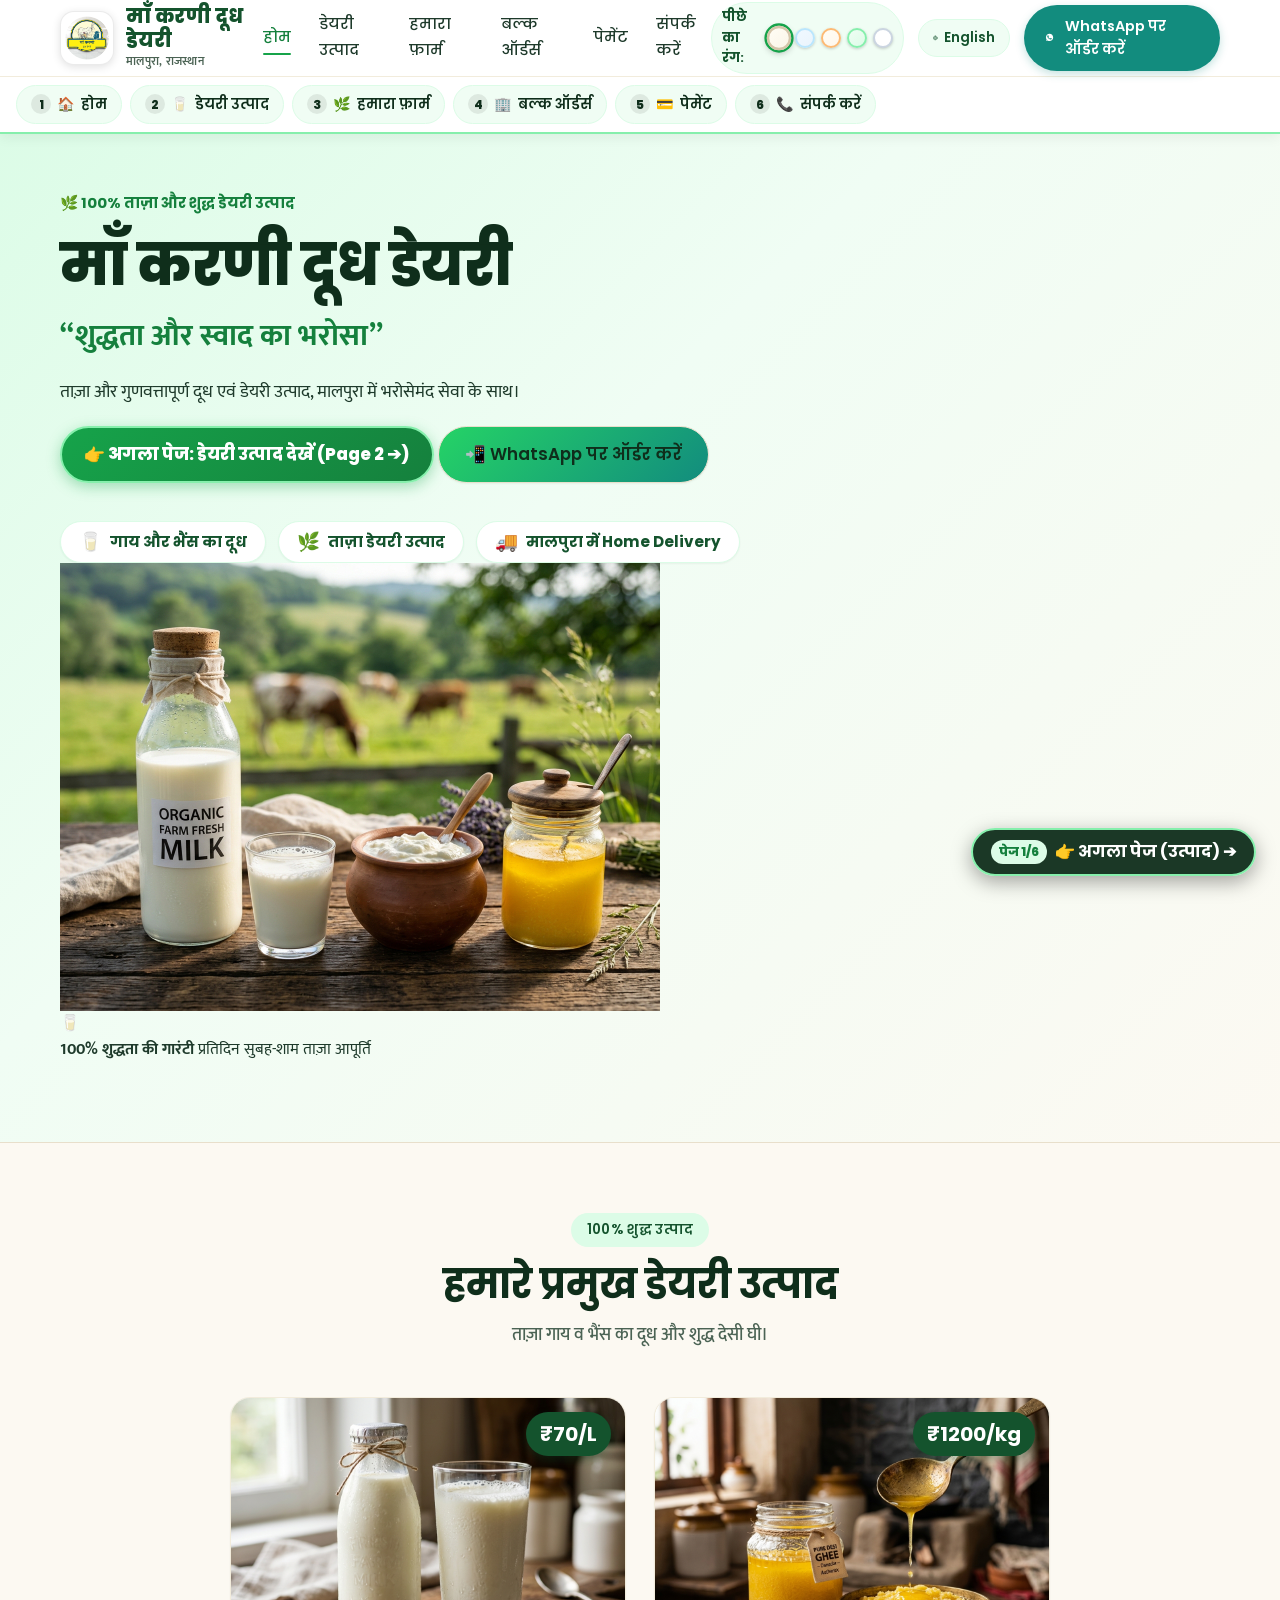
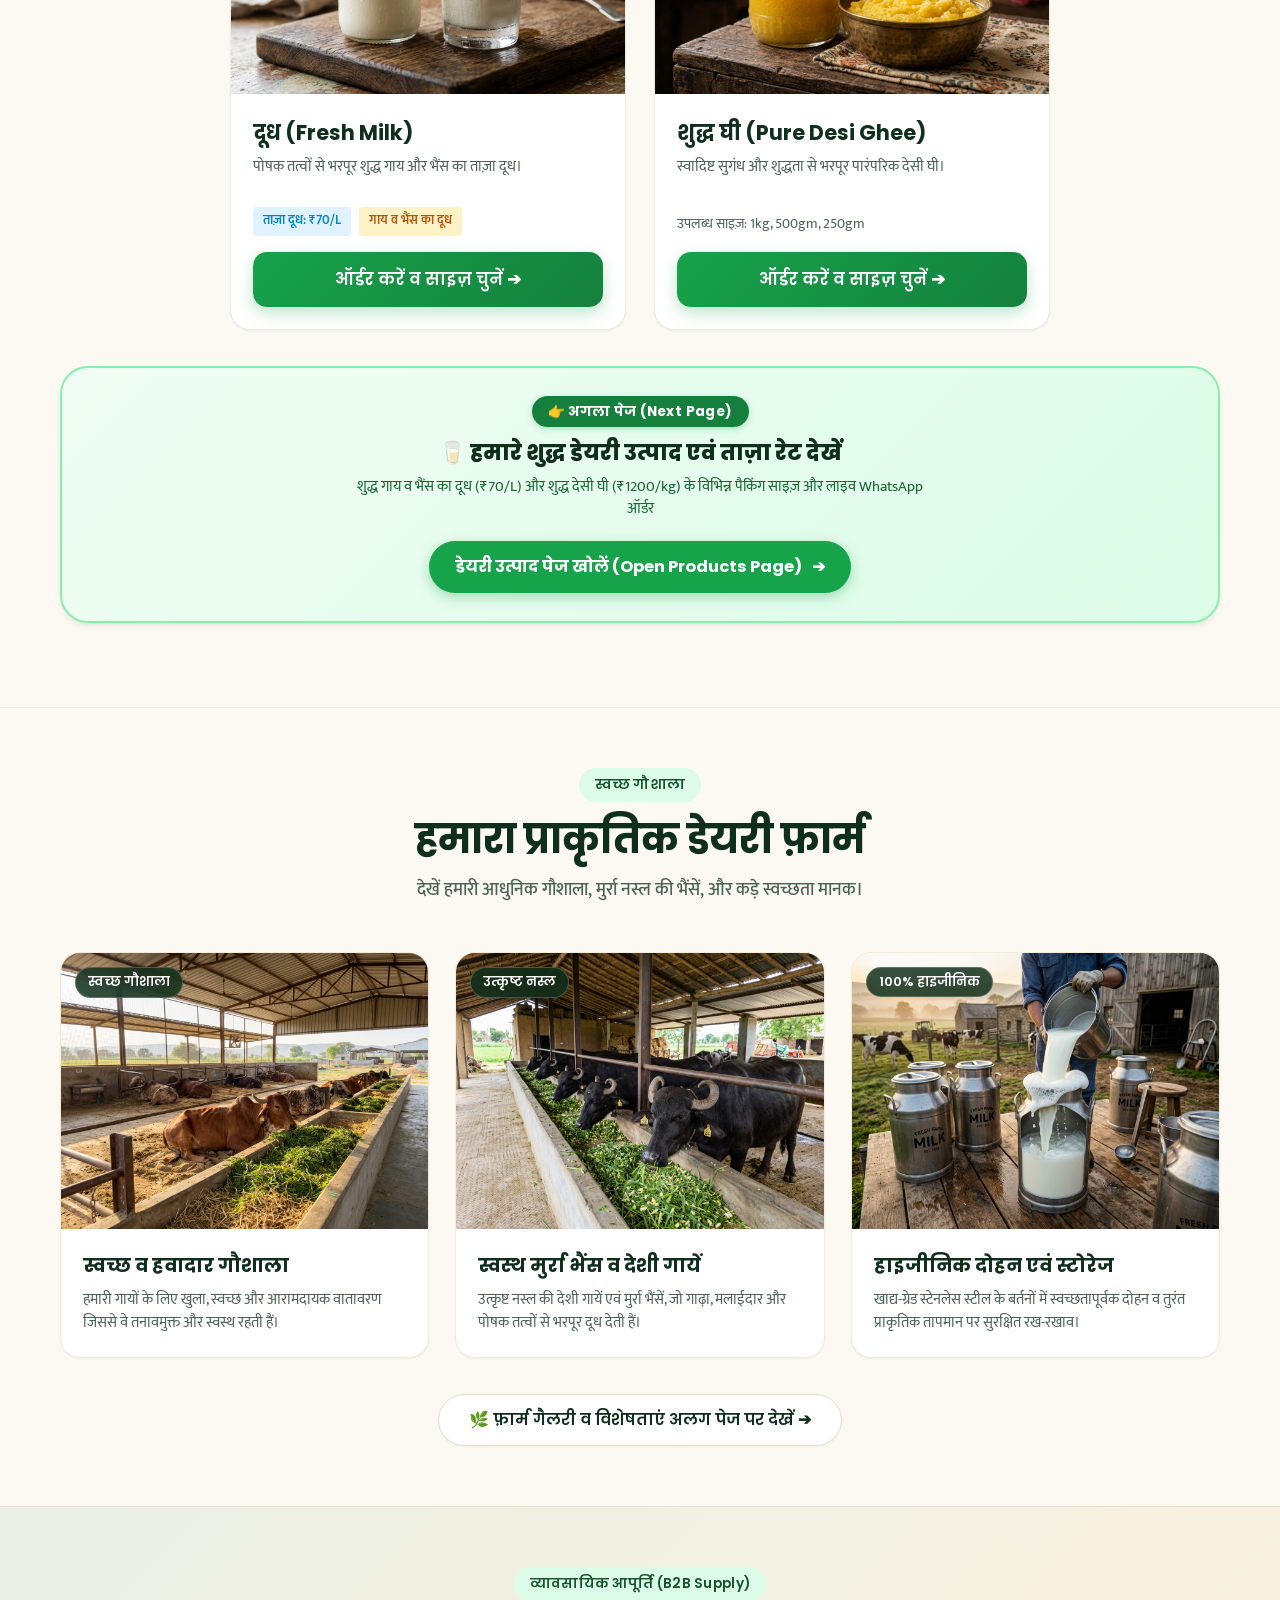
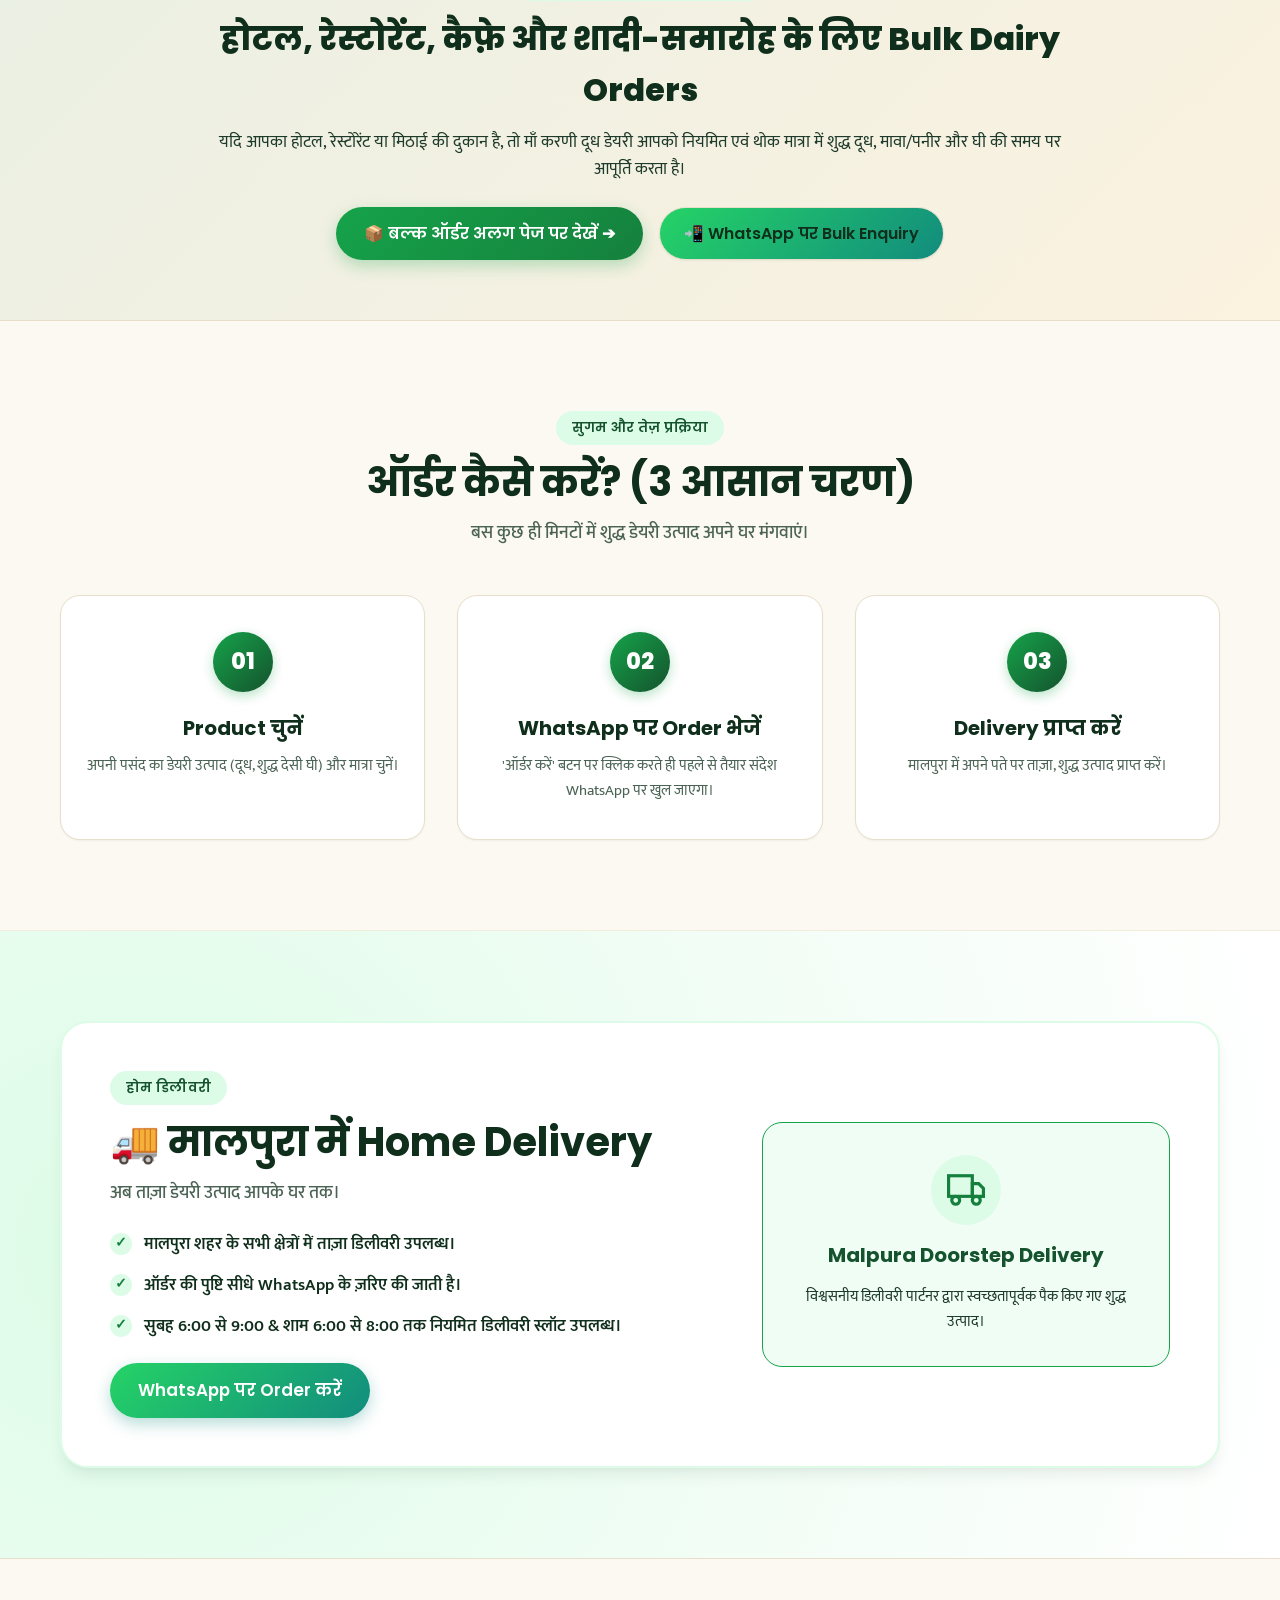
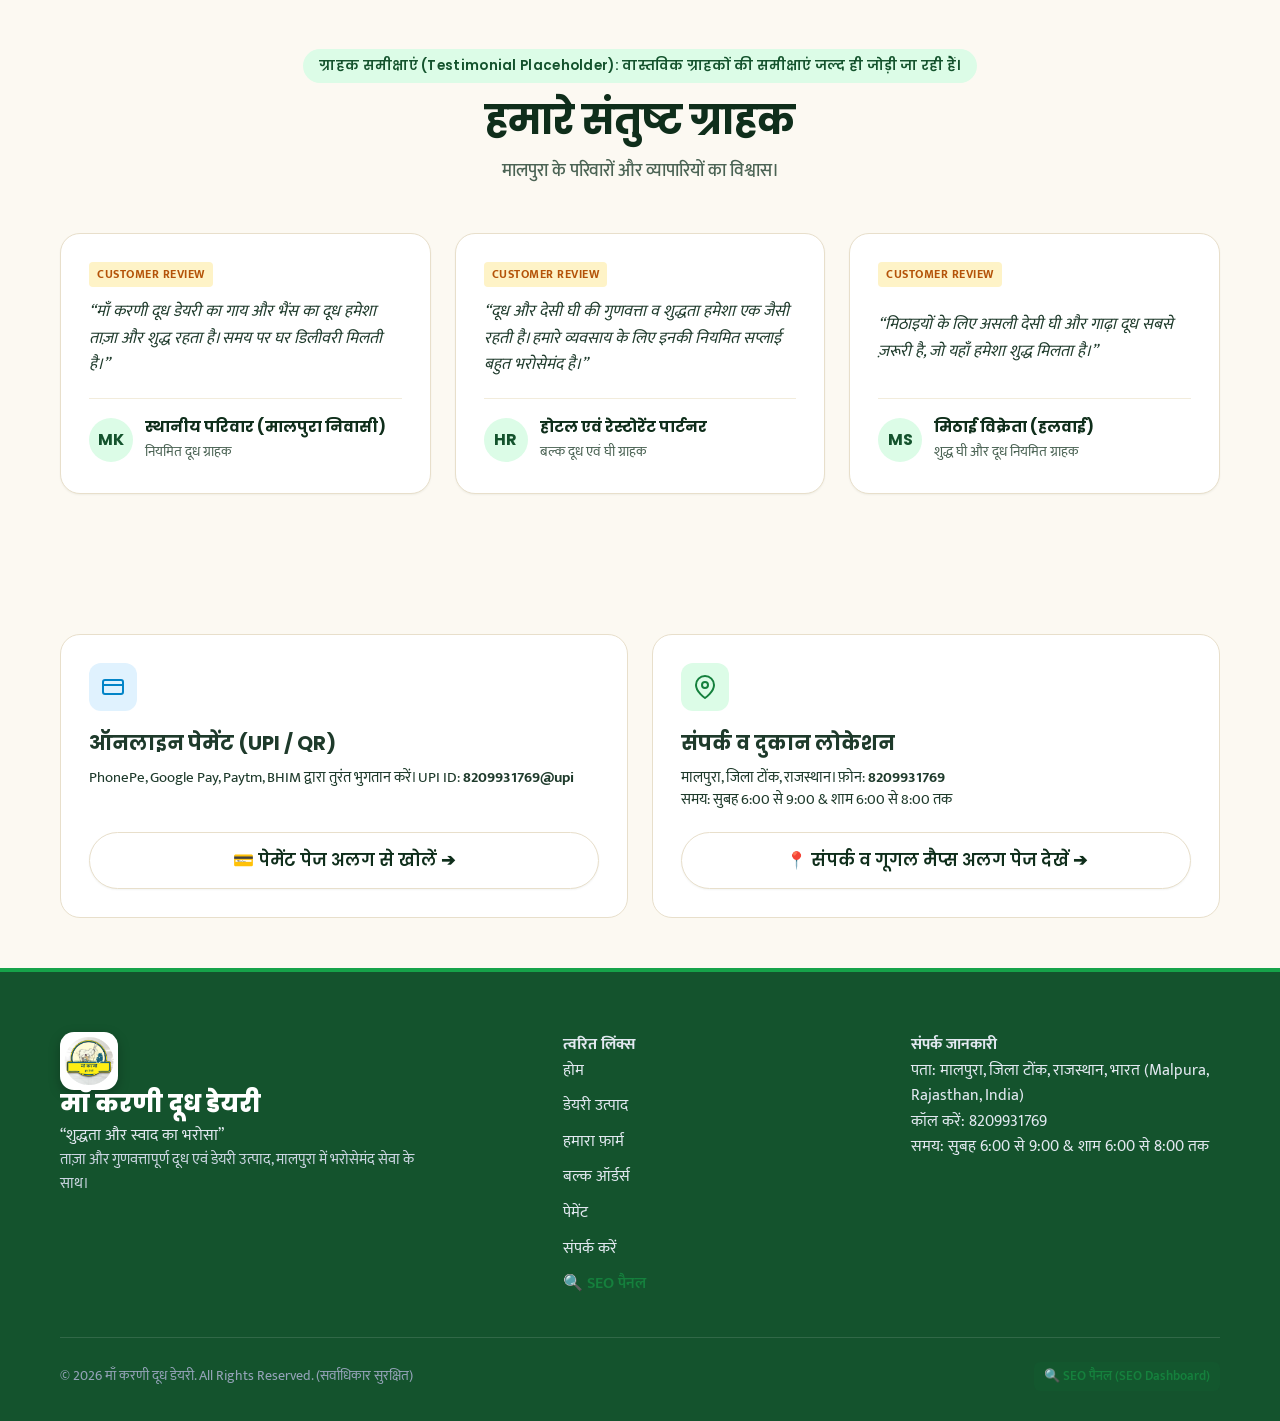
<file: index.html>
<!DOCTYPE html>
<html lang="hi" data-theme="green" data-bg="cream">
<head>
  <!-- Google Tag Manager -->
  <script>(function(w,d,s,l,i){w[l]=w[l]||[];w[l].push({'gtm.start':
  new Date().getTime(),event:'gtm.js'});var f=d.getElementsByTagName(s)[0],
  j=d.createElement(s),dl=l!='dataLayer'?'&l='+l:'';j.async=true;j.src=
  'https://www.googletagmanager.com/gtm.js?id='+i+dl;f.parentNode.insertBefore(j,f);
  })(window,document,'script','dataLayer','GTM-58JJ9RJL');</script>
  <!-- End Google Tag Manager -->
  <meta charset="UTF-8">
  <meta name="viewport" content="width=device-width, initial-scale=1.0">
  <title>माँ करणी दूध डेयरी - शुद्धता और स्वाद का भरोसा | Malpura, Rajasthan</title>
  
  <!-- SEO & Local Search Optimization -->
  <link rel="canonical" href="https://anandsingh100709-lgtm.github.io/maa-karni-dairy/">
  <meta name="description" content="माँ करणी दूध डेयरी मालपुरा - ताज़ा गाय व भैंस का दूध और शुद्ध देसी घी। मालपुरा शहर में होम डिलीवरी एवं होटल-मिठाई दुकानों के लिए थोक आपूर्ति।">
  <meta name="keywords" content="Dairy in Malpura, Milk delivery in Malpura, Fresh milk Malpura, Pure desi ghee Malpura, Ghee Malpura, Bulk dairy supplier Malpura, Tonk Rajasthan dairy">
  <meta name="author" content="माँ करणी दूध डेयरी">
  <meta name="theme-color" content="#15803D">

  <!-- Open Graph / Social Media -->
  <meta property="og:type" content="business.business">
  <meta property="og:title" content="माँ करणी दूध डेयरी - शुद्धता और स्वाद का भरोसा | Malpura, Rajasthan">
  <meta property="og:description" content="ताज़ा और गुणवत्तापूर्ण गाय व भैंस का दूध और शुद्ध देसी घी। मालपुरा में होम डिलीवरी एवं होटल-मिठाई दुकानों के लिए बल्क सप्लाई।">
  <meta property="og:url" content="https://maakarnidhari.in">
  <meta property="og:image" content="assets/images/hero-dairy.jpg">
  <meta property="og:locale" content="hi_IN">
  <meta property="og:locale:alternate" content="en_IN">

  <!-- Favicon / Brand Icon -->
  <link rel="icon" type="image/png" href="assets/images/logo.png">

  <!-- Google Fonts: Poppins (Heading) & Mukta (Body/Bilingual) -->
  <link rel="preconnect" href="https://fonts.googleapis.com">
  <link rel="preconnect" href="https://fonts.gstatic.com" crossorigin>
  <link href="https://fonts.googleapis.com/css2?family=Mukta:wght@400;500;600;700&family=Poppins:wght@400;500;600;700;800&display=swap" rel="stylesheet">

  <!-- Stylesheet -->
  <link rel="stylesheet" href="css/style.css?v=9">

  <!-- Schema.org Structured Data: LocalBusiness / DairyStore -->
  <script type="application/ld+json">
  {
    "@context": "https://schema.org",
    "@type": "DairyStore",
    "name": "Maa Karni Dairy",
    "image": "assets/images/hero-dairy.jpg",
    "telephone": "+918209931769",
    "url": "https://maakarnidhari.in",
    "address": {
      "@type": "PostalAddress",
      "addressLocality": "Malpura",
      "addressRegion": "Rajasthan",
      "addressCountry": "IN"
    },
    "geo": {
      "@type": "GeoCoordinates",
      "addressCountry": "IN"
    },
    "openingHoursSpecification": {
      "@type": "OpeningHoursSpecification",
      "dayOfWeek": [
        "Monday", "Tuesday", "Wednesday", "Thursday", "Friday", "Saturday", "Sunday"
      ],
      "opens": "06:00",
      "closes": "20:00"
    },
    "priceRange": "₹30 - ₹1200",
    "servesCuisine": "Fresh Dairy Products"
  }
  </script>

  <!-- Meta Pixel Code -->
  <script>
  !function(f,b,e,v,n,t,s)
  {if(f.fbq)return;n=f.fbq=function(){n.callMethod?
  n.callMethod.apply(n,arguments):n.queue.push(arguments)};
  if(!f._fbq)f._fbq=n;n.push=n;n.loaded=!0;n.version='2.0';
  n.queue=[];t=b.createElement(e);t.async=!0;
  t.src=v;s=b.getElementsByTagName(e)[0];
  s.parentNode.insertBefore(t,s)}(window, document,'script',
  'https://connect.facebook.net/en_US/fbevents.js');
  fbq('init', '2574935932945217');
  fbq('track', 'PageView');
  </script>
  <noscript><img height="1" width="1" style="display:none"
  src="https://www.facebook.com/tr?id=2574935932945217&ev=PageView&noscript=1"
  /></noscript>
  <!-- End Meta Pixel Code -->
</head>
<body>
  <!-- Google Tag Manager (noscript) -->
  <noscript><iframe src="https://www.googletagmanager.com/ns.html?id=GTM-58JJ9RJL"
  height="0" width="0" style="display:none;visibility:hidden"></iframe></noscript>
  <!-- End Google Tag Manager (noscript) -->

  <!-- Accessible Skip to Content Link -->
  <a href="#mainContent" class="skip-link">Skip to main content / मुख्य सामग्री पर जाएं</a>

  <!-- ==========================================================================
       Site Header & Navigation
       ========================================================================== -->
  <header class="site-header" role="banner">
    <div class="container navbar">
      <!-- Brand Logo -->
      <a href="index.html" class="brand-logo" aria-label="माँ करणी दूध डेयरी होम">
        <img src="assets/images/logo.png" alt="माँ करणी दूध डेयरी मालपुरा" class="brand-logo-img" width="54" height="54">
        <div class="brand-logo-text">
          <span class="brand-name-main" data-i18n="nav_brand_title">माँ करणी दूध डेयरी</span>
          <span class="brand-name-sub" data-i18n="nav_brand_sub">मालपुरा, राजस्थान</span>
        </div>
      </a>

      <!-- Desktop Nav Menu (Dedicated Pages Connected in One Place) -->
      <nav class="desktop-nav" aria-label="Main Navigation">
        <ul class="nav-menu">
          <li><a href="index.html" class="nav-link active" data-i18n="nav_home">होम</a></li>
          <li><a href="products.html" class="nav-link" data-i18n="nav_products">डेयरी उत्पाद</a></li>
          <li><a href="farm.html" class="nav-link" data-i18n="nav_farm">हमारा फ़ार्म</a></li>
          <li><a href="bulk.html" class="nav-link" data-i18n="nav_bulk">बल्क ऑर्डर्स</a></li>
          <li><a href="payment.html" class="nav-link" data-i18n="nav_payment">पेमेंट</a></li>
          <li><a href="contact.html" class="nav-link" data-i18n="nav_contact">संपर्क व लोकेशन</a></li>
        </ul>
      </nav>

      <!-- Nav Actions: Language Switcher, Theme Switcher & WhatsApp CTA -->
      <div class="nav-actions">
        <!-- Background Palette Switcher ("पीछे का रंग") -->
        <div class="theme-palette-wrap" role="group" aria-label="पीछे का रंग बदलें / Change Background Color">
          <span class="theme-palette-label" data-i18n="bg_color_label">पीछे का रंग:</span>
          <div class="bg-dots">
            <button type="button" class="bg-dot bg-dot-cream active" data-bg-set="cream" title="मलाईदार क्रीम (Milk Cream - Default)" aria-label="Milk Cream Background"></button>
            <button type="button" class="bg-dot bg-dot-blue" data-bg-set="blue" title="ताज़ा दूधिया नीला (Cool Milk Blue)" aria-label="Cool Milk Blue Background"></button>
            <button type="button" class="bg-dot bg-dot-saffron" data-bg-set="saffron" title="केसरिया मलाई (Saffron Cream)" aria-label="Saffron Cream Background"></button>
            <button type="button" class="bg-dot bg-dot-green" data-bg-set="green" title="फ़ार्म ग्रीन (Farm Green Tint)" aria-label="Farm Green Background"></button>
            <button type="button" class="bg-dot bg-dot-white" data-bg-set="white" title="शुद्ध सफ़ेद (Pure White)" aria-label="Pure White Background"></button>
          </div>
        </div>

        <!-- Language Switcher Button -->
        <button type="button" class="lang-toggle-btn" aria-label="Switch Language / भाषा बदलें">
          <svg viewBox="0 0 24 24" fill="none" stroke="currentColor" stroke-width="2" stroke-linecap="round" stroke-linejoin="round" aria-hidden="true">
            <circle cx="12" cy="12" r="10"></circle>
            <line x1="2" y1="12" x2="22" y2="12"></line>
            <path d="M12 2a15.3 15.3 0 0 1 4 10 15.3 15.3 0 0 1-4 10 15.3 15.3 0 0 1-4-10 15.3 15.3 0 0 1 4-10z"></path>
          </svg>
          <span class="lang-label">English</span>
        </button>

        <!-- WhatsApp Quick Header CTA -->
        <a href="#" class="btn-nav-whatsapp whatsapp-general-link" aria-label="WhatsApp पर ऑर्डर करें">
          <svg width="18" height="18" viewBox="0 0 24 24" fill="currentColor" aria-hidden="true">
            <path d="M12.031 6.172c-3.181 0-5.767 2.586-5.768 5.766-.001 1.298.38 2.27 1.019 3.287l-.582 2.128 2.182-.573c.978.58 1.911.928 3.145.929 3.178 0 5.767-2.587 5.768-5.766.001-3.187-2.575-5.771-5.764-5.771zm3.392 8.244c-.144.405-.837.774-1.17.824-.312.045-.694.072-2.115-.515-1.782-.736-2.924-2.548-3.013-2.667-.088-.119-.724-.963-.724-1.836 0-.872.458-1.303.621-1.48.163-.178.356-.222.474-.222.119 0 .237.002.34.007.108.005.253-.041.396.302.147.356.505 1.233.549 1.322.045.089.074.193.015.312-.059.119-.089.193-.178.297-.089.104-.187.233-.267.312-.089.089-.182.186-.078.365.104.178.461.761 1.006 1.246.702.626 1.292.82 1.47.894.178.074.282.059.386-.059.104-.119.445-.519.564-.697.119-.178.237-.149.396-.089.159.059 1.009.475 1.182.562.173.087.288.131.331.205.044.074.044.43-.1 1.007z"/>
          </svg>
          <span data-i18n="nav_cta_whatsapp">WhatsApp पर ऑर्डर करें</span>
        </a>

        <!-- Mobile Drawer Toggle Hamburger -->
        <button type="button" class="hamburger-btn" id="hamburgerBtn" aria-label="Open Navigation Menu" aria-expanded="false" aria-controls="mobileDrawer">
          <svg width="18" height="18" viewBox="0 0 24 24" fill="none" stroke="currentColor" stroke-width="2.5" stroke-linecap="round" stroke-linejoin="round" aria-hidden="true">
            <line x1="3" y1="12" x2="21" y2="12"></line>
            <line x1="3" y1="6" x2="21" y2="6"></line>
            <line x1="3" y1="18" x2="21" y2="18"></line>
          </svg>
          <span data-i18n="nav_menu_btn">मेनू</span>
        </button>
      </div>
    </div>

    <!-- Mobile Drawer (Dedicated Pages) -->
    <div class="mobile-drawer" id="mobileDrawer" role="dialog" aria-modal="true" aria-label="Mobile Navigation">
      <div class="mobile-drawer-brand">
        <img src="assets/images/logo.png" alt="माँ करणी दूध डेयरी Logo" class="mobile-drawer-logo" width="46" height="46">
        <div class="mobile-drawer-brand-text">
          <span class="mobile-drawer-title" data-i18n="nav_brand_title">माँ करणी दूध डेयरी</span>
          <span class="mobile-drawer-sub" data-i18n="nav_brand_sub">मालपुरा, राजस्थान</span>
        </div>
      </div>
      <ul class="mobile-nav-list">
        <li><a href="index.html" class="mobile-nav-link active" data-i18n="nav_home">होम</a></li>
        <li><a href="products.html" class="mobile-nav-link" data-i18n="nav_products">डेयरी उत्पाद</a></li>
        <li><a href="farm.html" class="mobile-nav-link" data-i18n="nav_farm">हमारा फ़ार्म</a></li>
        <li><a href="bulk.html" class="mobile-nav-link" data-i18n="nav_bulk">बल्क ऑर्डर्स</a></li>
        <li><a href="payment.html" class="mobile-nav-link" data-i18n="nav_payment">पेमेंट</a></li>
        <li><a href="contact.html" class="mobile-nav-link" data-i18n="nav_contact">संपर्क व लोकेशन</a></li>
      </ul>
      <div class="mobile-drawer-theme-wrap">
        <span class="theme-palette-label" data-i18n="bg_color_label">पीछे का रंग:</span>
        <div class="bg-dots">
          <button type="button" class="bg-dot bg-dot-cream active" data-bg-set="cream" title="मलाईदार क्रीम (Milk Cream)" aria-label="Milk Cream Background"></button>
          <button type="button" class="bg-dot bg-dot-blue" data-bg-set="blue" title="ताज़ा दूधिया नीला (Cool Milk Blue)" aria-label="Cool Milk Blue Background"></button>
          <button type="button" class="bg-dot bg-dot-saffron" data-bg-set="saffron" title="केसरिया मलाई (Saffron Cream)" aria-label="Saffron Cream Background"></button>
          <button type="button" class="bg-dot bg-dot-green" data-bg-set="green" title="फ़ार्म ग्रीन (Farm Green Tint)" aria-label="Farm Green Background"></button>
          <button type="button" class="bg-dot bg-dot-white" data-bg-set="white" title="शुद्ध सफ़ेद (Pure White)" aria-label="Pure White Background"></button>
        </div>
      </div>
    </div>
  </header>

  <!-- Quick Page Access Navigation Strip -->
  <nav class="page-nav-strip" aria-label="वेबसाइट पेज चुनें">
    <div class="page-nav-scroll-wrap">
      <div class="page-nav-track">
        <a href="index.html?v=9" class="page-nav-pill active"><span class="nav-pill-num">1</span> <span class="nav-pill-icon">🏠</span> <span data-i18n="nav_home">होम</span></a>
        <a href="products.html?v=9" class="page-nav-pill"><span class="nav-pill-num">2</span> <span class="nav-pill-icon">🥛</span> <span data-i18n="nav_products">डेयरी उत्पाद</span></a>
        <a href="farm.html?v=9" class="page-nav-pill"><span class="nav-pill-num">3</span> <span class="nav-pill-icon">🌿</span> <span data-i18n="nav_farm">हमारा फ़ार्म</span></a>
        <a href="bulk.html?v=9" class="page-nav-pill"><span class="nav-pill-num">4</span> <span class="nav-pill-icon">🏢</span> <span data-i18n="nav_bulk">बल्क ऑर्डर्स</span></a>
        <a href="payment.html?v=9" class="page-nav-pill"><span class="nav-pill-num">5</span> <span class="nav-pill-icon">💳</span> <span data-i18n="nav_payment">पेमेंट</span></a>
        <a href="contact.html?v=9" class="page-nav-pill"><span class="nav-pill-num">6</span> <span class="nav-pill-icon">📞</span> <span data-i18n="nav_contact">संपर्क व लोकेशन</span></a>
      </div>
    </div>
  </nav>

  <main id="mainContent">

    <!-- ========================================================================
         Hero Section
         ======================================================================== -->
    <section class="hero-section" id="home">
      <div class="container hero-layout">
        <!-- Hero Text Content -->
        <div class="hero-content">
          <div class="hero-badge" data-i18n="hero_badge">🌿 100% ताज़ा और शुद्ध डेयरी उत्पाद</div>
          <h1 class="hero-title" data-i18n="hero_title">माँ करणी दूध डेयरी</h1>
          <p class="hero-tagline" data-i18n="hero_tagline">“शुद्धता और स्वाद का भरोसा”</p>
          <p class="hero-desc" data-i18n="hero_desc">
            ताज़ा और गुणवत्तापूर्ण दूध एवं डेयरी उत्पाद, मालपुरा में भरोसेमंद सेवा के साथ।
          </p>

          <!-- Primary Hero Actions -->
          <div class="hero-actions">
            <a href="products.html?v=9" class="btn-primary btn-hero-next" data-i18n="hero_cta_next_page">
              👉 अगला पेज: डेयरी उत्पाद देखें (Page 2 ➔)
            </a>
            <a href="#" class="btn-secondary btn-whatsapp whatsapp-general-link" data-i18n="hero_cta_primary">
              <svg width="20" height="20" viewBox="0 0 24 24" fill="currentColor" aria-hidden="true">
                <path d="M12.031 6.172c-3.181 0-5.767 2.586-5.768 5.766-.001 1.298.38 2.27 1.019 3.287l-.582 2.128 2.182-.573c.978.58 1.911.928 3.145.929 3.178 0 5.767-2.587 5.768-5.766.001-3.187-2.575-5.771-5.764-5.771zm3.392 8.244c-.144.405-.837.774-1.17.824-.312.045-.694.072-2.115-.515-1.782-.736-2.924-2.548-3.013-2.667-.088-.119-.724-.963-.724-1.836 0-.872.458-1.303.621-1.48.163-.178.356-.222.474-.222.119 0 .237.002.34.007.108.005.253-.041.396.302.147.356.505 1.233.549 1.322.045.089.074.193.015.312-.059.119-.089.193-.178.297-.089.104-.187.233-.267.312-.089.089-.182.186-.078.365.104.178.461.761 1.006 1.246.702.626 1.292.82 1.47.894.178.074.282.059.386-.059.104-.119.445-.519.564-.697.119-.178.237-.149.396-.089.159.059 1.009.475 1.182.562.173.087.288.131.331.205.044.074.044.43-.1 1.007z"/>
              </svg>
              <span>📲 WhatsApp पर ऑर्डर करें</span>
            </a>
          </div>

          <!-- Quick Highlight Pills -->
          <div class="hero-features-row">
            <div class="hero-feature-pill">
              <span class="pill-icon">🥛</span>
              <span data-i18n="hero_feature_milk">गाय और भैंस का दूध</span>
            </div>
            <div class="hero-feature-pill">
              <span class="pill-icon">🌿</span>
              <span data-i18n="hero_feature_fresh">ताज़ा डेयरी उत्पाद</span>
            </div>
            <div class="hero-feature-pill">
              <span class="pill-icon">🚚</span>
              <span data-i18n="hero_feature_delivery">मालपुरा में Home Delivery</span>
            </div>
          </div>
        </div>

        <!-- Hero Media / Visual Card -->
        <div class="hero-media">
          <div class="hero-image-card">
            <img src="assets/images/hero-dairy.jpg" alt="माँ करणी दूध डेयरी - ताज़ा गाय और भैंस का दूध मालपुरा" width="600" height="420" priority>
            <div class="hero-media-badge">
              <div class="badge-icon" aria-hidden="true">🥛</div>
              <div class="badge-content">
                <strong>100% शुद्धता की गारंटी</strong>
                <span>प्रतिदिन सुबह-शाम ताज़ा आपूर्ति</span>
              </div>
            </div>
          </div>
        </div>
      </div>
    </section>

    <!-- ========================================================================
         Featured Products Section (Linked to products.html)
         ======================================================================== -->
    <section class="products-section" style="padding: 70px 0 60px;">
      <div class="container">
        <div class="section-header">
          <div class="section-tag" data-i18n="home_products_preview_tag">100% शुद्ध उत्पाद</div>
          <h2 class="section-title" data-i18n="home_products_preview_title">हमारे प्रमुख डेयरी उत्पाद</h2>
          <p class="section-subtitle" data-i18n="home_products_preview_desc">
            ताज़ा गाय व भैंस का दूध और शुद्ध देसी घी।
          </p>
        </div>

        <!-- Product Cards Grid -->
        <div class="products-grid" style="max-width: 820px; margin: 0 auto;">
          <!-- Card 1: Milk -->
          <article class="product-card">
            <div class="product-image-wrap">
              <span class="product-price-badge">₹70/L</span>
              <img src="assets/images/milk.jpg" alt="Fresh Cow and Buffalo Milk Malpura" width="360" height="270" loading="lazy">
            </div>
            <div class="product-info">
              <h3 class="product-title" data-i18n="product_milk_title">दूध (Fresh Milk)</h3>
              <p class="product-desc" data-i18n="product_milk_desc">पोषक तत्वों से भरपूर शुद्ध गाय और भैंस का ताज़ा दूध।</p>
              <div style="display: flex; gap: 8px; margin: 12px 0 16px;">
                <span class="milk-badge" style="padding: 4px 10px; font-size: 0.8rem; border-radius: 4px; background: #e0f2fe; color: #0284c7; font-weight: 600;">ताज़ा दूध: ₹70/L</span>
                <span class="milk-badge" style="padding: 4px 10px; font-size: 0.8rem; border-radius: 4px; background: #fef3c7; color: #b45309; font-weight: 600;">गाय व भैंस का दूध</span>
              </div>
              <a href="products.html?v=9#card-milk" class="btn btn-primary" style="width: 100%; border-radius: var(--radius-md); text-align: center;">
                ऑर्डर करें व साइज़ चुनें ➔
              </a>
            </div>
          </article>

          <!-- Card 2: Desi Ghee -->
          <article class="product-card">
            <div class="product-image-wrap">
              <span class="product-price-badge">₹1200/kg</span>
              <img src="assets/images/ghee.jpg" alt="Pure Desi Ghee Malpura" width="360" height="270" loading="lazy">
            </div>
            <div class="product-info">
              <h3 class="product-title" data-i18n="product_ghee_title">शुद्ध घी (Pure Desi Ghee)</h3>
              <p class="product-desc" data-i18n="product_ghee_desc">स्वादिष्ट सुगंध और शुद्धता से भरपूर पारंपरिक देसी घी।</p>
              <div style="margin: 12px 0 16px; font-size: 0.85rem; color: var(--color-text-muted);">
                उपलब्ध साइज़: 1kg, 500gm, 250gm
              </div>
              <a href="products.html?v=9#card-ghee" class="btn btn-primary" style="width: 100%; border-radius: var(--radius-md); text-align: center;">
                ऑर्डर करें व साइज़ चुनें ➔
              </a>
            </div>
          </article>
        </div>

        <!-- Next Page Card to Products -->
        <div class="next-page-card">
          <span class="next-page-badge">👉 अगला पेज (Next Page)</span>
          <h3 class="next-page-title">🥛 हमारे शुद्ध डेयरी उत्पाद एवं ताज़ा रेट देखें</h3>
          <p class="next-page-desc">शुद्ध गाय व भैंस का दूध (₹70/L) और शुद्ध देसी घी (₹1200/kg) के विभिन्न पैकिंग साइज़ और लाइव WhatsApp ऑर्डर</p>
          <a href="products.html?v=9" class="btn-next-page-cta">
            <span>डेयरी उत्पाद पेज खोलें (Open Products Page)</span> ➔
          </a>
        </div>
      </div>
    </section>

    <!-- ========================================================================
         Farm Section Preview (Linked to farm.html)
         ======================================================================== -->
    <section class="farm-section" style="padding: 60px 0;">
      <div class="container">
        <div class="section-header">
          <div class="section-tag" data-i18n="home_farm_preview_tag">स्वच्छ गौशाला</div>
          <h2 class="section-title" data-i18n="home_farm_preview_title">हमारा प्राकृतिक डेयरी फ़ार्म</h2>
          <p class="section-subtitle" data-i18n="home_farm_preview_desc">
            देखें हमारी आधुनिक गौशाला, मुर्रा नस्ल की भैंसें, और कड़े स्वच्छता मानक।
          </p>
        </div>

        <div class="farm-grid" style="grid-template-columns: repeat(auto-fit, minmax(280px, 1fr));">
          <!-- Farm Preview 1: Cow Shed -->
          <article class="farm-card">
            <div class="farm-image-wrap">
              <img src="assets/images/farm-cows.jpg" alt="Maa Karni Dairy Cow Shed Malpura" loading="lazy" width="600" height="450">
              <span class="farm-badge-overlay">स्वच्छ गौशाला</span>
            </div>
            <div class="farm-card-content">
              <h3 class="farm-card-title" data-i18n="farm_1_title">स्वच्छ व हवादार गौशाला</h3>
              <p class="farm-card-desc" data-i18n="farm_1_desc">हमारी गायों के लिए खुला, स्वच्छ और आरामदायक वातावरण जिससे वे तनावमुक्त और स्वस्थ रहती हैं।</p>
            </div>
          </article>

          <!-- Farm Preview 2: Buffalo Care -->
          <article class="farm-card">
            <div class="farm-image-wrap">
              <img src="assets/images/farm-buffaloes.jpg" alt="Murrah Buffaloes Malpura" loading="lazy" width="600" height="450">
              <span class="farm-badge-overlay">उत्कृष्ट नस्ल</span>
            </div>
            <div class="farm-card-content">
              <h3 class="farm-card-title" data-i18n="farm_2_title">स्वस्थ मुर्रा भैंस व देशी गायें</h3>
              <p class="farm-card-desc" data-i18n="farm_2_desc">उत्कृष्ट नस्ल की देशी गायें एवं मुर्रा भैंसें, जो गाढ़ा, मलाईदार और पोषक तत्वों से भरपूर दूध देती हैं।</p>
            </div>
          </article>

          <!-- Farm Preview 3: Hygienic Milking -->
          <article class="farm-card">
            <div class="farm-image-wrap">
              <img src="assets/images/farm-milking.jpg" alt="Hygienic Milking Cans" loading="lazy" width="600" height="450">
              <span class="farm-badge-overlay">100% हाइजीनिक</span>
            </div>
            <div class="farm-card-content">
              <h3 class="farm-card-title" data-i18n="farm_3_title">हाइजीनिक दोहन एवं स्टोरेज</h3>
              <p class="farm-card-desc" data-i18n="farm_3_desc">खाद्य-ग्रेड स्टेनलेस स्टील के बर्तनों में स्वच्छतापूर्वक दोहन व तुरंत प्राकृतिक तापमान पर सुरक्षित रख-रखाव।</p>
            </div>
          </article>
        </div>

        <!-- Big View Farm CTA -->
        <div style="margin-top: 36px; text-align: center;">
          <a href="farm.html" class="btn btn-secondary" style="font-size: 1rem; padding: 12px 30px; border-radius: var(--radius-full);">
            🌿 फ़ार्म गैलरी व विशेषताएं अलग पेज पर देखें ➔
          </a>
        </div>
      </div>
    </section>

    <!-- ========================================================================
         Bulk Orders Teaser Banner (Linked to bulk.html)
         ======================================================================== -->
    <section style="padding: 60px 0; background: linear-gradient(135deg, rgba(21, 128, 61, 0.08) 0%, rgba(245, 158, 11, 0.08) 100%); border-top: 1px solid var(--color-border); border-bottom: 1px solid var(--color-border);">
      <div class="container">
        <div style="max-width: 850px; margin: 0 auto; text-align: center;">
          <div class="section-tag" data-i18n="bulk_badge">व्यावसायिक आपूर्ति (B2B Supply)</div>
          <h2 style="font-family: var(--font-heading); font-size: 2rem; font-weight: 800; color: var(--color-text-main); margin-bottom: 14px;">
            होटल, रेस्टोरेंट, कैफ़े और शादी-समारोह के लिए Bulk Dairy Orders
          </h2>
          <p style="font-size: 1.05rem; color: var(--color-text-body); line-height: 1.6; margin-bottom: 24px;">
            यदि आपका होटल, रेस्टोरेंट या मिठाई की दुकान है, तो माँ करणी दूध डेयरी आपको नियमित एवं थोक मात्रा में शुद्ध दूध, मावा/पनीर और घी की समय पर आपूर्ति करता है।
          </p>
          <div style="display: flex; gap: 16px; justify-content: center; flex-wrap: wrap;">
            <a href="bulk.html" class="btn-primary" style="font-size: 1rem; padding: 13px 28px; border-radius: var(--radius-full);">
              📦 बल्क ऑर्डर अलग पेज पर देखें ➔
            </a>
            <a href="#" class="btn-secondary btn-whatsapp whatsapp-bulk-link" style="font-size: 1rem; padding: 13px 24px; border-radius: var(--radius-full);">
              📲 WhatsApp पर Bulk Enquiry
            </a>
          </div>
        </div>
      </div>
    </section>

    <!-- ========================================================================
         How To Order Section (3 Steps)
         ======================================================================== -->
    <section class="steps-section" id="howToOrder">
      <div class="container">
        <div class="section-header">
          <div class="section-tag">सुगम और तेज़ प्रक्रिया</div>
          <h2 class="section-title" data-i18n="steps_heading">ऑर्डर कैसे करें? (3 आसान चरण)</h2>
          <p class="section-subtitle" data-i18n="steps_subheading">बस कुछ ही मिनटों में शुद्ध डेयरी उत्पाद अपने घर मंगवाएं।</p>
        </div>

        <div class="steps-grid">
          <!-- Step 1 -->
          <div class="step-card">
            <div class="step-number" data-i18n="step_1_num">01</div>
            <h3 class="step-title" data-i18n="step_1_title">Product चुनें</h3>
            <p class="step-desc" data-i18n="step_1_desc">अपनी पसंद का डेयरी उत्पाद (दूध, दही, घी, पनीर, छाछ) और मात्रा चुनें।</p>
          </div>

          <!-- Step 2 -->
          <div class="step-card">
            <div class="step-number" data-i18n="step_2_num">02</div>
            <h3 class="step-title" data-i18n="step_2_title">WhatsApp पर Order भेजें</h3>
            <p class="step-desc" data-i18n="step_2_desc">'ऑर्डर करें' बटन पर क्लिक करते ही पहले से तैयार संदेश WhatsApp पर खुल जाएगा।</p>
          </div>

          <!-- Step 3 -->
          <div class="step-card">
            <div class="step-number" data-i18n="step_3_num">03</div>
            <h3 class="step-title" data-i18n="step_3_title">Delivery प्राप्त करें</h3>
            <p class="step-desc" data-i18n="step_3_desc">मालपुरा में अपने पते पर ताज़ा, शुद्ध उत्पाद प्राप्त करें।</p>
          </div>
        </div>
      </div>
    </section>

    <!-- ========================================================================
         Home Delivery Section
         ======================================================================== -->
    <section class="delivery-section" id="delivery">
      <div class="container">
        <div class="delivery-box">
          <div>
            <div class="section-tag" data-i18n="nav_delivery">सुविधाजनक होम डिलीवरी</div>
            <h2 class="section-title" style="text-align: left;" data-i18n="delivery_heading">🚚 मालपुरा में Home Delivery</h2>
            <p class="section-subtitle" style="text-align: left;" data-i18n="delivery_subheading">अब ताज़ा डेयरी उत्पाद आपके घर तक।</p>

            <ul class="delivery-features-list">
              <li class="delivery-feature-item">
                <span class="delivery-bullet-icon">✓</span>
                <span data-i18n="delivery_point_1">मालपुरा शहर के सभी क्षेत्रों में ताज़ा डिलीवरी उपलब्ध।</span>
              </li>
              <li class="delivery-feature-item">
                <span class="delivery-bullet-icon">✓</span>
                <span data-i18n="delivery_point_2">ऑर्डर की पुष्टि सीधे WhatsApp के ज़रिए की जाती है।</span>
              </li>
              <li class="delivery-feature-item">
                <span class="delivery-bullet-icon">✓</span>
                <span data-i18n="delivery_point_3">सुबह 6:00 से 9:00 & शाम 6:00 से 8:00 तक नियमित डिलीवरी स्लॉट उपलब्ध।</span>
              </li>
            </ul>

            <a href="#" class="btn-primary btn-whatsapp whatsapp-general-link" data-i18n="delivery_cta">
              WhatsApp पर Order करें
            </a>
          </div>

          <div class="delivery-badge-card">
            <div class="delivery-icon-big" aria-hidden="true">
              <svg viewBox="0 0 24 24" fill="none" stroke="currentColor" stroke-width="2">
                <rect x="1" y="3" width="15" height="13"></rect>
                <polygon points="16 8 20 8 23 11 23 16 16 16 8"></polygon>
                <circle cx="5.5" cy="18.5" r="2.5"></circle>
                <circle cx="18.5" cy="18.5" r="2.5"></circle>
              </svg>
            </div>
            <h3 style="font-family: var(--font-heading); font-size: 1.25rem; font-weight: 700; color: var(--color-primary-deep);">
              Malpura Doorstep Delivery
            </h3>
            <p style="font-size: 0.95rem; color: var(--color-text-body);">
              विश्वसनीय डिलीवरी पार्टनर द्वारा स्वच्छतापूर्वक पैक किए गए शुद्ध उत्पाद।
            </p>
          </div>
        </div>
      </div>
    </section>

    <!-- ========================================================================
         Customer Reviews / Testimonials Section
         ======================================================================== -->
    <section class="reviews-section" id="reviews">
      <div class="container">
        <div class="section-header">
          <div class="section-tag" data-i18n="reviews_placeholder_notice">ग्राहक समीक्षाएं (Testimonial Placeholder)</div>
          <h2 class="section-title" data-i18n="reviews_heading">हमारे संतुष्ट ग्राहक</h2>
          <p class="section-subtitle" data-i18n="reviews_subheading">मालपुरा के परिवारों और व्यापारियों का विश्वास।</p>
        </div>

        <div class="reviews-grid">
          <!-- Review 1 -->
          <div class="review-card">
            <span class="review-placeholder-tag">Customer Review</span>
            <p class="review-text" data-i18n="review_1_text">
              “माँ करणी दूध डेयरी का गाय और भैंस का दूध हमेशा ताज़ा और शुद्ध रहता है। समय पर घर डिलीवरी मिलती है।”
            </p>
            <div class="review-author">
              <div class="review-avatar" aria-hidden="true">MK</div>
              <div>
                <h4 class="author-name" data-i18n="review_1_name">स्थानीय परिवार (मालपुरा निवासी)</h4>
                <span class="author-role" data-i18n="review_1_role">नियमित दूध ग्राहक</span>
              </div>
            </div>
          </div>

          <!-- Review 2 -->
          <div class="review-card">
            <span class="review-placeholder-tag">Customer Review</span>
            <p class="review-text" data-i18n="review_2_text">
              “इनका पनीर बहुत ही मुलायम और शुद्ध है। रेस्टोरेंट के लिए नियमित बल्क सप्लाई बहुत भरोसेमंद है।”
            </p>
            <div class="review-author">
              <div class="review-avatar" aria-hidden="true">HR</div>
              <div>
                <h4 class="author-name" data-i18n="review_2_name">होटल एवं रेस्टोरेंट पार्टनर</h4>
                <span class="author-role" data-i18n="review_2_role">बल्क पनीर और दूध ग्राहक</span>
              </div>
            </div>
          </div>

          <!-- Review 3 -->
          <div class="review-card">
            <span class="review-placeholder-tag">Customer Review</span>
            <p class="review-text" data-i18n="review_3_text">
              “मिठाइयों के लिए असली देसी घी और गाढ़ा दूध सबसे ज़रूरी है, जो यहाँ हमेशा शुद्ध मिलता है।”
            </p>
            <div class="review-author">
              <div class="review-avatar" aria-hidden="true">MS</div>
              <div>
                <h4 class="author-name" data-i18n="review_3_name">मिठाई विक्रेता (हलवाई)</h4>
                <span class="author-role" data-i18n="review_3_role">शुद्ध घी और दूध नियमित ग्राहक</span>
              </div>
            </div>
          </div>
        </div>
      </div>
    </section>

    <!-- ========================================================================
         Quick Payment & Contact Cards Row (Linked to payment.html & contact.html)
         ======================================================================== -->
    <section style="padding: 50px 0; background-color: var(--color-bg);">
      <div class="container">
        <div style="display: grid; grid-template-columns: repeat(auto-fit, minmax(280px, 1fr)); gap: 24px;">
          <!-- Payment Card Quick -->
          <div style="background: var(--color-surface, #ffffff); border: 1px solid var(--color-border); border-radius: var(--radius-lg); padding: 28px; display: flex; flex-direction: column; align-items: flex-start;">
            <div style="width: 48px; height: 48px; border-radius: 12px; background: #e0f2fe; color: #0284c7; display: flex; align-items: center; justify-content: center; margin-bottom: 16px;">
              <svg width="24" height="24" viewBox="0 0 24 24" fill="none" stroke="currentColor" stroke-width="2">
                <rect x="2" y="5" width="20" height="14" rx="2"></rect>
                <line x1="2" y1="10" x2="22" y2="10"></line>
              </svg>
            </div>
            <h3 style="font-family: var(--font-heading); font-size: 1.25rem; font-weight: 700; margin-bottom: 8px;">ऑनलाइन पेमेंट (UPI / QR)</h3>
            <p style="font-size: 0.95rem; color: var(--color-text-body); margin-bottom: 20px; line-height: 1.5;">
              PhonePe, Google Pay, Paytm, BHIM द्वारा तुरंत भुगतान करें। UPI ID: <strong>8209931769@upi</strong>
            </p>
            <a href="payment.html" class="btn btn-secondary" style="margin-top: auto; border-radius: var(--radius-full); width: 100%; text-align: center;">
              💳 पेमेंट पेज अलग से खोलें ➔
            </a>
          </div>

          <!-- Contact & Location Card Quick -->
          <div style="background: var(--color-surface, #ffffff); border: 1px solid var(--color-border); border-radius: var(--radius-lg); padding: 28px; display: flex; flex-direction: column; align-items: flex-start;">
            <div style="width: 48px; height: 48px; border-radius: 12px; background: #dcfce7; color: #15803D; display: flex; align-items: center; justify-content: center; margin-bottom: 16px;">
              <svg width="24" height="24" viewBox="0 0 24 24" fill="none" stroke="currentColor" stroke-width="2">
                <path d="M21 10c0 7-9 13-9 13s-9-6-9-13a9 9 0 0 1 18 0z"></path>
                <circle cx="12" cy="10" r="3"></circle>
              </svg>
            </div>
            <h3 style="font-family: var(--font-heading); font-size: 1.25rem; font-weight: 700; margin-bottom: 8px;">संपर्क व दुकान लोकेशन</h3>
            <p style="font-size: 0.95rem; color: var(--color-text-body); margin-bottom: 20px; line-height: 1.5;">
              मालपुरा, जिला टोंक, राजस्थान। फ़ोन: <strong>8209931769</strong><br>समय: सुबह 6:00 से 9:00 & शाम 6:00 से 8:00 तक
            </p>
            <a href="contact.html" class="btn btn-secondary" style="margin-top: auto; border-radius: var(--radius-full); width: 100%; text-align: center;">
              📍 संपर्क व गूगल मैप्स अलग पेज देखें ➔
            </a>
          </div>
        </div>
      </div>
    </section>

  </main>

  <!-- ========================================================================
       Site Footer
       ======================================================================== -->
  <footer class="site-footer" role="contentinfo">
    <div class="container">
      <div class="footer-grid">
        <!-- Brand Column -->
        <div class="footer-brand">
          <div class="footer-logo-row">
            <img src="assets/images/logo.png" alt="माँ करणी दूध डेयरी Logo" class="footer-logo-img" width="50" height="50">
            <div class="footer-brand-title" data-i18n="nav_brand_title">माँ करणी दूध डेयरी</div>
          </div>
          <div class="footer-brand-tagline" data-i18n="footer_tagline">“शुद्धता और स्वाद का भरोसा”</div>
          <p class="footer-desc" data-i18n="hero_desc">
            ताज़ा और गुणवत्तापूर्ण दूध एवं डेयरी उत्पाद, मालपुरा में भरोसेमंद सेवा के साथ।
          </p>
        </div>

        <!-- Dedicated Page Navigation Links -->
        <div class="footer-col">
          <h4 class="footer-heading" data-i18n="footer_quick_links">त्वरित लिंक्स</h4>
          <ul class="footer-links-list">
            <li><a href="index.html" data-i18n="nav_home">होम</a></li>
            <li><a href="products.html" data-i18n="nav_products">डेयरी उत्पाद</a></li>
            <li><a href="farm.html" data-i18n="nav_farm">हमारा फ़ार्म</a></li>
            <li><a href="bulk.html" data-i18n="nav_bulk">बल्क ऑर्डर्स</a></li>
            <li><a href="payment.html" data-i18n="nav_payment">पेमेंट</a></li>
            <li><a href="contact.html" data-i18n="nav_contact">संपर्क व लोकेशन</a></li>
            <li><a href="seo-panel.html" style="color: #15803d; font-weight: 600;">🔍 SEO पैनल</a></li>
          </ul>
        </div>

        <!-- Contact Info Column -->
        <div class="footer-col">
          <h4 class="footer-heading" data-i18n="footer_contact_info">संपर्क जानकारी</h4>
          <div class="footer-contact-item">
            <span class="footer-contact-label" data-i18n="contact_loc_label">पता:</span>
            <span data-i18n="location_address">मालपुरा, जिला टोंक, राजस्थान, भारत</span>
          </div>
          <div class="footer-contact-item">
            <span class="footer-contact-label" data-i18n="contact_call_label">फ़ोन:</span>
            <a href="tel:+918209931769" class="phone-call-link" data-config="PHONE_NUMBER">8209931769</a>
          </div>
          <div class="footer-contact-item">
            <span class="footer-contact-label" data-i18n="footer_timing_label">समय:</span>
            <span data-i18n="footer_timing_value">सुबह 6:00 से 9:00 & शाम 6:00 से 8:00 तक</span>
          </div>
        </div>
      </div>

      <!-- Copyright Bar -->
      <div class="footer-bottom" style="display: flex; justify-content: space-between; align-items: center; flex-wrap: wrap; gap: 10px;">
        <p class="copyright" data-i18n="footer_rights">© 2026 माँ करणी दूध डेयरी. All Rights Reserved.</p>
        <a href="seo-panel.html" style="font-size: 0.82rem; color: #15803d; text-decoration: none; display: inline-flex; align-items: center; gap: 4px; padding: 4px 10px; border-radius: 6px; background: rgba(21,128,61,0.08); font-weight: 600;">
          <span>🔍 SEO पैनल (SEO Dashboard)</span>
        </a>
      </div>
    </div>
  </footer>

  <!-- ========================================================================
       Mobile Bottom App Navigation Bar (Always Visible on Mobile)
       ======================================================================== -->
  <nav class="mobile-bottom-app-bar" aria-label="Mobile Navigation Bar">
    <a href="index.html" class="bottom-tab active">
      <span class="bottom-tab-icon">🏠</span>
      <span class="bottom-tab-label" data-i18n="nav_home">होम</span>
    </a>
    <a href="products.html" class="bottom-tab">
      <span class="bottom-tab-icon">🥛</span>
      <span class="bottom-tab-label" data-i18n="nav_products">उत्पाद</span>
    </a>
    <a href="farm.html" class="bottom-tab">
      <span class="bottom-tab-icon">🌿</span>
      <span class="bottom-tab-label" data-i18n="nav_farm">फ़ार्म</span>
    </a>
    <a href="bulk.html" class="bottom-tab">
      <span class="bottom-tab-icon">🏢</span>
      <span class="bottom-tab-label" data-i18n="nav_bulk">थोक</span>
    </a>
    <a href="payment.html" class="bottom-tab">
      <span class="bottom-tab-icon">💳</span>
      <span class="bottom-tab-label" data-i18n="nav_payment">पेमेंट</span>
    </a>
    <a href="contact.html" class="bottom-tab">
      <span class="bottom-tab-icon">📞</span>
      <span class="bottom-tab-label" data-i18n="nav_contact">संपर्क</span>
    </a>
  </nav>

  <!-- Floating Persistent Next Page Button -->
  <div class="floating-page-nav" id="floatingPageNav">
    <span class="float-page-tag">पेज 1/6</span>
    <a href="products.html?v=9">👉 अगला पेज (उत्पाद) ➔</a>
  </div>

  <!-- Live Toast Notification Element -->
  <div class="toast-notice" id="toastNotice" role="status" aria-live="polite"></div>

  <!-- JavaScript Modules -->
  <script src="js/config.js?v=9"></script>
  <script src="js/translations.js?v=9"></script>
  <script src="js/app.js?v=9"></script>
</body>
</html>
</file>
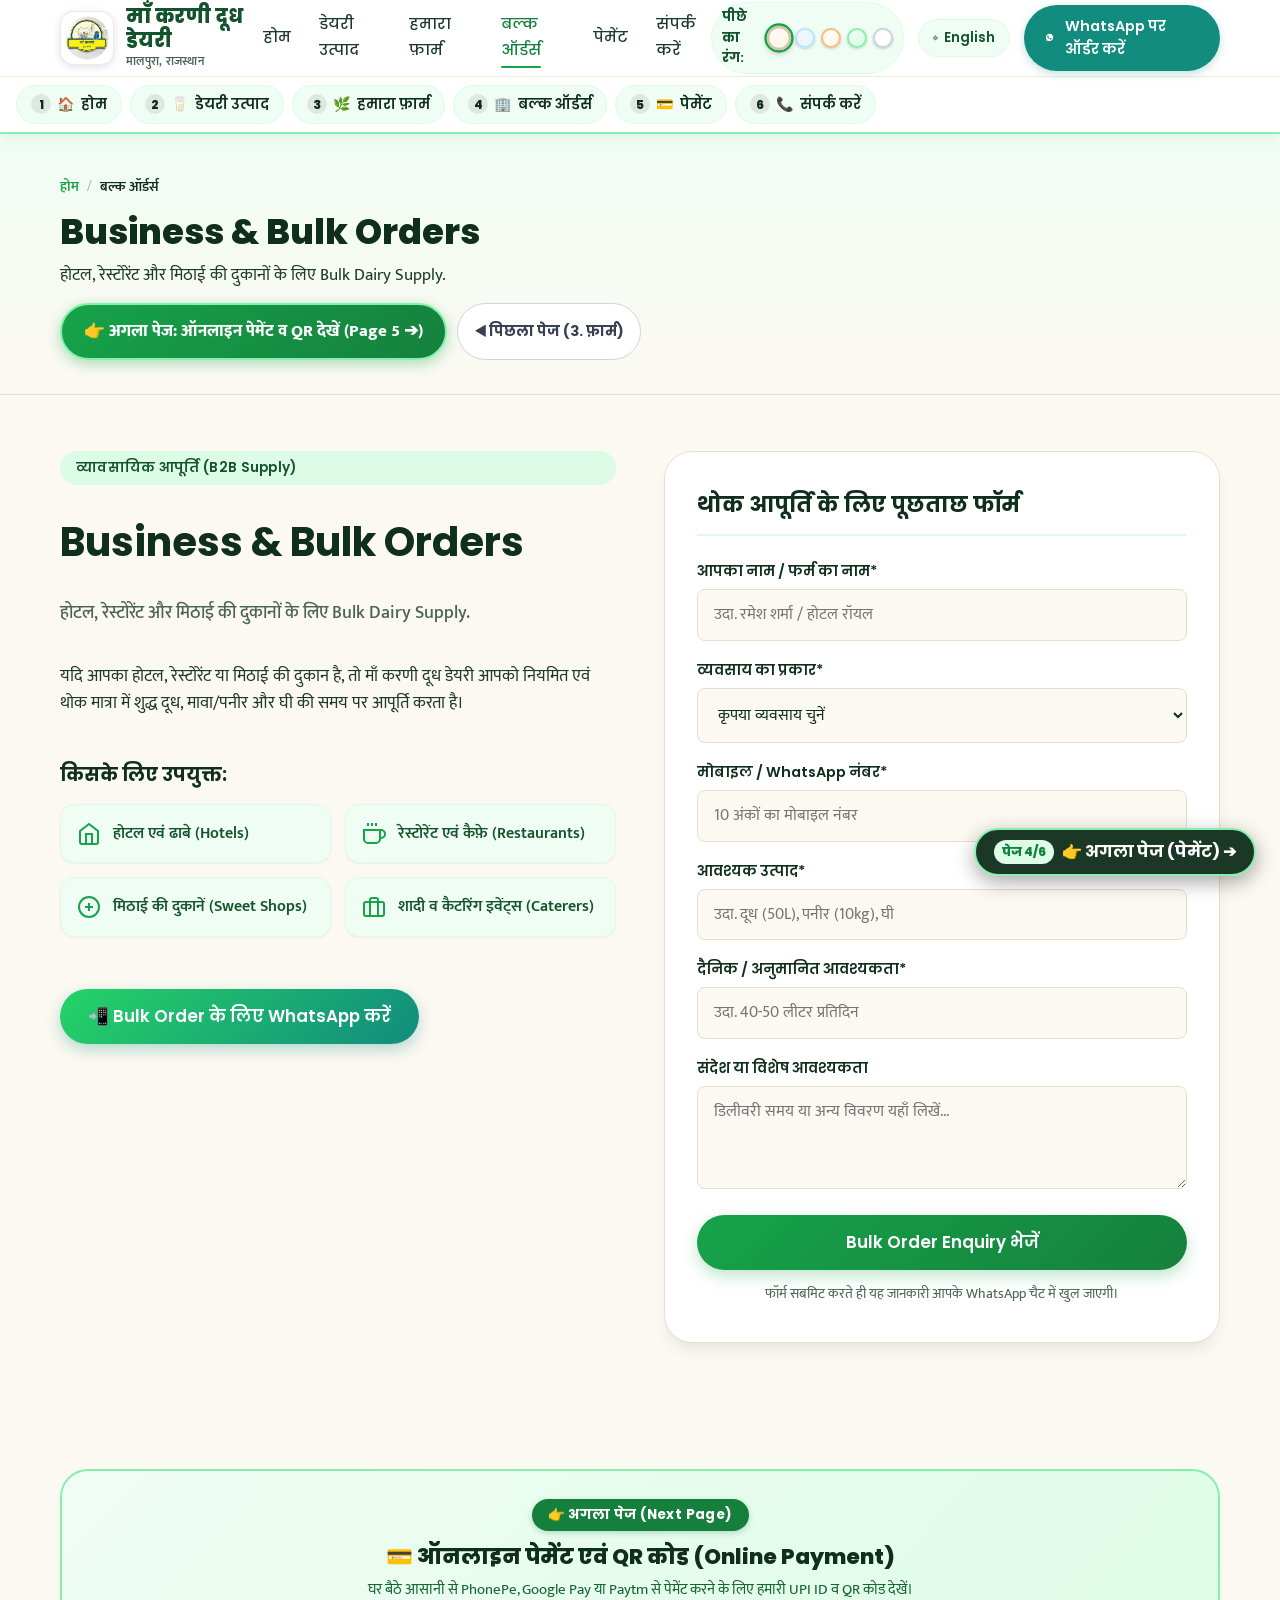
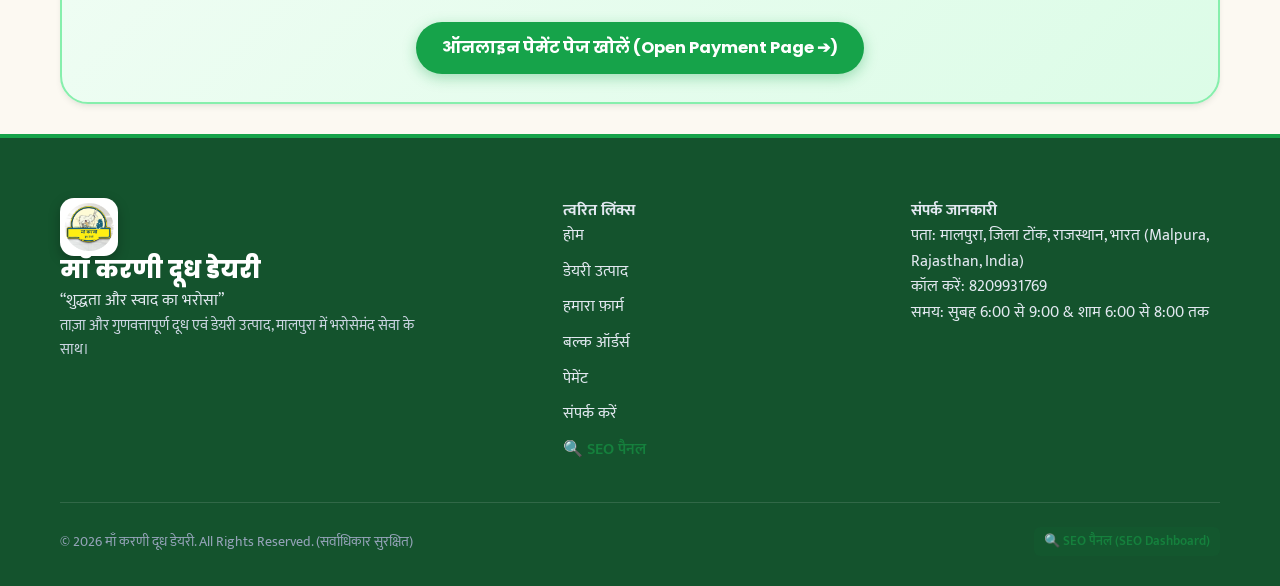
<file: bulk.html>
<!DOCTYPE html>
<html lang="hi" data-theme="green" data-bg="cream">
<head>
  <!-- Google Tag Manager -->
  <script>(function(w,d,s,l,i){w[l]=w[l]||[];w[l].push({'gtm.start':
  new Date().getTime(),event:'gtm.js'});var f=d.getElementsByTagName(s)[0],
  j=d.createElement(s),dl=l!='dataLayer'?'&l='+l:'';j.async=true;j.src=
  'https://www.googletagmanager.com/gtm.js?id='+i+dl;f.parentNode.insertBefore(j,f);
  })(window,document,'script','dataLayer','GTM-58JJ9RJL');</script>
  <!-- End Google Tag Manager -->
  <meta charset="UTF-8">
  <meta name="viewport" content="width=device-width, initial-scale=1.0">
  <title>बल्क ऑर्डर्स - माँ करणी दूध डेयरी | Malpura, Rajasthan</title>
  
  <link rel="canonical" href="https://anandsingh100709-lgtm.github.io/maa-karni-dairy/bulk.html">
  <meta name="description" content="होटल, रेस्टोरेंट, कैफ़े, हलवाई और शादी-समारोह के लिए शुद्ध दूध और शुद्ध देसी घी की थोक आपूर्ति (Bulk Dairy Supply) - माँ करणी दूध डेयरी मालपुरा।">
  <meta name="keywords" content="Bulk dairy supply Malpura, Hotel milk supplier Tonk, Wholesale milk ghee Malpura, B2B dairy">
  <meta name="theme-color" content="#15803D">

  <!-- Open Graph / WhatsApp -->
  <meta property="og:type" content="business.business">
  <meta property="og:title" content="होटल व हलवाई थोक सप्लाई (Bulk Dairy Supply) | माँ करणी डेयरी मालपुरा">
  <meta property="og:description" content="होटल, रेस्टोरेंट, हलवाई व शादी-समारोह हेतु शुद्ध दूध एवं शुद्ध देसी घी की नियमित थोक आपूर्ति। संपर्क: 8209931769।">
  <meta property="og:url" content="https://anandsingh100709-lgtm.github.io/maa-karni-dairy/bulk.html">
  <meta property="og:image" content="assets/images/hero-dairy.jpg">

  <!-- Favicon -->
  <link rel="icon" type="image/png" href="assets/images/logo.png">

  <!-- Google Fonts -->
  <link rel="preconnect" href="https://fonts.googleapis.com">
  <link rel="preconnect" href="https://fonts.gstatic.com" crossorigin>
  <link href="https://fonts.googleapis.com/css2?family=Mukta:wght@400;500;600;700&family=Poppins:wght@400;500;600;700;800&display=swap" rel="stylesheet">

  <link rel="stylesheet" href="css/style.css?v=9">

  <!-- Meta Pixel Code -->
  <script>
  !function(f,b,e,v,n,t,s)
  {if(f.fbq)return;n=f.fbq=function(){n.callMethod?
  n.callMethod.apply(n,arguments):n.queue.push(arguments)};
  if(!f._fbq)f._fbq=n;n.push=n;n.loaded=!0;n.version='2.0';
  n.queue=[];t=b.createElement(e);t.async=!0;
  t.src=v;s=b.getElementsByTagName(e)[0];
  s.parentNode.insertBefore(t,s)}(window, document,'script',
  'https://connect.facebook.net/en_US/fbevents.js');
  fbq('init', '2574935932945217');
  fbq('track', 'PageView');
  </script>
  <noscript><img height="1" width="1" style="display:none"
  src="https://www.facebook.com/tr?id=2574935932945217&ev=PageView&noscript=1"
  /></noscript>
  <!-- End Meta Pixel Code -->
</head>
<body>
  <!-- Google Tag Manager (noscript) -->
  <noscript><iframe src="https://www.googletagmanager.com/ns.html?id=GTM-58JJ9RJL"
  height="0" width="0" style="display:none;visibility:hidden"></iframe></noscript>
  <!-- End Google Tag Manager (noscript) -->

  <!-- Skip Link -->
  <a href="#mainContent" class="skip-link">Skip to main content / मुख्य सामग्री पर जाएं</a>

  <!-- Header & Navigation -->
  <header class="site-header" role="banner">
    <div class="container navbar">
      <a href="index.html" class="brand-logo" aria-label="माँ करणी दूध डेयरी होम">
        <img src="assets/images/logo.png" alt="माँ करणी दूध डेयरी मालपुरा" class="brand-logo-img" width="54" height="54">
        <div class="brand-logo-text">
          <span class="brand-name-main" data-i18n="nav_brand_title">माँ करणी दूध डेयरी</span>
          <span class="brand-name-sub" data-i18n="nav_brand_sub">मालपुरा, राजस्थान</span>
        </div>
      </a>

      <nav class="desktop-nav" aria-label="Main Navigation">
        <ul class="nav-menu">
          <li><a href="index.html" class="nav-link" data-i18n="nav_home">होम</a></li>
          <li><a href="products.html" class="nav-link" data-i18n="nav_products">डेयरी उत्पाद</a></li>
          <li><a href="farm.html" class="nav-link" data-i18n="nav_farm">हमारा फ़ार्म</a></li>
          <li><a href="bulk.html" class="nav-link active" data-i18n="nav_bulk">बल्क ऑर्डर्स</a></li>
          <li><a href="payment.html" class="nav-link" data-i18n="nav_payment">पेमेंट</a></li>
          <li><a href="contact.html" class="nav-link" data-i18n="nav_contact">संपर्क व लोकेशन</a></li>
        </ul>
      </nav>

      <div class="nav-actions">
        <!-- Background Tone Switcher ("पीछे का रंग") -->
        <div class="theme-palette-wrap" role="group" aria-label="पीछे का रंग बदलें / Change Background Color">
          <span class="theme-palette-label" data-i18n="bg_color_label">पीछे का रंग:</span>
          <div class="bg-dots">
            <button type="button" class="bg-dot bg-dot-cream active" data-bg-set="cream" title="मलाईदार क्रीम (Milk Cream - Default)" aria-label="Milk Cream Background"></button>
            <button type="button" class="bg-dot bg-dot-blue" data-bg-set="blue" title="ताज़ा दूधिया नीला (Cool Milk Blue)" aria-label="Cool Milk Blue Background"></button>
            <button type="button" class="bg-dot bg-dot-saffron" data-bg-set="saffron" title="केसरिया मलाई (Saffron Cream)" aria-label="Saffron Cream Background"></button>
            <button type="button" class="bg-dot bg-dot-green" data-bg-set="green" title="फ़ार्म ग्रीन (Farm Green Tint)" aria-label="Farm Green Background"></button>
            <button type="button" class="bg-dot bg-dot-white" data-bg-set="white" title="शुद्ध सफ़ेद (Pure White)" aria-label="Pure White Background"></button>
          </div>
        </div>

        <!-- Language Switcher -->
        <button type="button" class="lang-toggle-btn" aria-label="Switch Language / भाषा बदलें">
          <svg viewBox="0 0 24 24" fill="none" stroke="currentColor" stroke-width="2" stroke-linecap="round" stroke-linejoin="round" aria-hidden="true">
            <circle cx="12" cy="12" r="10"></circle>
            <line x1="2" y1="12" x2="22" y2="12"></line>
            <path d="M12 2a15.3 15.3 0 0 1 4 10 15.3 15.3 0 0 1-4 10 15.3 15.3 0 0 1-4-10 15.3 15.3 0 0 1 4-10z"></path>
          </svg>
          <span class="lang-label">English</span>
        </button>

        <!-- WhatsApp Quick CTA -->
        <a href="#" class="btn-nav-whatsapp whatsapp-general-link" aria-label="WhatsApp पर ऑर्डर करें">
          <svg width="18" height="18" viewBox="0 0 24 24" fill="currentColor" aria-hidden="true">
            <path d="M12.031 6.172c-3.181 0-5.767 2.586-5.768 5.766-.001 1.298.38 2.27 1.019 3.287l-.582 2.128 2.182-.573c.978.58 1.911.928 3.145.929 3.178 0 5.767-2.587 5.768-5.766.001-3.187-2.575-5.771-5.764-5.771zm3.392 8.244c-.144.405-.837.774-1.17.824-.312.045-.694.072-2.115-.515-1.782-.736-2.924-2.548-3.013-2.667-.088-.119-.724-.963-.724-1.836 0-.872.458-1.303.621-1.48.163-.178.356-.222.474-.222.119 0 .237.002.34.007.108.005.253-.041.396.302.147.356.505 1.233.549 1.322.045.089.074.193.015.312-.059.119-.089.193-.178.297-.089.104-.187.233-.267.312-.089.089-.182.186-.078.365.104.178.461.761 1.006 1.246.702.626 1.292.82 1.47.894.178.074.282.059.386-.059.104-.119.445-.519.564-.697.119-.178.237-.149.396-.089.159.059 1.009.475 1.182.562.173.087.288.131.331.205.044.074.044.43-.1 1.007z"/>
          </svg>
          <span data-i18n="nav_cta_whatsapp">WhatsApp पर ऑर्डर करें</span>
        </a>

        <!-- Mobile Toggle -->
        <button type="button" class="hamburger-btn" id="hamburgerBtn" aria-label="Open Navigation Menu" aria-expanded="false" aria-controls="mobileDrawer">
          <svg width="18" height="18" viewBox="0 0 24 24" fill="none" stroke="currentColor" stroke-width="2.5" stroke-linecap="round" stroke-linejoin="round" aria-hidden="true">
            <line x1="3" y1="12" x2="21" y2="12"></line>
            <line x1="3" y1="6" x2="21" y2="6"></line>
            <line x1="3" y1="18" x2="21" y2="18"></line>
          </svg>
          <span data-i18n="nav_menu_btn">मेनू</span>
        </button>
      </div>
    </div>

    <!-- Mobile Drawer -->
    <div class="mobile-drawer" id="mobileDrawer" role="dialog" aria-modal="true" aria-label="Mobile Navigation">
      <div class="mobile-drawer-brand">
        <img src="assets/images/logo.png" alt="माँ करणी दूध डेयरी Logo" class="mobile-drawer-logo" width="46" height="46">
        <div class="mobile-drawer-brand-text">
          <span class="mobile-drawer-title" data-i18n="nav_brand_title">माँ करणी दूध डेयरी</span>
          <span class="mobile-drawer-sub" data-i18n="nav_brand_sub">मालपुरा, राजस्थान</span>
        </div>
      </div>
      <ul class="mobile-nav-list">
        <li><a href="index.html" class="mobile-nav-link" data-i18n="nav_home">होम</a></li>
        <li><a href="products.html" class="mobile-nav-link" data-i18n="nav_products">डेयरी उत्पाद</a></li>
        <li><a href="farm.html" class="mobile-nav-link" data-i18n="nav_farm">हमारा फ़ार्म</a></li>
        <li><a href="bulk.html" class="mobile-nav-link active" data-i18n="nav_bulk">बल्क ऑर्डर्स</a></li>
        <li><a href="payment.html" class="mobile-nav-link" data-i18n="nav_payment">पेमेंट</a></li>
        <li><a href="contact.html" class="mobile-nav-link" data-i18n="nav_contact">संपर्क व लोकेशन</a></li>
      </ul>
      <div class="mobile-drawer-theme-wrap">
        <span class="theme-palette-label" data-i18n="bg_color_label">पीछे का रंग:</span>
        <div class="bg-dots">
          <button type="button" class="bg-dot bg-dot-cream active" data-bg-set="cream" title="मलाईदार क्रीम (Milk Cream)" aria-label="Milk Cream Background"></button>
          <button type="button" class="bg-dot bg-dot-blue" data-bg-set="blue" title="ताज़ा दूधिया नीला (Cool Milk Blue)" aria-label="Cool Milk Blue Background"></button>
          <button type="button" class="bg-dot bg-dot-saffron" data-bg-set="saffron" title="केसरिया मलाई (Saffron Cream)" aria-label="Saffron Cream Background"></button>
          <button type="button" class="bg-dot bg-dot-green" data-bg-set="green" title="फ़ार्म ग्रीन (Farm Green Tint)" aria-label="Farm Green Background"></button>
          <button type="button" class="bg-dot bg-dot-white" data-bg-set="white" title="शुद्ध सफ़ेद (Pure White)" aria-label="Pure White Background"></button>
        </div>
      </div>
    </div>
  </header>

  <!-- Quick Page Access Navigation Strip -->
  <nav class="page-nav-strip" aria-label="वेबसाइट पेज चुनें">

    <div class="page-nav-scroll-wrap">
      <div class="page-nav-track">
        <a href="index.html?v=9" class="page-nav-pill"><span class="nav-pill-num">1</span> <span class="nav-pill-icon">🏠</span> <span data-i18n="nav_home">होम</span></a>
        <a href="products.html?v=9" class="page-nav-pill"><span class="nav-pill-num">2</span> <span class="nav-pill-icon">🥛</span> <span data-i18n="nav_products">डेयरी उत्पाद</span></a>
        <a href="farm.html?v=9" class="page-nav-pill"><span class="nav-pill-num">3</span> <span class="nav-pill-icon">🌿</span> <span data-i18n="nav_farm">हमारा फ़ार्म</span></a>
        <a href="bulk.html?v=9" class="page-nav-pill active"><span class="nav-pill-num">4</span> <span class="nav-pill-icon">🏢</span> <span data-i18n="nav_bulk">बल्क ऑर्डर्स</span></a>
        <a href="payment.html?v=9" class="page-nav-pill"><span class="nav-pill-num">5</span> <span class="nav-pill-icon">💳</span> <span data-i18n="nav_payment">पेमेंट</span></a>
        <a href="contact.html?v=9" class="page-nav-pill"><span class="nav-pill-num">6</span> <span class="nav-pill-icon">📞</span> <span data-i18n="nav_contact">संपर्क व लोकेशन</span></a>
      </div>
    </div>
  </nav>

  <main id="mainContent">

    <!-- Subpage Hero Banner -->
    <section class="subpage-hero">
      <div class="container">
        <nav class="breadcrumbs" aria-label="Breadcrumb">
          <a href="index.html?v=9" data-i18n="breadcrumb_home">होम</a>
          <span class="breadcrumb-sep">/</span>
          <span class="current" data-i18n="breadcrumb_bulk">बल्क ऑर्डर्स (पेज 4)</span>
        </nav>
        <h1 class="subpage-title" data-i18n="bulk_heading">Business &amp; Bulk Orders</h1>
        <p class="subpage-desc" data-i18n="bulk_subheading">होटल, रेस्टोरेंट और मिठाई की दुकानों के लिए Bulk Dairy Supply.</p>
        <div style="margin-top: 14px; display: flex; gap: 10px; flex-wrap: wrap;">
          <a href="payment.html?v=9" class="btn-hero-next" style="padding: 9px 18px; font-size: 0.95rem;">👉 अगला पेज: ऑनलाइन पेमेंट व QR देखें (Page 5 ➔)</a>
          <a href="farm.html?v=9" class="top-nav-btn-prev" style="padding: 9px 16px;">◀ पिछला पेज (3. फ़ार्म)</a>
        </div>
      </div>
    </section>

    <!-- Bulk Layout Section -->
    <section class="bulk-section" style="padding-top: 20px;">
      <div class="container">
        <div class="bulk-layout">
          <!-- Bulk Info & Value Prop -->
          <div class="bulk-info">
            <div class="section-tag" data-i18n="bulk_badge">व्यावसायिक आपूर्ति (B2B Supply)</div>
            <h2 class="section-title" style="text-align: left; margin-bottom: 12px;" data-i18n="bulk_heading">Business &amp; Bulk Orders</h2>
            <p class="section-subtitle" style="text-align: left; margin-bottom: 16px;" data-i18n="bulk_subheading">
              होटल, रेस्टोरेंट और मिठाई की दुकानों के लिए Bulk Dairy Supply.
            </p>
            <p data-i18n="bulk_desc" style="color: var(--color-text-body); font-size: 1.05rem; line-height: 1.6; margin-bottom: 24px;">
              यदि आपका होटल, रेस्टोरेंट या मिठाई की दुकान है, तो माँ करणी दूध डेयरी आपको नियमित एवं थोक मात्रा में शुद्ध दूध और शुद्ध देसी घी की समय पर आपूर्ति करता है।
            </p>

            <!-- Target Sectors Grid -->
            <div>
              <h4 style="font-family: var(--font-heading); font-size: 1.15rem; margin-bottom: 14px; color: var(--color-text-main);" data-i18n="bulk_target_title">किसके लिए उपयुक्त:</h4>
              <div class="bulk-target-list">
                <div class="bulk-target-card">
                  <svg viewBox="0 0 24 24" fill="none" stroke="currentColor" stroke-width="2" aria-hidden="true">
                    <path d="M3 9l9-7 9 7v11a2 2 0 0 1-2 2H5a2 2 0 0 1-2-2z"></path>
                    <polyline points="9 22 9 12 15 12 15 22"></polyline>
                  </svg>
                  <span data-i18n="bulk_target_hotels">होटल एवं ढाबे (Hotels)</span>
                </div>
                <div class="bulk-target-card">
                  <svg viewBox="0 0 24 24" fill="none" stroke="currentColor" stroke-width="2" aria-hidden="true">
                    <path d="M18 8h1a4 4 0 0 1 0 8h-1"></path>
                    <path d="M2 8h16v9a4 4 0 0 1-4 4H6a4 4 0 0 1-4-4V8z"></path>
                    <line x1="6" y1="1" x2="6" y2="4"></line>
                    <line x1="10" y1="1" x2="10" y2="4"></line>
                    <line x1="14" y1="1" x2="14" y2="4"></line>
                  </svg>
                  <span data-i18n="bulk_target_restaurants">रेस्टोरेंट एवं कैफ़े (Restaurants)</span>
                </div>
                <div class="bulk-target-card">
                  <svg viewBox="0 0 24 24" fill="none" stroke="currentColor" stroke-width="2" aria-hidden="true">
                    <circle cx="12" cy="12" r="10"></circle>
                    <path d="M8 12h8"></path>
                    <path d="M12 8v8"></path>
                  </svg>
                  <span data-i18n="bulk_target_sweets">मिठाई की दुकानें (Sweet Shops)</span>
                </div>
                <div class="bulk-target-card">
                  <svg viewBox="0 0 24 24" fill="none" stroke="currentColor" stroke-width="2" aria-hidden="true">
                    <rect x="2" y="7" width="20" height="14" rx="2" ry="2"></rect>
                    <path d="M16 21V5a2 2 0 0 0-2-2h-4a2 2 0 0 0-2 2v16"></path>
                  </svg>
                  <span data-i18n="bulk_target_caterers">शादी व कैटरिंग इवेंट्स (Caterers)</span>
                </div>
              </div>
            </div>

            <!-- Direct WhatsApp CTA for Bulk -->
            <div class="bulk-cta-direct" style="margin-top: 32px;">
              <a href="#" class="btn-primary btn-whatsapp whatsapp-bulk-link" data-i18n="bulk_cta_whatsapp">
                📲 Bulk Order के लिए WhatsApp करें
              </a>
            </div>
          </div>

          <!-- Bulk Inquiry Interactive Form -->
          <div class="bulk-form-container">
            <h3 class="bulk-form-title" data-i18n="bulk_form_title">थोक आपूर्ति के लिए पूछताछ फॉर्म</h3>
            
            <form id="bulkOrderForm" novalidate>
              <div class="form-group">
                <label for="bulkName" class="form-label" data-i18n="bulk_form_name_label">आपका नाम / फर्म का नाम*</label>
                <input type="text" id="bulkName" class="form-control" data-i18n-placeholder="bulk_form_name_placeholder" placeholder="उदा. रमेश शर्मा / होटल रॉयल" required>
                <div class="form-error">कृपया अपना नाम या फर्म का नाम भरें।</div>
              </div>

              <div class="form-group">
                <label for="bulkType" class="form-label" data-i18n="bulk_form_type_label">व्यवसाय का प्रकार*</label>
                <select id="bulkType" class="form-control" required>
                  <option value="" disabled selected data-i18n="bulk_form_type_select">कृपया व्यवसाय चुनें</option>
                  <option value="hotel" data-i18n="bulk_form_type_hotel">होटल / ढाबा</option>
                  <option value="restaurant" data-i18n="bulk_form_type_restaurant">रेस्टोरेंट / कैफ़े</option>
                  <option value="sweet_shop" data-i18n="bulk_form_type_sweet_shop">मिठाई की दुकान (हलवाई)</option>
                  <option value="caterer" data-i18n="bulk_form_type_caterer">कैटरिंग / इवेंट</option>
                  <option value="other" data-i18n="bulk_form_type_other">अन्य बल्क खरीददार</option>
                </select>
                <div class="form-error">कृपया व्यवसाय प्रकार चुनें।</div>
              </div>

              <div class="form-group">
                <label for="bulkPhone" class="form-label" data-i18n="bulk_form_phone_label">मोबाइल / WhatsApp नंबर*</label>
                <input type="tel" id="bulkPhone" class="form-control" data-i18n-placeholder="bulk_form_phone_placeholder" placeholder="10 अंकों का मोबाइल नंबर" required pattern="[0-9]{10}">
                <div class="form-error">कृपया 10 अंकों का वैध फ़ोन नंबर लिखें।</div>
              </div>

              <div class="form-group">
                <label for="bulkProduct" class="form-label" data-i18n="bulk_form_product_label">आवश्यक उत्पाद*</label>
                <input type="text" id="bulkProduct" class="form-control" data-i18n-placeholder="bulk_form_product_placeholder" placeholder="उदा. दूध (50L), शुद्ध घी (10kg)" required>
                <div class="form-error">कृपया आवश्यक उत्पाद का नाम लिखें।</div>
              </div>

              <div class="form-group">
                <label for="bulkQty" class="form-label" data-i18n="bulk_form_qty_label">दैनिक / अनुमानित आवश्यकता*</label>
                <input type="text" id="bulkQty" class="form-control" data-i18n-placeholder="bulk_form_qty_placeholder" placeholder="उदा. 40-50 लीटर प्रतिदिन" required>
                <div class="form-error">कृपया अनुमानित मात्रा भरें।</div>
              </div>

              <div class="form-group">
                <label for="bulkMsg" class="form-label" data-i18n="bulk_form_msg_label">संदेश या विशेष आवश्यकता</label>
                <textarea id="bulkMsg" rows="3" class="form-control" data-i18n-placeholder="bulk_form_msg_placeholder" placeholder="डिलीवरी समय या अन्य विवरण यहाँ लिखें..."></textarea>
              </div>

              <button type="submit" class="btn-primary" style="width: 100%;" data-i18n="bulk_form_submit">
                Bulk Order Enquiry भेजें
              </button>

              <p class="form-note" data-i18n="bulk_form_note">
                फॉर्म सबमिट करते ही यह जानकारी आपके WhatsApp चैट में खुल जाएगी।
              </p>
            </form>
          </div>
        </div>
      </div>
    </section>

    <!-- Next Page Card to Payment -->
    <section class="container" style="margin-bottom: 30px;">
      <div class="next-page-card">
        <span class="next-page-badge">👉 अगला पेज (Next Page)</span>
        <h3 class="next-page-title">💳 ऑनलाइन पेमेंट एवं QR कोड (Online Payment)</h3>
        <p class="next-page-desc">घर बैठे आसानी से PhonePe, Google Pay या Paytm से पेमेंट करने के लिए हमारी UPI ID व QR कोड देखें।</p>
        <a href="payment.html?v=9" class="btn-next-page-cta">
          <span>ऑनलाइन पेमेंट पेज खोलें (Open Payment Page ➔)</span>
        </a>
      </div>
    </section>

  </main>

  <!-- Site Footer -->
  <footer class="site-footer" role="contentinfo">
    <div class="container">
      <div class="footer-grid">
        <div class="footer-brand">
          <div class="footer-logo-row">
            <img src="assets/images/logo.png" alt="माँ करणी दूध डेयरी Logo" class="footer-logo-img" width="50" height="50">
            <div class="footer-brand-title" data-i18n="nav_brand_title">माँ करणी दूध डेयरी</div>
          </div>
          <div class="footer-brand-tagline" data-i18n="footer_tagline">“शुद्धता और स्वाद का भरोसा”</div>
          <p class="footer-desc" data-i18n="hero_desc">
            ताज़ा और गुणवत्तापूर्ण दूध एवं डेयरी उत्पाद, मालपुरा में भरोसेमंद सेवा के साथ।
          </p>
        </div>

        <div class="footer-col">
          <h4 class="footer-heading" data-i18n="footer_quick_links">त्वरित लिंक्स</h4>
          <ul class="footer-links-list">
            <li><a href="index.html" data-i18n="nav_home">होम</a></li>
            <li><a href="products.html" data-i18n="nav_products">डेयरी उत्पाद</a></li>
            <li><a href="farm.html" data-i18n="nav_farm">हमारा फ़ार्म</a></li>
            <li><a href="bulk.html" data-i18n="nav_bulk">बल्क ऑर्डर्स</a></li>
            <li><a href="payment.html" data-i18n="nav_payment">पेमेंट</a></li>
            <li><a href="contact.html" data-i18n="nav_contact">संपर्क व लोकेशन</a></li>
            <li><a href="seo-panel.html" style="color: #15803d; font-weight: 600;">🔍 SEO पैनल</a></li>
          </ul>
        </div>

        <div class="footer-col">
          <h4 class="footer-heading" data-i18n="footer_contact_info">संपर्क जानकारी</h4>
          <div class="footer-contact-item">
            <span class="footer-contact-label" data-i18n="contact_loc_label">पता:</span>
            <span data-i18n="location_address">मालपुरा, जिला टोंक, राजस्थान, भारत</span>
          </div>
          <div class="footer-contact-item">
            <span class="footer-contact-label" data-i18n="contact_call_label">फ़ोन:</span>
            <a href="tel:+918209931769" class="phone-call-link" data-config="PHONE_NUMBER">8209931769</a>
          </div>
          <div class="footer-contact-item">
            <span class="footer-contact-label" data-i18n="footer_timing_label">समय:</span>
            <span data-i18n="footer_timing_value">सुबह 6:00 से 9:00 & शाम 6:00 से 8:00 तक</span>
          </div>
        </div>
      </div>

      <div class="footer-bottom" style="display: flex; justify-content: space-between; align-items: center; flex-wrap: wrap; gap: 10px;">
        <p class="copyright" data-i18n="footer_rights">© 2026 माँ करणी दूध डेयरी. All Rights Reserved.</p>
        <a href="seo-panel.html" style="font-size: 0.82rem; color: #15803d; text-decoration: none; display: inline-flex; align-items: center; gap: 4px; padding: 4px 10px; border-radius: 6px; background: rgba(21,128,61,0.08); font-weight: 600;">
          <span>🔍 SEO पैनल (SEO Dashboard)</span>
        </a>
      </div>
    </div>
  </footer>

  <!-- Mobile Bottom App Navigation Bar -->
  <nav class="mobile-bottom-app-bar" aria-label="Mobile Navigation Bar">
    <a href="index.html" class="bottom-tab">
      <span class="bottom-tab-icon">🏠</span>
      <span class="bottom-tab-label" data-i18n="nav_home">होम</span>
    </a>
    <a href="products.html" class="bottom-tab">
      <span class="bottom-tab-icon">🥛</span>
      <span class="bottom-tab-label" data-i18n="nav_products">उत्पाद</span>
    </a>
    <a href="farm.html" class="bottom-tab">
      <span class="bottom-tab-icon">🌿</span>
      <span class="bottom-tab-label" data-i18n="nav_farm">फ़ार्म</span>
    </a>
    <a href="bulk.html" class="bottom-tab active">
      <span class="bottom-tab-icon">🏢</span>
      <span class="bottom-tab-label" data-i18n="nav_bulk">थोक</span>
    </a>
    <a href="payment.html" class="bottom-tab">
      <span class="bottom-tab-icon">💳</span>
      <span class="bottom-tab-label" data-i18n="nav_payment">पेमेंट</span>
    </a>
    <a href="contact.html" class="bottom-tab">
      <span class="bottom-tab-icon">📞</span>
      <span class="bottom-tab-label" data-i18n="nav_contact">संपर्क</span>
    </a>
  </nav>

  <!-- Floating Persistent Next Page Button -->
  <div class="floating-page-nav" id="floatingPageNav">
    <span class="float-page-tag">पेज 4/6</span>
    <a href="payment.html?v=9">👉 अगला पेज (पेमेंट) ➔</a>
  </div>

  <div class="toast-notice" id="toastNotice" role="status" aria-live="polite"></div>

  <!-- Scripts -->
  <script src="js/config.js?v=9"></script>
  <script src="js/translations.js?v=9"></script>
  <script src="js/app.js?v=9"></script>
</body>
</html>
</file>
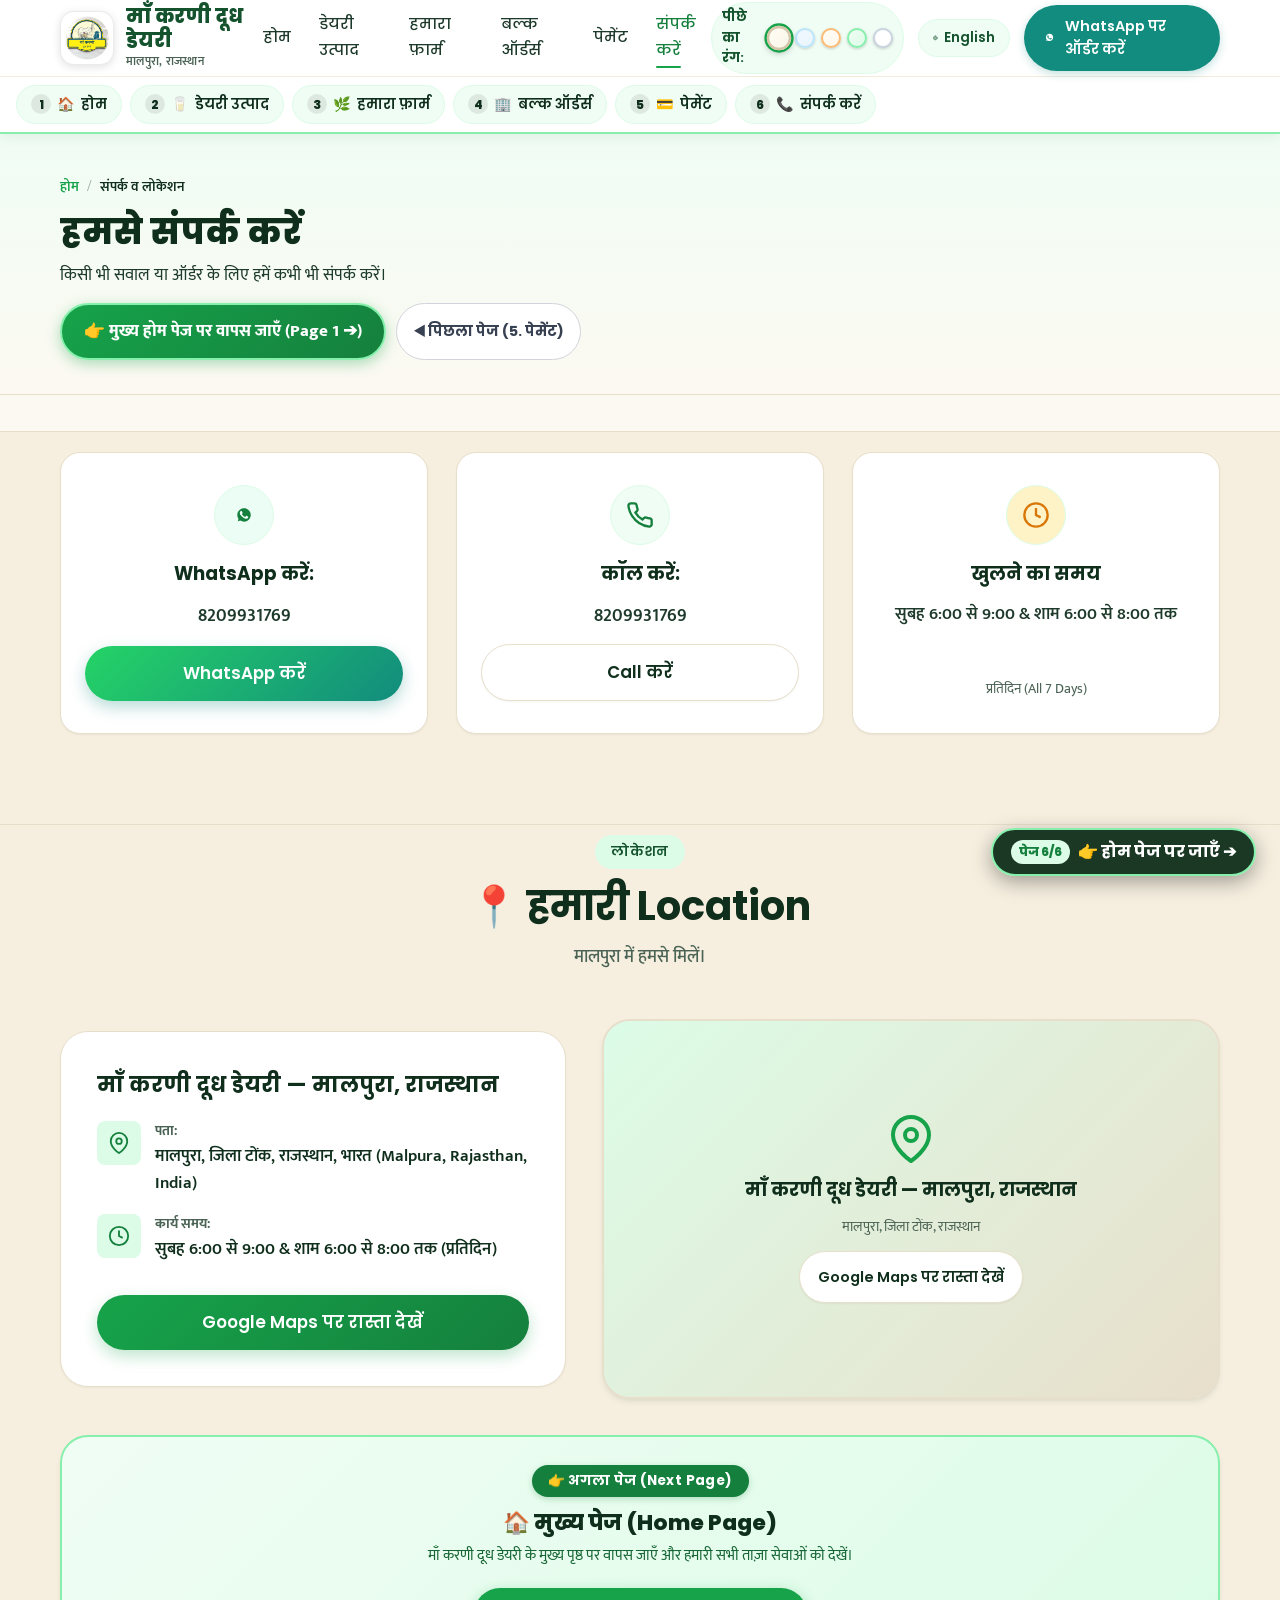
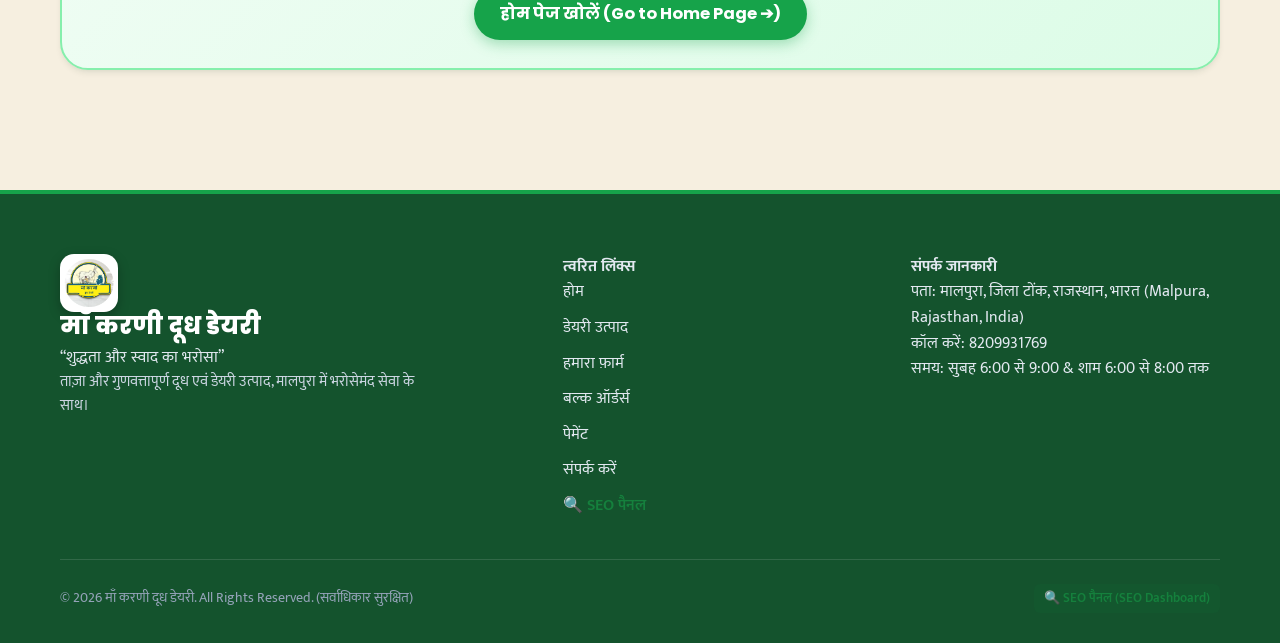
<file: contact.html>
<!DOCTYPE html>
<html lang="hi" data-theme="green" data-bg="cream">
<head>
  <!-- Google Tag Manager -->
  <script>(function(w,d,s,l,i){w[l]=w[l]||[];w[l].push({'gtm.start':
  new Date().getTime(),event:'gtm.js'});var f=d.getElementsByTagName(s)[0],
  j=d.createElement(s),dl=l!='dataLayer'?'&l='+l:'';j.async=true;j.src=
  'https://www.googletagmanager.com/gtm.js?id='+i+dl;f.parentNode.insertBefore(j,f);
  })(window,document,'script','dataLayer','GTM-58JJ9RJL');</script>
  <!-- End Google Tag Manager -->
  <meta charset="UTF-8">
  <meta name="viewport" content="width=device-width, initial-scale=1.0">
  <title>संपर्क व लोकेशन - माँ करणी दूध डेयरी | Malpura, Rajasthan</title>
  
  <link rel="canonical" href="https://anandsingh100709-lgtm.github.io/maa-karni-dairy/contact.html">
  <meta name="description" content="माँ करणी दूध डेयरी मालपुरा से संपर्क करें - मोबाइल 8209931769, WhatsApp ऑर्डर, कार्य समय सुबह 6:00 से 9:00 & शाम 6:00 से 8:00, गूगल मैप्स लोकेशन।">
  <meta name="keywords" content="Maa Karni Dairy Malpura contact, Malpura milk dairy phone number, dairy shop location Malpura Tonk">
  <meta name="theme-color" content="#15803D">

  <!-- Open Graph / WhatsApp -->
  <meta property="og:type" content="business.business">
  <meta property="og:title" content="संपर्क व लोकेशन - माँ करणी दूध डेयरी | Malpura, Rajasthan">
  <meta property="og:description" content="माँ करणी दूध डेयरी मालपुरा से संपर्क करें - मोबाइल 8209931769, WhatsApp ऑर्डर, कार्य समय सुबह 6:00 से 9:00 & शाम 6:00 से 8:00, गूगल मैप्स लोकेशन।">
  <meta property="og:url" content="https://anandsingh100709-lgtm.github.io/maa-karni-dairy/contact.html">
  <meta property="og:image" content="assets/images/logo.png">

  <!-- Favicon -->
  <link rel="icon" type="image/png" href="assets/images/logo.png">

  <!-- Google Fonts -->
  <link rel="preconnect" href="https://fonts.googleapis.com">
  <link rel="preconnect" href="https://fonts.gstatic.com" crossorigin>
  <link href="https://fonts.googleapis.com/css2?family=Mukta:wght@400;500;600;700&family=Poppins:wght@400;500;600;700;800&display=swap" rel="stylesheet">

  <link rel="stylesheet" href="css/style.css?v=9">

  <!-- Meta Pixel Code -->
  <script>
  !function(f,b,e,v,n,t,s)
  {if(f.fbq)return;n=f.fbq=function(){n.callMethod?
  n.callMethod.apply(n,arguments):n.queue.push(arguments)};
  if(!f._fbq)f._fbq=n;n.push=n;n.loaded=!0;n.version='2.0';
  n.queue=[];t=b.createElement(e);t.async=!0;
  t.src=v;s=b.getElementsByTagName(e)[0];
  s.parentNode.insertBefore(t,s)}(window, document,'script',
  'https://connect.facebook.net/en_US/fbevents.js');
  fbq('init', '2574935932945217');
  fbq('track', 'PageView');
  </script>
  <noscript><img height="1" width="1" style="display:none"
  src="https://www.facebook.com/tr?id=2574935932945217&ev=PageView&noscript=1"
  /></noscript>
  <!-- End Meta Pixel Code -->
</head>
<body>
  <!-- Google Tag Manager (noscript) -->
  <noscript><iframe src="https://www.googletagmanager.com/ns.html?id=GTM-58JJ9RJL"
  height="0" width="0" style="display:none;visibility:hidden"></iframe></noscript>
  <!-- End Google Tag Manager (noscript) -->

  <!-- Skip Link -->
  <a href="#mainContent" class="skip-link">Skip to main content / मुख्य सामग्री पर जाएं</a>

  <!-- Header & Navigation -->
  <header class="site-header" role="banner">
    <div class="container navbar">
      <a href="index.html" class="brand-logo" aria-label="माँ करणी दूध डेयरी होम">
        <img src="assets/images/logo.png" alt="माँ करणी दूध डेयरी मालपुरा" class="brand-logo-img" width="54" height="54">
        <div class="brand-logo-text">
          <span class="brand-name-main" data-i18n="nav_brand_title">माँ करणी दूध डेयरी</span>
          <span class="brand-name-sub" data-i18n="nav_brand_sub">मालपुरा, राजस्थान</span>
        </div>
      </a>

      <nav class="desktop-nav" aria-label="Main Navigation">
        <ul class="nav-menu">
          <li><a href="index.html" class="nav-link" data-i18n="nav_home">होम</a></li>
          <li><a href="products.html" class="nav-link" data-i18n="nav_products">डेयरी उत्पाद</a></li>
          <li><a href="farm.html" class="nav-link" data-i18n="nav_farm">हमारा फ़ार्म</a></li>
          <li><a href="bulk.html" class="nav-link" data-i18n="nav_bulk">बल्क ऑर्डर्स</a></li>
          <li><a href="payment.html" class="nav-link" data-i18n="nav_payment">पेमेंट</a></li>
          <li><a href="contact.html" class="nav-link active" data-i18n="nav_contact">संपर्क व लोकेशन</a></li>
        </ul>
      </nav>

      <div class="nav-actions">
        <!-- Background Tone Switcher ("पीछे का रंग") -->
        <div class="theme-palette-wrap" role="group" aria-label="पीछे का रंग बदलें / Change Background Color">
          <span class="theme-palette-label" data-i18n="bg_color_label">पीछे का रंग:</span>
          <div class="bg-dots">
            <button type="button" class="bg-dot bg-dot-cream active" data-bg-set="cream" title="मलाईदार क्रीम (Milk Cream - Default)" aria-label="Milk Cream Background"></button>
            <button type="button" class="bg-dot bg-dot-blue" data-bg-set="blue" title="ताज़ा दूधिया नीला (Cool Milk Blue)" aria-label="Cool Milk Blue Background"></button>
            <button type="button" class="bg-dot bg-dot-saffron" data-bg-set="saffron" title="केसरिया मलाई (Saffron Cream)" aria-label="Saffron Cream Background"></button>
            <button type="button" class="bg-dot bg-dot-green" data-bg-set="green" title="फ़ार्म ग्रीन (Farm Green Tint)" aria-label="Farm Green Background"></button>
            <button type="button" class="bg-dot bg-dot-white" data-bg-set="white" title="शुद्ध सफ़ेद (Pure White)" aria-label="Pure White Background"></button>
          </div>
        </div>

        <!-- Language Switcher -->
        <button type="button" class="lang-toggle-btn" aria-label="Switch Language / भाषा बदलें">
          <svg viewBox="0 0 24 24" fill="none" stroke="currentColor" stroke-width="2" stroke-linecap="round" stroke-linejoin="round" aria-hidden="true">
            <circle cx="12" cy="12" r="10"></circle>
            <line x1="2" y1="12" x2="22" y2="12"></line>
            <path d="M12 2a15.3 15.3 0 0 1 4 10 15.3 15.3 0 0 1-4 10 15.3 15.3 0 0 1-4-10 15.3 15.3 0 0 1 4-10z"></path>
          </svg>
          <span class="lang-label">English</span>
        </button>

        <!-- WhatsApp Quick CTA -->
        <a href="#" class="btn-nav-whatsapp whatsapp-general-link" aria-label="WhatsApp पर ऑर्डर करें">
          <svg width="18" height="18" viewBox="0 0 24 24" fill="currentColor" aria-hidden="true">
            <path d="M12.031 6.172c-3.181 0-5.767 2.586-5.768 5.766-.001 1.298.38 2.27 1.019 3.287l-.582 2.128 2.182-.573c.978.58 1.911.928 3.145.929 3.178 0 5.767-2.587 5.768-5.766.001-3.187-2.575-5.771-5.764-5.771zm3.392 8.244c-.144.405-.837.774-1.17.824-.312.045-.694.072-2.115-.515-1.782-.736-2.924-2.548-3.013-2.667-.088-.119-.724-.963-.724-1.836 0-.872.458-1.303.621-1.48.163-.178.356-.222.474-.222.119 0 .237.002.34.007.108.005.253-.041.396.302.147.356.505 1.233.549 1.322.045.089.074.193.015.312-.059.119-.089.193-.178.297-.089.104-.187.233-.267.312-.089.089-.182.186-.078.365.104.178.461.761 1.006 1.246.702.626 1.292.82 1.47.894.178.074.282.059.386-.059.104-.119.445-.519.564-.697.119-.178.237-.149.396-.089.159.059 1.009.475 1.182.562.173.087.288.131.331.205.044.074.044.43-.1 1.007z"/>
          </svg>
          <span data-i18n="nav_cta_whatsapp">WhatsApp पर ऑर्डर करें</span>
        </a>

        <!-- Mobile Toggle -->
        <button type="button" class="hamburger-btn" id="hamburgerBtn" aria-label="Open Navigation Menu" aria-expanded="false" aria-controls="mobileDrawer">
          <svg width="18" height="18" viewBox="0 0 24 24" fill="none" stroke="currentColor" stroke-width="2.5" stroke-linecap="round" stroke-linejoin="round" aria-hidden="true">
            <line x1="3" y1="12" x2="21" y2="12"></line>
            <line x1="3" y1="6" x2="21" y2="6"></line>
            <line x1="3" y1="18" x2="21" y2="18"></line>
          </svg>
          <span data-i18n="nav_menu_btn">मेनू</span>
        </button>
      </div>
    </div>

    <!-- Mobile Drawer -->
    <div class="mobile-drawer" id="mobileDrawer" role="dialog" aria-modal="true" aria-label="Mobile Navigation">
      <div class="mobile-drawer-brand">
        <img src="assets/images/logo.png" alt="माँ करणी दूध डेयरी Logo" class="mobile-drawer-logo" width="46" height="46">
        <div class="mobile-drawer-brand-text">
          <span class="mobile-drawer-title" data-i18n="nav_brand_title">माँ करणी दूध डेयरी</span>
          <span class="mobile-drawer-sub" data-i18n="nav_brand_sub">मालपुरा, राजस्थान</span>
        </div>
      </div>
      <ul class="mobile-nav-list">
        <li><a href="index.html" class="mobile-nav-link" data-i18n="nav_home">होम</a></li>
        <li><a href="products.html" class="mobile-nav-link" data-i18n="nav_products">डेयरी उत्पाद</a></li>
        <li><a href="farm.html" class="mobile-nav-link" data-i18n="nav_farm">हमारा फ़ार्म</a></li>
        <li><a href="bulk.html" class="mobile-nav-link" data-i18n="nav_bulk">बल्क ऑर्डर्स</a></li>
        <li><a href="payment.html" class="mobile-nav-link" data-i18n="nav_payment">पेमेंट</a></li>
        <li><a href="contact.html" class="mobile-nav-link active" data-i18n="nav_contact">संपर्क व लोकेशन</a></li>
      </ul>
      <div class="mobile-drawer-theme-wrap">
        <span class="theme-palette-label" data-i18n="bg_color_label">पीछे का रंग:</span>
        <div class="bg-dots">
          <button type="button" class="bg-dot bg-dot-cream active" data-bg-set="cream" title="मलाईदार क्रीम (Milk Cream)" aria-label="Milk Cream Background"></button>
          <button type="button" class="bg-dot bg-dot-blue" data-bg-set="blue" title="ताज़ा दूधिया नीला (Cool Milk Blue)" aria-label="Cool Milk Blue Background"></button>
          <button type="button" class="bg-dot bg-dot-saffron" data-bg-set="saffron" title="केसरिया मलाई (Saffron Cream)" aria-label="Saffron Cream Background"></button>
          <button type="button" class="bg-dot bg-dot-green" data-bg-set="green" title="फ़ार्म ग्रीन (Farm Green Tint)" aria-label="Farm Green Background"></button>
          <button type="button" class="bg-dot bg-dot-white" data-bg-set="white" title="शुद्ध सफ़ेद (Pure White)" aria-label="Pure White Background"></button>
        </div>
      </div>
    </div>
  </header>

  <!-- Quick Page Access Navigation Strip -->
  <nav class="page-nav-strip" aria-label="वेबसाइट पेज चुनें">

    <div class="page-nav-scroll-wrap">
      <div class="page-nav-track">
        <a href="index.html?v=8" class="page-nav-pill"><span class="nav-pill-num">1</span> <span class="nav-pill-icon">🏠</span> <span data-i18n="nav_home">होम</span></a>
        <a href="products.html?v=8" class="page-nav-pill"><span class="nav-pill-num">2</span> <span class="nav-pill-icon">🥛</span> <span data-i18n="nav_products">डेयरी उत्पाद</span></a>
        <a href="farm.html?v=8" class="page-nav-pill"><span class="nav-pill-num">3</span> <span class="nav-pill-icon">🌿</span> <span data-i18n="nav_farm">हमारा फ़ार्म</span></a>
        <a href="bulk.html?v=8" class="page-nav-pill"><span class="nav-pill-num">4</span> <span class="nav-pill-icon">🏢</span> <span data-i18n="nav_bulk">बल्क ऑर्डर्स</span></a>
        <a href="payment.html?v=8" class="page-nav-pill"><span class="nav-pill-num">5</span> <span class="nav-pill-icon">💳</span> <span data-i18n="nav_payment">पेमेंट</span></a>
        <a href="contact.html?v=8" class="page-nav-pill active"><span class="nav-pill-num">6</span> <span class="nav-pill-icon">📞</span> <span data-i18n="nav_contact">संपर्क व लोकेशन</span></a>
      </div>
    </div>
  </nav>

  <main id="mainContent">

    <!-- Subpage Hero Banner -->
    <section class="subpage-hero">
      <div class="container">
        <nav class="breadcrumbs" aria-label="Breadcrumb">
          <a href="index.html?v=8" data-i18n="breadcrumb_home">होम</a>
          <span class="breadcrumb-sep">/</span>
          <span class="current" data-i18n="breadcrumb_contact">संपर्क व लोकेशन (पेज 6)</span>
        </nav>
        <h1 class="subpage-title" data-i18n="contact_heading">हमसे संपर्क करें</h1>
        <p class="subpage-desc" data-i18n="contact_subheading">किसी भी सवाल या ऑर्डर के लिए हमें कभी भी संपर्क करें।</p>
        <div style="margin-top: 14px; display: flex; gap: 10px; flex-wrap: wrap;">
          <a href="index.html?v=8" class="btn-hero-next" style="padding: 9px 18px; font-size: 0.95rem;">👉 मुख्य होम पेज पर वापस जाएँ (Page 1 ➔)</a>
          <a href="payment.html?v=8" class="top-nav-btn-prev" style="padding: 9px 16px;">◀ पिछला पेज (5. पेमेंट)</a>
        </div>
      </div>
    </section>

    <!-- Contact Cards Section -->
    <section class="contact-section" style="padding-top: 20px;">
      <div class="container">
        <div class="contact-card-grid">
          <!-- WhatsApp Card -->
          <div class="contact-box">
            <div class="contact-icon-bubble" style="background-color: #ECFDF5; color: #15803D;" aria-hidden="true">
              <svg viewBox="0 0 24 24" fill="currentColor">
                <path d="M12.031 6.172c-3.181 0-5.767 2.586-5.768 5.766-.001 1.298.38 2.27 1.019 3.287l-.582 2.128 2.182-.573c.978.58 1.911.928 3.145.929 3.178 0 5.767-2.587 5.768-5.766.001-3.187-2.575-5.771-5.764-5.771zm3.392 8.244c-.144.405-.837.774-1.17.824-.312.045-.694.072-2.115-.515-1.782-.736-2.924-2.548-3.013-2.667-.088-.119-.724-.963-.724-1.836 0-.872.458-1.303.621-1.48.163-.178.356-.222.474-.222.119 0 .237.002.34.007.108.005.253-.041.396.302.147.356.505 1.233.549 1.322.045.089.074.193.015.312-.059.119-.089.193-.178.297-.089.104-.187.233-.267.312-.089.089-.182.186-.078.365.104.178.461.761 1.006 1.246.702.626 1.292.82 1.47.894.178.074.282.059.386-.059.104-.119.445-.519.564-.697.119-.178.237-.149.396-.089.159.059 1.009.475 1.182.562.173.087.288.131.331.205.044.074.044.43-.1 1.007z"/>
              </svg>
            </div>
            <h3 class="contact-box-title" data-i18n="contact_whatsapp_label">WhatsApp करें:</h3>
            <span class="contact-box-val" data-config="WHATSAPP_NUMBER">8209931769</span>
            <a href="#" class="btn-primary btn-whatsapp whatsapp-general-link" style="margin-top: auto; width: 100%;" data-i18n="contact_btn_whatsapp">
              WhatsApp करें
            </a>
          </div>

          <!-- Phone Call Card -->
          <div class="contact-box">
            <div class="contact-icon-bubble" aria-hidden="true">
              <svg viewBox="0 0 24 24" fill="none" stroke="currentColor" stroke-width="2">
                <path d="M22 16.92v3a2 2 0 0 1-2.18 2 19.79 19.79 0 0 1-8.63-3.07 19.5 19.5 0 0 1-6-6 19.79 19.79 0 0 1-3.07-8.67A2 2 0 0 1 4.11 2h3a2 2 0 0 1 2 1.72 12.84 12.84 0 0 0 .7 2.81 2 2 0 0 1-.45 2.11L8.09 9.91a16 16 0 0 0 6 6l1.27-1.27a2 2 0 0 1 2.11-.45 12.84 12.84 0 0 0 2.81.7A2 2 0 0 1 22 16.92z"></path>
              </svg>
            </div>
            <h3 class="contact-box-title" data-i18n="contact_call_label">कॉल करें:</h3>
            <span class="contact-box-val" data-config="PHONE_NUMBER">8209931769</span>
            <a href="tel:+918209931769" class="btn-secondary phone-call-link" style="margin-top: auto; width: 100%;" data-i18n="contact_btn_call">
              Call करें
            </a>
          </div>

          <!-- Dual Shift Timings Card -->
          <div class="contact-box">
            <div class="contact-icon-bubble" style="background-color: #FEF3C7; color: #D97706;" aria-hidden="true">
              <svg viewBox="0 0 24 24" fill="none" stroke="currentColor" stroke-width="2">
                <circle cx="12" cy="12" r="10"></circle>
                <polyline points="12 6 12 12 16 14"></polyline>
              </svg>
            </div>
            <h3 class="contact-box-title" data-i18n="contact_hours_title">खुलने का समय</h3>
            <span class="contact-box-val" style="font-size: 1.05rem; line-height: 1.5;" data-i18n="footer_timing_value">
              सुबह 6:00 से 9:00<br>&amp; शाम 6:00 से 8:00 तक
            </span>
            <span style="font-size: 0.85rem; color: var(--color-text-muted); margin-top: auto;">प्रतिदिन (All 7 Days)</span>
          </div>
        </div>
      </div>
    </section>

    <!-- Google Maps Location Section -->
    <section class="location-section" style="padding-top: 10px;">
      <div class="container">
        <div class="section-header">
          <div class="section-tag" data-i18n="nav_location">हमारा स्थान</div>
          <h2 class="section-title" data-i18n="location_heading">📍 हमारी Location</h2>
          <p class="section-subtitle" data-i18n="location_subheading">मालपुरा में हमसे मिलें।</p>
        </div>

        <div class="location-layout">
          <!-- Location Details Card -->
          <div class="location-card">
            <h3 style="font-family: var(--font-heading); font-size: 1.35rem; font-weight: 700; color: var(--color-text-main);" data-i18n="location_name">
              माँ करणी दूध डेयरी — मालपुरा, राजस्थान
            </h3>

            <div class="location-info-item">
              <div class="loc-icon" aria-hidden="true">
                <svg viewBox="0 0 24 24" fill="none" stroke="currentColor" stroke-width="2">
                  <path d="M21 10c0 7-9 13-9 13s-9-6-9-13a9 9 0 0 1 18 0z"></path>
                  <circle cx="12" cy="10" r="3"></circle>
                </svg>
              </div>
              <div>
                <span style="font-size: 0.85rem; font-weight: 700; color: var(--color-text-muted); display: block;" data-i18n="contact_loc_label">पता:</span>
                <span style="font-size: 1.05rem; font-weight: 600; color: var(--color-text-main);" data-i18n="location_address">मालपुरा, जिला टोंक, राजस्थान, भारत (Malpura, Rajasthan, India)</span>
              </div>
            </div>

            <div class="location-info-item">
              <div class="loc-icon" aria-hidden="true">
                <svg viewBox="0 0 24 24" fill="none" stroke="currentColor" stroke-width="2">
                  <circle cx="12" cy="12" r="10"></circle>
                  <polyline points="12 6 12 12 16 14"></polyline>
                </svg>
              </div>
              <div>
                <span style="font-size: 0.85rem; font-weight: 700; color: var(--color-text-muted); display: block;" data-i18n="location_hours_label">कार्य समय:</span>
                <span style="font-size: 1.05rem; font-weight: 600; color: var(--color-text-main);" data-i18n="location_hours_value">सुबह 6:00 से 9:00 &amp; शाम 6:00 से 8:00 तक (प्रतिदिन)</span>
              </div>
            </div>

            <div style="margin-top: 14px;">
              <a href="https://maps.google.com/?q=Malpura,+Rajasthan,+India" id="btnViewRoute" target="_blank" rel="noopener noreferrer" class="btn-primary" style="display: inline-flex; width: 100%;" data-i18n="location_maps_btn">
                Google Maps पर रास्ता देखें
              </a>
            </div>
          </div>

          <!-- Google Maps Embed or Fallback Container -->
          <div class="map-container">
            <iframe id="gmapIframe" title="Google Maps Location for Maa Karni Dairy Malpura" loading="lazy" style="display: none;"></iframe>
            
            <!-- Fallback Overlay for Configurable Placeholder -->
            <div class="map-placeholder-overlay" id="mapFallback">
              <svg viewBox="0 0 24 24" fill="none" stroke="currentColor" stroke-width="2" aria-hidden="true">
                <path d="M21 10c0 7-9 13-9 13s-9-6-9-13a9 9 0 0 1 18 0z"></path>
                <circle cx="12" cy="10" r="3"></circle>
              </svg>
              <h4 style="font-family: var(--font-heading); font-size: 1.15rem; font-weight: 700; color: var(--color-text-main);">
                माँ करणी दूध डेयरी — मालपुरा, राजस्थान
              </h4>
              <p style="font-size: 0.9rem; color: var(--color-text-muted); max-width: 320px;">
                मालपुरा, जिला टोंक, राजस्थान
              </p>
              <a href="https://maps.google.com/?q=Malpura,+Rajasthan,+India" target="_blank" rel="noopener noreferrer" class="btn-secondary" style="font-size: 0.9rem; padding: 8px 18px;" data-i18n="location_maps_btn">
                Google Maps पर रास्ता देखें
              </a>
            </div>
          </div>
        </div>
      </div>
    <!-- Next Page Card back to Home -->
    <section class="container" style="margin-bottom: 30px;">
      <div class="next-page-card">
        <span class="next-page-badge">👉 अगला पेज (Next Page)</span>
        <h3 class="next-page-title">🏠 मुख्य पेज (Home Page)</h3>
        <p class="next-page-desc">माँ करणी दूध डेयरी के मुख्य पृष्ठ पर वापस जाएँ और हमारी सभी ताज़ा सेवाओं को देखें।</p>
        <a href="index.html?v=8" class="btn-next-page-cta">
          <span>होम पेज खोलें (Go to Home Page ➔)</span>
        </a>
      </div>
    </section>

  </main>

  <!-- Site Footer -->
  <footer class="site-footer" role="contentinfo">
    <div class="container">
      <div class="footer-grid">
        <div class="footer-brand">
          <div class="footer-logo-row">
            <img src="assets/images/logo.png" alt="माँ करणी दूध डेयरी Logo" class="footer-logo-img" width="50" height="50">
            <div class="footer-brand-title" data-i18n="nav_brand_title">माँ करणी दूध डेयरी</div>
          </div>
          <div class="footer-brand-tagline" data-i18n="footer_tagline">“शुद्धता और स्वाद का भरोसा”</div>
          <p class="footer-desc" data-i18n="hero_desc">
            ताज़ा और गुणवत्तापूर्ण दूध एवं डेयरी उत्पाद, मालपुरा में भरोसेमंद सेवा के साथ।
          </p>
        </div>

        <div class="footer-col">
          <h4 class="footer-heading" data-i18n="footer_quick_links">त्वरित लिंक्स</h4>
          <ul class="footer-links-list">
            <li><a href="index.html" data-i18n="nav_home">होम</a></li>
            <li><a href="products.html" data-i18n="nav_products">डेयरी उत्पाद</a></li>
            <li><a href="farm.html" data-i18n="nav_farm">हमारा फ़ार्म</a></li>
            <li><a href="bulk.html" data-i18n="nav_bulk">बल्क ऑर्डर्स</a></li>
            <li><a href="payment.html" data-i18n="nav_payment">पेमेंट</a></li>
            <li><a href="contact.html" data-i18n="nav_contact">संपर्क व लोकेशन</a></li>
            <li><a href="seo-panel.html" style="color: #15803d; font-weight: 600;">🔍 SEO पैनल</a></li>
          </ul>
        </div>

        <div class="footer-col">
          <h4 class="footer-heading" data-i18n="footer_contact_info">संपर्क जानकारी</h4>
          <div class="footer-contact-item">
            <span class="footer-contact-label" data-i18n="contact_loc_label">पता:</span>
            <span data-i18n="location_address">मालपुरा, जिला टोंक, राजस्थान, भारत</span>
          </div>
          <div class="footer-contact-item">
            <span class="footer-contact-label" data-i18n="contact_call_label">फ़ोन:</span>
            <a href="tel:+918209931769" class="phone-call-link" data-config="PHONE_NUMBER">8209931769</a>
          </div>
          <div class="footer-contact-item">
            <span class="footer-contact-label" data-i18n="footer_timing_label">समय:</span>
            <span data-i18n="footer_timing_value">सुबह 6:00 से 9:00 & शाम 6:00 से 8:00 तक</span>
          </div>
        </div>
      </div>

      <div class="footer-bottom" style="display: flex; justify-content: space-between; align-items: center; flex-wrap: wrap; gap: 10px;">
        <p class="copyright" data-i18n="footer_rights">© 2026 माँ करणी दूध डेयरी. All Rights Reserved.</p>
        <a href="seo-panel.html" style="font-size: 0.82rem; color: #15803d; text-decoration: none; display: inline-flex; align-items: center; gap: 4px; padding: 4px 10px; border-radius: 6px; background: rgba(21,128,61,0.08); font-weight: 600;">
          <span>🔍 SEO पैनल (SEO Dashboard)</span>
        </a>
      </div>
    </div>
  </footer>

  <!-- Mobile Bottom App Navigation Bar -->
  <nav class="mobile-bottom-app-bar" aria-label="Mobile Navigation Bar">
    <a href="index.html" class="bottom-tab">
      <span class="bottom-tab-icon">🏠</span>
      <span class="bottom-tab-label" data-i18n="nav_home">होम</span>
    </a>
    <a href="products.html" class="bottom-tab">
      <span class="bottom-tab-icon">🥛</span>
      <span class="bottom-tab-label" data-i18n="nav_products">उत्पाद</span>
    </a>
    <a href="farm.html" class="bottom-tab">
      <span class="bottom-tab-icon">🌿</span>
      <span class="bottom-tab-label" data-i18n="nav_farm">फ़ार्म</span>
    </a>
    <a href="bulk.html" class="bottom-tab">
      <span class="bottom-tab-icon">🏢</span>
      <span class="bottom-tab-label" data-i18n="nav_bulk">थोक</span>
    </a>
    <a href="payment.html" class="bottom-tab">
      <span class="bottom-tab-icon">💳</span>
      <span class="bottom-tab-label" data-i18n="nav_payment">पेमेंट</span>
    </a>
    <a href="contact.html" class="bottom-tab active">
      <span class="bottom-tab-icon">📞</span>
      <span class="bottom-tab-label" data-i18n="nav_contact">संपर्क</span>
    </a>
  </nav>

  <!-- Floating Persistent Next Page Button -->
  <div class="floating-page-nav" id="floatingPageNav">
    <span class="float-page-tag">पेज 6/6</span>
    <a href="index.html?v=9">👉 होम पेज पर जाएँ ➔</a>
  </div>

  <div class="toast-notice" id="toastNotice" role="status" aria-live="polite"></div>

  <!-- Scripts -->
  <script src="js/config.js?v=9"></script>
  <script src="js/translations.js?v=9"></script>
  <script src="js/app.js?v=9"></script>
</body>
</html>
</file>
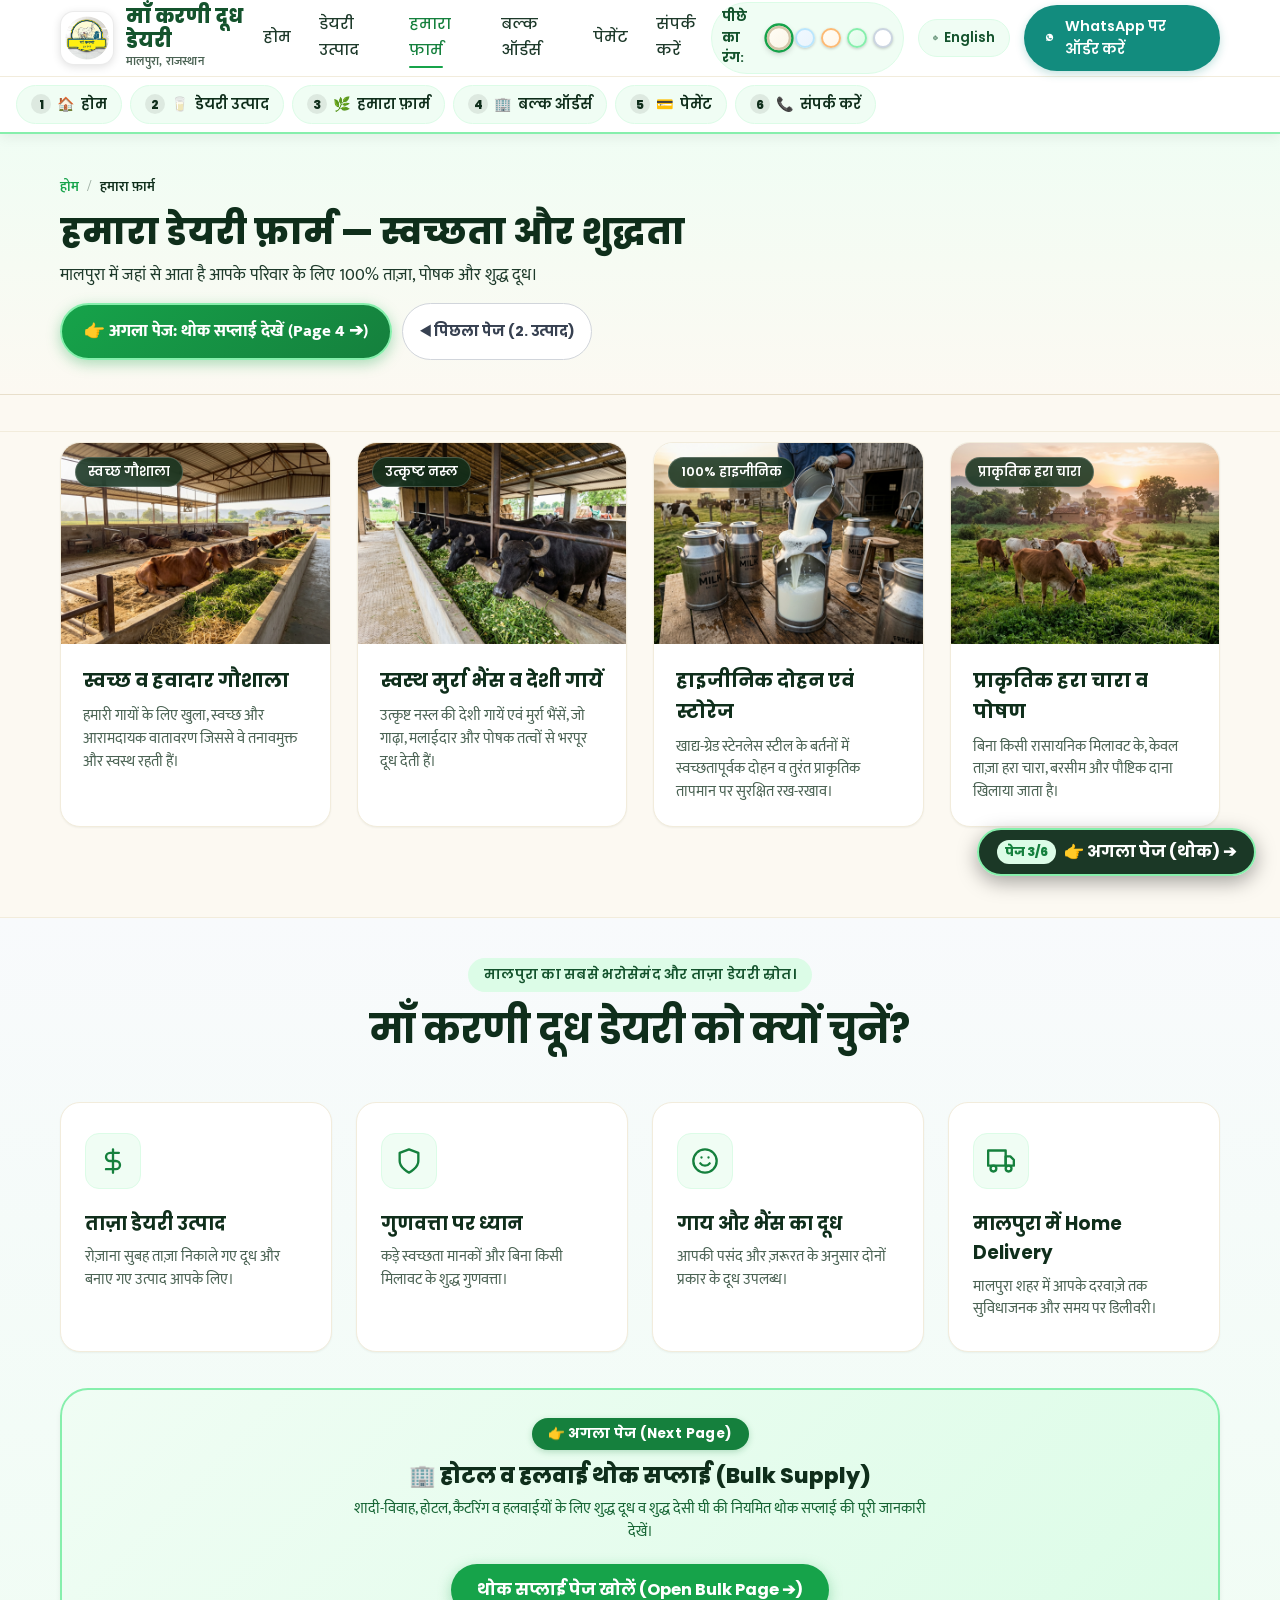
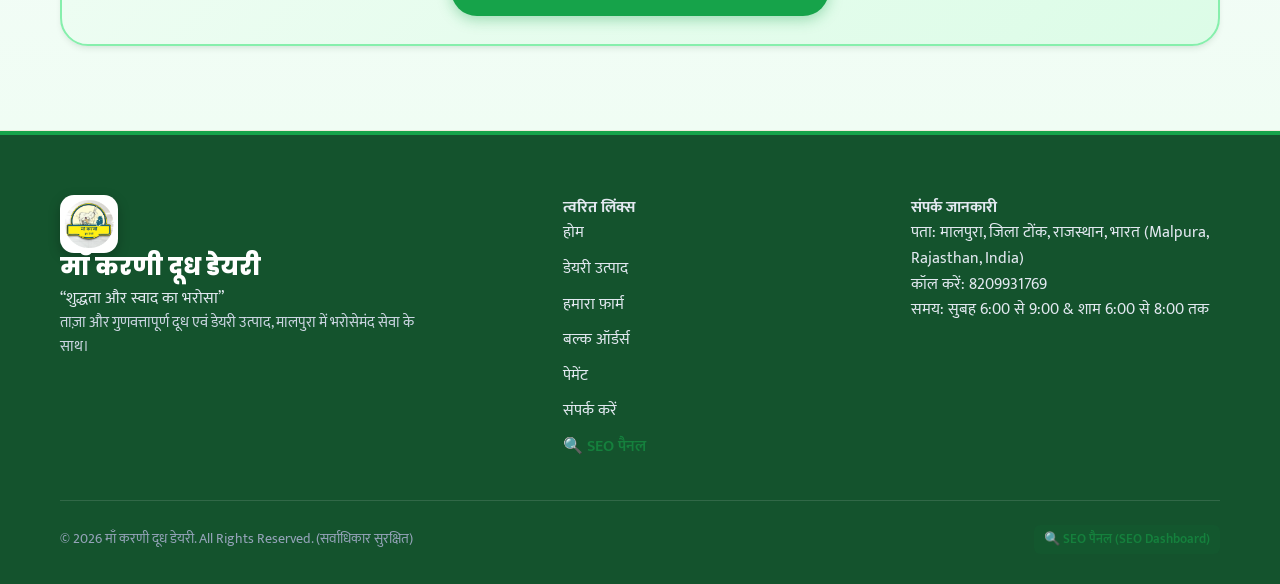
<file: farm.html>
<!DOCTYPE html>
<html lang="hi" data-theme="green" data-bg="cream">
<head>
  <!-- Google Tag Manager -->
  <script>(function(w,d,s,l,i){w[l]=w[l]||[];w[l].push({'gtm.start':
  new Date().getTime(),event:'gtm.js'});var f=d.getElementsByTagName(s)[0],
  j=d.createElement(s),dl=l!='dataLayer'?'&l='+l:'';j.async=true;j.src=
  'https://www.googletagmanager.com/gtm.js?id='+i+dl;f.parentNode.insertBefore(j,f);
  })(window,document,'script','dataLayer','GTM-58JJ9RJL');</script>
  <!-- End Google Tag Manager -->
  <meta charset="UTF-8">
  <meta name="viewport" content="width=device-width, initial-scale=1.0">
  <title>हमारा फ़ार्म - माँ करणी दूध डेयरी | Malpura, Rajasthan</title>
  
  <link rel="canonical" href="https://anandsingh100709-lgtm.github.io/maa-karni-dairy/farm.html">
  <meta name="description" content="माँ करणी दूध डेयरी का स्वच्छ व प्राकृतिक डेयरी फ़ार्म मालपुरा - स्वस्थ मुर्रा भैंसें, देशी गायें, 100% प्राकृतिक हरा चारा और कड़े स्वच्छता मानक।">
  <meta name="keywords" content="Dairy farm Malpura, Cow farm Malpura, Buffalo milk farm, Pure milk production Tonk">
  <meta name="theme-color" content="#15803D">

  <!-- Open Graph / WhatsApp -->
  <meta property="og:type" content="business.business">
  <meta property="og:title" content="हमारा प्राकृतिक डेयरी फ़ार्म - स्वस्थ गायें व मुर्रा भैंसें | मालपुरा">
  <meta property="og:description" content="माँ करणी दूध डेयरी का स्वच्छ व प्राकृतिक डेयरी फ़ार्म मालपुरा - स्वस्थ मुर्रा नस्ल भैंसें, देशी गायें, 100% पौष्टिक हरा चारा और कड़े स्वच्छता मानक।">
  <meta property="og:url" content="https://anandsingh100709-lgtm.github.io/maa-karni-dairy/farm.html">
  <meta property="og:image" content="assets/images/farm-cows.jpg">

  <!-- Favicon -->
  <link rel="icon" type="image/png" href="assets/images/logo.png">

  <!-- Google Fonts -->
  <link rel="preconnect" href="https://fonts.googleapis.com">
  <link rel="preconnect" href="https://fonts.gstatic.com" crossorigin>
  <link href="https://fonts.googleapis.com/css2?family=Mukta:wght@400;500;600;700&family=Poppins:wght@400;500;600;700;800&display=swap" rel="stylesheet">

  <link rel="stylesheet" href="css/style.css?v=9">

  <!-- Meta Pixel Code -->
  <script>
  !function(f,b,e,v,n,t,s)
  {if(f.fbq)return;n=f.fbq=function(){n.callMethod?
  n.callMethod.apply(n,arguments):n.queue.push(arguments)};
  if(!f._fbq)f._fbq=n;n.push=n;n.loaded=!0;n.version='2.0';
  n.queue=[];t=b.createElement(e);t.async=!0;
  t.src=v;s=b.getElementsByTagName(e)[0];
  s.parentNode.insertBefore(t,s)}(window, document,'script',
  'https://connect.facebook.net/en_US/fbevents.js');
  fbq('init', '2574935932945217');
  fbq('track', 'PageView');
  </script>
  <noscript><img height="1" width="1" style="display:none"
  src="https://www.facebook.com/tr?id=2574935932945217&ev=PageView&noscript=1"
  /></noscript>
  <!-- End Meta Pixel Code -->
</head>
<body>
  <!-- Google Tag Manager (noscript) -->
  <noscript><iframe src="https://www.googletagmanager.com/ns.html?id=GTM-58JJ9RJL"
  height="0" width="0" style="display:none;visibility:hidden"></iframe></noscript>
  <!-- End Google Tag Manager (noscript) -->

  <!-- Skip Link -->
  <a href="#mainContent" class="skip-link">Skip to main content / मुख्य सामग्री पर जाएं</a>

  <!-- Header & Navigation -->
  <header class="site-header" role="banner">
    <div class="container navbar">
      <a href="index.html" class="brand-logo" aria-label="माँ करणी दूध डेयरी होम">
        <img src="assets/images/logo.png" alt="माँ करणी दूध डेयरी मालपुरा" class="brand-logo-img" width="54" height="54">
        <div class="brand-logo-text">
          <span class="brand-name-main" data-i18n="nav_brand_title">माँ करणी दूध डेयरी</span>
          <span class="brand-name-sub" data-i18n="nav_brand_sub">मालपुरा, राजस्थान</span>
        </div>
      </a>

      <nav class="desktop-nav" aria-label="Main Navigation">
        <ul class="nav-menu">
          <li><a href="index.html" class="nav-link" data-i18n="nav_home">होम</a></li>
          <li><a href="products.html" class="nav-link" data-i18n="nav_products">डेयरी उत्पाद</a></li>
          <li><a href="farm.html" class="nav-link active" data-i18n="nav_farm">हमारा फ़ार्म</a></li>
          <li><a href="bulk.html" class="nav-link" data-i18n="nav_bulk">बल्क ऑर्डर्स</a></li>
          <li><a href="payment.html" class="nav-link" data-i18n="nav_payment">पेमेंट</a></li>
          <li><a href="contact.html" class="nav-link" data-i18n="nav_contact">संपर्क व लोकेशन</a></li>
        </ul>
      </nav>

      <div class="nav-actions">
        <!-- Background Tone Switcher ("पीछे का रंग") -->
        <div class="theme-palette-wrap" role="group" aria-label="पीछे का रंग बदलें / Change Background Color">
          <span class="theme-palette-label" data-i18n="bg_color_label">पीछे का रंग:</span>
          <div class="bg-dots">
            <button type="button" class="bg-dot bg-dot-cream active" data-bg-set="cream" title="मलाईदार क्रीम (Milk Cream - Default)" aria-label="Milk Cream Background"></button>
            <button type="button" class="bg-dot bg-dot-blue" data-bg-set="blue" title="ताज़ा दूधिया नीला (Cool Milk Blue)" aria-label="Cool Milk Blue Background"></button>
            <button type="button" class="bg-dot bg-dot-saffron" data-bg-set="saffron" title="केसरिया मलाई (Saffron Cream)" aria-label="Saffron Cream Background"></button>
            <button type="button" class="bg-dot bg-dot-green" data-bg-set="green" title="फ़ार्म ग्रीन (Farm Green Tint)" aria-label="Farm Green Background"></button>
            <button type="button" class="bg-dot bg-dot-white" data-bg-set="white" title="शुद्ध सफ़ेद (Pure White)" aria-label="Pure White Background"></button>
          </div>
        </div>

        <!-- Language Switcher -->
        <button type="button" class="lang-toggle-btn" aria-label="Switch Language / भाषा बदलें">
          <svg viewBox="0 0 24 24" fill="none" stroke="currentColor" stroke-width="2" stroke-linecap="round" stroke-linejoin="round" aria-hidden="true">
            <circle cx="12" cy="12" r="10"></circle>
            <line x1="2" y1="12" x2="22" y2="12"></line>
            <path d="M12 2a15.3 15.3 0 0 1 4 10 15.3 15.3 0 0 1-4 10 15.3 15.3 0 0 1-4-10 15.3 15.3 0 0 1 4-10z"></path>
          </svg>
          <span class="lang-label">English</span>
        </button>

        <!-- WhatsApp Quick CTA -->
        <a href="#" class="btn-nav-whatsapp whatsapp-general-link" aria-label="WhatsApp पर ऑर्डर करें">
          <svg width="18" height="18" viewBox="0 0 24 24" fill="currentColor" aria-hidden="true">
            <path d="M12.031 6.172c-3.181 0-5.767 2.586-5.768 5.766-.001 1.298.38 2.27 1.019 3.287l-.582 2.128 2.182-.573c.978.58 1.911.928 3.145.929 3.178 0 5.767-2.587 5.768-5.766.001-3.187-2.575-5.771-5.764-5.771zm3.392 8.244c-.144.405-.837.774-1.17.824-.312.045-.694.072-2.115-.515-1.782-.736-2.924-2.548-3.013-2.667-.088-.119-.724-.963-.724-1.836 0-.872.458-1.303.621-1.48.163-.178.356-.222.474-.222.119 0 .237.002.34.007.108.005.253-.041.396.302.147.356.505 1.233.549 1.322.045.089.074.193.015.312-.059.119-.089.193-.178.297-.089.104-.187.233-.267.312-.089.089-.182.186-.078.365.104.178.461.761 1.006 1.246.702.626 1.292.82 1.47.894.178.074.282.059.386-.059.104-.119.445-.519.564-.697.119-.178.237-.149.396-.089.159.059 1.009.475 1.182.562.173.087.288.131.331.205.044.074.044.43-.1 1.007z"/>
          </svg>
          <span data-i18n="nav_cta_whatsapp">WhatsApp पर ऑर्डर करें</span>
        </a>

        <!-- Mobile Toggle -->
        <button type="button" class="hamburger-btn" id="hamburgerBtn" aria-label="Open Navigation Menu" aria-expanded="false" aria-controls="mobileDrawer">
          <svg width="18" height="18" viewBox="0 0 24 24" fill="none" stroke="currentColor" stroke-width="2.5" stroke-linecap="round" stroke-linejoin="round" aria-hidden="true">
            <line x1="3" y1="12" x2="21" y2="12"></line>
            <line x1="3" y1="6" x2="21" y2="6"></line>
            <line x1="3" y1="18" x2="21" y2="18"></line>
          </svg>
          <span data-i18n="nav_menu_btn">मेनू</span>
        </button>
      </div>
    </div>

    <!-- Mobile Drawer -->
    <div class="mobile-drawer" id="mobileDrawer" role="dialog" aria-modal="true" aria-label="Mobile Navigation">
      <div class="mobile-drawer-brand">
        <img src="assets/images/logo.png" alt="माँ करणी दूध डेयरी Logo" class="mobile-drawer-logo" width="46" height="46">
        <div class="mobile-drawer-brand-text">
          <span class="mobile-drawer-title" data-i18n="nav_brand_title">माँ करणी दूध डेयरी</span>
          <span class="mobile-drawer-sub" data-i18n="nav_brand_sub">मालपुरा, राजस्थान</span>
        </div>
      </div>
      <ul class="mobile-nav-list">
        <li><a href="index.html" class="mobile-nav-link" data-i18n="nav_home">होम</a></li>
        <li><a href="products.html" class="mobile-nav-link" data-i18n="nav_products">डेयरी उत्पाद</a></li>
        <li><a href="farm.html" class="mobile-nav-link active" data-i18n="nav_farm">हमारा फ़ार्म</a></li>
        <li><a href="bulk.html" class="mobile-nav-link" data-i18n="nav_bulk">बल्क ऑर्डर्स</a></li>
        <li><a href="payment.html" class="mobile-nav-link" data-i18n="nav_payment">पेमेंट</a></li>
        <li><a href="contact.html" class="mobile-nav-link" data-i18n="nav_contact">संपर्क व लोकेशन</a></li>
      </ul>
      <div class="mobile-drawer-theme-wrap">
        <span class="theme-palette-label" data-i18n="bg_color_label">पीछे का रंग:</span>
        <div class="bg-dots">
          <button type="button" class="bg-dot bg-dot-cream active" data-bg-set="cream" title="मलाईदार क्रीम (Milk Cream)" aria-label="Milk Cream Background"></button>
          <button type="button" class="bg-dot bg-dot-blue" data-bg-set="blue" title="ताज़ा दूधिया नीला (Cool Milk Blue)" aria-label="Cool Milk Blue Background"></button>
          <button type="button" class="bg-dot bg-dot-saffron" data-bg-set="saffron" title="केसरिया मलाई (Saffron Cream)" aria-label="Saffron Cream Background"></button>
          <button type="button" class="bg-dot bg-dot-green" data-bg-set="green" title="फ़ार्म ग्रीन (Farm Green Tint)" aria-label="Farm Green Background"></button>
          <button type="button" class="bg-dot bg-dot-white" data-bg-set="white" title="शुद्ध सफ़ेद (Pure White)" aria-label="Pure White Background"></button>
        </div>
      </div>
    </div>
  </header>

  <!-- Quick Page Access Navigation Strip -->
  <nav class="page-nav-strip" aria-label="वेबसाइट पेज चुनें">

    <div class="page-nav-scroll-wrap">
      <div class="page-nav-track">
        <a href="index.html?v=9" class="page-nav-pill"><span class="nav-pill-num">1</span> <span class="nav-pill-icon">🏠</span> <span data-i18n="nav_home">होम</span></a>
        <a href="products.html?v=9" class="page-nav-pill"><span class="nav-pill-num">2</span> <span class="nav-pill-icon">🥛</span> <span data-i18n="nav_products">डेयरी उत्पाद</span></a>
        <a href="farm.html?v=9" class="page-nav-pill active"><span class="nav-pill-num">3</span> <span class="nav-pill-icon">🌿</span> <span data-i18n="nav_farm">हमारा फ़ार्म</span></a>
        <a href="bulk.html?v=9" class="page-nav-pill"><span class="nav-pill-num">4</span> <span class="nav-pill-icon">🏢</span> <span data-i18n="nav_bulk">बल्क ऑर्डर्स</span></a>
        <a href="payment.html?v=9" class="page-nav-pill"><span class="nav-pill-num">5</span> <span class="nav-pill-icon">💳</span> <span data-i18n="nav_payment">पेमेंट</span></a>
        <a href="contact.html?v=9" class="page-nav-pill"><span class="nav-pill-num">6</span> <span class="nav-pill-icon">📞</span> <span data-i18n="nav_contact">संपर्क व लोकेशन</span></a>
      </div>
    </div>
  </nav>

  <main id="mainContent">

    <!-- Subpage Hero Banner -->
    <section class="subpage-hero">
      <div class="container">
        <nav class="breadcrumbs" aria-label="Breadcrumb">
          <a href="index.html?v=9" data-i18n="breadcrumb_home">होम</a>
          <span class="breadcrumb-sep">/</span>
          <span class="current" data-i18n="breadcrumb_farm">हमारा फ़ार्म (पेज 3)</span>
        </nav>
        <h1 class="subpage-title" data-i18n="farm_heading">हमारा डेयरी फ़ार्म — स्वच्छता और शुद्धता</h1>
        <p class="subpage-desc" data-i18n="farm_subheading">मालपुरा में जहां से आता है आपके परिवार के लिए 100% ताज़ा, पोषक और शुद्ध दूध।</p>
        <div style="margin-top: 14px; display: flex; gap: 10px; flex-wrap: wrap;">
          <a href="bulk.html?v=9" class="btn-hero-next" style="padding: 9px 18px; font-size: 0.95rem;">👉 अगला पेज: थोक सप्लाई देखें (Page 4 ➔)</a>
          <a href="products.html?v=9" class="top-nav-btn-prev" style="padding: 9px 16px;">◀ पिछला पेज (2. उत्पाद)</a>
        </div>
      </div>
    </section>

    <!-- Farm Gallery Section -->
    <section class="farm-section" style="padding-top: 10px;">
      <div class="container">
        <div class="farm-grid">
          <!-- Farm Card 1: Cow Shed -->
          <article class="farm-card">
            <div class="farm-image-wrap">
              <img src="assets/images/farm-cows.jpg" alt="Maa Karni Dairy Cow Shed Malpura" loading="lazy" width="600" height="450">
              <span class="farm-badge-overlay">स्वच्छ गौशाला</span>
            </div>
            <div class="farm-card-content">
              <h3 class="farm-card-title" data-i18n="farm_1_title">स्वच्छ व हवादार गौशाला</h3>
              <p class="farm-card-desc" data-i18n="farm_1_desc">हमारी गायों के लिए खुला, स्वच्छ और आरामदायक वातावरण जिससे वे तनावमुक्त और स्वस्थ रहती हैं।</p>
            </div>
          </article>

          <!-- Farm Card 2: Buffalo & Cow Care -->
          <article class="farm-card">
            <div class="farm-image-wrap">
              <img src="assets/images/farm-buffaloes.jpg" alt="Maa Karni Dairy Murrah Buffaloes and Cows Malpura" loading="lazy" width="600" height="450">
              <span class="farm-badge-overlay">उत्कृष्ट नस्ल</span>
            </div>
            <div class="farm-card-content">
              <h3 class="farm-card-title" data-i18n="farm_2_title">स्वस्थ मुर्रा भैंस व देशी गायें</h3>
              <p class="farm-card-desc" data-i18n="farm_2_desc">उत्कृष्ट नस्ल की देशी गायें एवं मुर्रा भैंसें, जो गाढ़ा, मलाईदार और पोषक तत्वों से भरपूर दूध देती हैं।</p>
            </div>
          </article>

          <!-- Farm Card 3: Hygienic Milking -->
          <article class="farm-card">
            <div class="farm-image-wrap">
              <img src="assets/images/farm-milking.jpg" alt="Hygienic Milking and Stainless Steel Cans at Maa Karni Dairy" loading="lazy" width="600" height="450">
              <span class="farm-badge-overlay">100% हाइजीनिक</span>
            </div>
            <div class="farm-card-content">
              <h3 class="farm-card-title" data-i18n="farm_3_title">हाइजीनिक दोहन एवं स्टोरेज</h3>
              <p class="farm-card-desc" data-i18n="farm_3_desc">खाद्य-ग्रेड स्टेनलेस स्टील के बर्तनों में स्वच्छतापूर्वक दोहन व तुरंत प्राकृतिक तापमान पर सुरक्षित रख-रखाव।</p>
            </div>
          </article>

          <!-- Farm Card 4: Green Fodder & Pasture -->
          <article class="farm-card">
            <div class="farm-image-wrap">
              <img src="assets/images/farm-pasture.jpg" alt="Cattle Grazing in Green Fields Malpura Rajasthan" loading="lazy" width="600" height="450">
              <span class="farm-badge-overlay">प्राकृतिक हरा चारा</span>
            </div>
            <div class="farm-card-content">
              <h3 class="farm-card-title" data-i18n="farm_4_title">प्राकृतिक हरा चारा व पोषण</h3>
              <p class="farm-card-desc" data-i18n="farm_4_desc">बिना किसी रासायनिक मिलावट के, केवल ताज़ा हरा चारा, बरसीम और पौष्टिक दाना खिलाया जाता है।</p>
            </div>
          </article>
        </div>
      </div>
    </section>

    <!-- Why Choose Us Section -->
    <section class="why-section" id="whyUs" style="padding-top: 40px; padding-bottom: 60px;">
      <div class="container">
        <div class="section-header">
          <div class="section-tag" data-i18n="why_subheading">मालपुरा का सबसे भरोसेमंद और ताज़ा डेयरी स्रोत।</div>
          <h2 class="section-title" data-i18n="why_heading">माँ करणी दूध डेयरी को क्यों चुनें?</h2>
        </div>

        <div class="why-grid">
          <!-- Card 1 -->
          <div class="why-card">
            <div class="why-icon-wrap" aria-hidden="true">
              <svg viewBox="0 0 24 24" fill="none" stroke="currentColor" stroke-width="2" stroke-linecap="round" stroke-linejoin="round">
                <path d="M12 2v20M17 5H9.5a3.5 3.5 0 0 0 0 7h5a3.5 3.5 0 0 1 0 7H6"></path>
              </svg>
            </div>
            <h3 class="why-card-title" data-i18n="why_1_title">ताज़ा डेयरी उत्पाद</h3>
            <p class="why-card-desc" data-i18n="why_1_desc">रोज़ाना सुबह ताज़ा निकाले गए दूध और बनाए गए उत्पाद आपके लिए।</p>
          </div>

          <!-- Card 2 -->
          <div class="why-card">
            <div class="why-icon-wrap" aria-hidden="true">
              <svg viewBox="0 0 24 24" fill="none" stroke="currentColor" stroke-width="2" stroke-linecap="round" stroke-linejoin="round">
                <path d="M12 22s8-4 8-10V5l-8-3-8 3v7c0 6 8 10 8 10z"></path>
              </svg>
            </div>
            <h3 class="why-card-title" data-i18n="why_2_title">गुणवत्ता पर ध्यान</h3>
            <p class="why-card-desc" data-i18n="why_2_desc">कड़े स्वच्छता मानकों और बिना किसी मिलावट के शुद्ध गुणवत्ता।</p>
          </div>

          <!-- Card 3 -->
          <div class="why-card">
            <div class="why-icon-wrap" aria-hidden="true">
              <svg viewBox="0 0 24 24" fill="none" stroke="currentColor" stroke-width="2" stroke-linecap="round" stroke-linejoin="round">
                <circle cx="12" cy="12" r="10"></circle>
                <path d="M8 14s1.5 2 4 2 4-2 4-2"></path>
                <line x1="9" y1="9" x2="9.01" y2="9"></line>
                <line x1="15" y1="9" x2="15.01" y2="9"></line>
              </svg>
            </div>
            <h3 class="why-card-title" data-i18n="why_3_title">गाय और भैंस का दूध</h3>
            <p class="why-card-desc" data-i18n="why_3_desc">आपकी पसंद और ज़रूरत के अनुसार दोनों प्रकार के दूध उपलब्ध।</p>
          </div>

          <!-- Card 4 -->
          <div class="why-card">
            <div class="why-icon-wrap" aria-hidden="true">
              <svg viewBox="0 0 24 24" fill="none" stroke="currentColor" stroke-width="2" stroke-linecap="round" stroke-linejoin="round">
                <rect x="1" y="3" width="15" height="13"></rect>
                <polygon points="16 8 20 8 23 11 23 16 16 16 8"></polygon>
                <circle cx="5.5" cy="18.5" r="2.5"></circle>
                <circle cx="18.5" cy="18.5" r="2.5"></circle>
              </svg>
            </div>
            <h3 class="why-card-title" data-i18n="why_4_title">मालपुरा में Home Delivery</h3>
            <p class="why-card-desc" data-i18n="why_4_desc">मालपुरा शहर में आपके दरवाज़े तक सुविधाजनक और समय पर डिलीवरी।</p>
          </div>
        </div>

        <!-- Next Page Card to Bulk Supply -->
        <div class="next-page-card">
          <span class="next-page-badge">👉 अगला पेज (Next Page)</span>
          <h3 class="next-page-title">🏢 होटल व हलवाई थोक सप्लाई (Bulk Supply)</h3>
          <p class="next-page-desc">शादी-विवाह, होटल, कैटरिंग व हलवाईयों के लिए शुद्ध दूध व शुद्ध देसी घी की नियमित थोक सप्लाई की पूरी जानकारी देखें।</p>
          <a href="bulk.html?v=9" class="btn-next-page-cta">
            <span>थोक सप्लाई पेज खोलें (Open Bulk Page ➔)</span>
          </a>
        </div>
      </div>
    </section>
  </main>

  <!-- Site Footer -->
  <footer class="site-footer" role="contentinfo">
    <div class="container">
      <div class="footer-grid">
        <div class="footer-brand">
          <div class="footer-logo-row">
            <img src="assets/images/logo.png" alt="माँ करणी दूध डेयरी Logo" class="footer-logo-img" width="50" height="50">
            <div class="footer-brand-title" data-i18n="nav_brand_title">माँ करणी दूध डेयरी</div>
          </div>
          <div class="footer-brand-tagline" data-i18n="footer_tagline">“शुद्धता और स्वाद का भरोसा”</div>
          <p class="footer-desc" data-i18n="hero_desc">
            ताज़ा और गुणवत्तापूर्ण दूध एवं डेयरी उत्पाद, मालपुरा में भरोसेमंद सेवा के साथ।
          </p>
        </div>

        <div class="footer-col">
          <h4 class="footer-heading" data-i18n="footer_quick_links">त्वरित लिंक्स</h4>
          <ul class="footer-links-list">
            <li><a href="index.html" data-i18n="nav_home">होम</a></li>
            <li><a href="products.html" data-i18n="nav_products">डेयरी उत्पाद</a></li>
            <li><a href="farm.html" data-i18n="nav_farm">हमारा फ़ार्म</a></li>
            <li><a href="bulk.html" data-i18n="nav_bulk">बल्क ऑर्डर्स</a></li>
            <li><a href="payment.html" data-i18n="nav_payment">पेमेंट</a></li>
            <li><a href="contact.html" data-i18n="nav_contact">संपर्क व लोकेशन</a></li>
            <li><a href="seo-panel.html" style="color: #15803d; font-weight: 600;">🔍 SEO पैनल</a></li>
          </ul>
        </div>

        <div class="footer-col">
          <h4 class="footer-heading" data-i18n="footer_contact_info">संपर्क जानकारी</h4>
          <div class="footer-contact-item">
            <span class="footer-contact-label" data-i18n="contact_loc_label">पता:</span>
            <span data-i18n="location_address">मालपुरा, जिला टोंक, राजस्थान, भारत</span>
          </div>
          <div class="footer-contact-item">
            <span class="footer-contact-label" data-i18n="contact_call_label">फ़ोन:</span>
            <a href="tel:+918209931769" class="phone-call-link" data-config="PHONE_NUMBER">8209931769</a>
          </div>
          <div class="footer-contact-item">
            <span class="footer-contact-label" data-i18n="footer_timing_label">समय:</span>
            <span data-i18n="footer_timing_value">सुबह 6:00 से 9:00 & शाम 6:00 से 8:00 तक</span>
          </div>
        </div>
      </div>

      <div class="footer-bottom" style="display: flex; justify-content: space-between; align-items: center; flex-wrap: wrap; gap: 10px;">
        <p class="copyright" data-i18n="footer_rights">© 2026 माँ करणी दूध डेयरी. All Rights Reserved.</p>
        <a href="seo-panel.html" style="font-size: 0.82rem; color: #15803d; text-decoration: none; display: inline-flex; align-items: center; gap: 4px; padding: 4px 10px; border-radius: 6px; background: rgba(21,128,61,0.08); font-weight: 600;">
          <span>🔍 SEO पैनल (SEO Dashboard)</span>
        </a>
      </div>
    </div>
  </footer>

  <!-- Mobile Bottom App Navigation Bar -->
  <nav class="mobile-bottom-app-bar" aria-label="Mobile Navigation Bar">
    <a href="index.html" class="bottom-tab">
      <span class="bottom-tab-icon">🏠</span>
      <span class="bottom-tab-label" data-i18n="nav_home">होम</span>
    </a>
    <a href="products.html" class="bottom-tab">
      <span class="bottom-tab-icon">🥛</span>
      <span class="bottom-tab-label" data-i18n="nav_products">उत्पाद</span>
    </a>
    <a href="farm.html" class="bottom-tab active">
      <span class="bottom-tab-icon">🌿</span>
      <span class="bottom-tab-label" data-i18n="nav_farm">फ़ार्म</span>
    </a>
    <a href="bulk.html" class="bottom-tab">
      <span class="bottom-tab-icon">🏢</span>
      <span class="bottom-tab-label" data-i18n="nav_bulk">थोक</span>
    </a>
    <a href="payment.html" class="bottom-tab">
      <span class="bottom-tab-icon">💳</span>
      <span class="bottom-tab-label" data-i18n="nav_payment">पेमेंट</span>
    </a>
    <a href="contact.html" class="bottom-tab">
      <span class="bottom-tab-icon">📞</span>
      <span class="bottom-tab-label" data-i18n="nav_contact">संपर्क</span>
    </a>
  </nav>

  <!-- Floating Persistent Next Page Button -->
  <div class="floating-page-nav" id="floatingPageNav">
    <span class="float-page-tag">पेज 3/6</span>
    <a href="bulk.html?v=9">👉 अगला पेज (थोक) ➔</a>
  </div>

  <div class="toast-notice" id="toastNotice" role="status" aria-live="polite"></div>

  <!-- Scripts -->
  <script src="js/config.js?v=9"></script>
  <script src="js/translations.js?v=9"></script>
  <script src="js/app.js?v=9"></script>
</body>
</html>
</file>
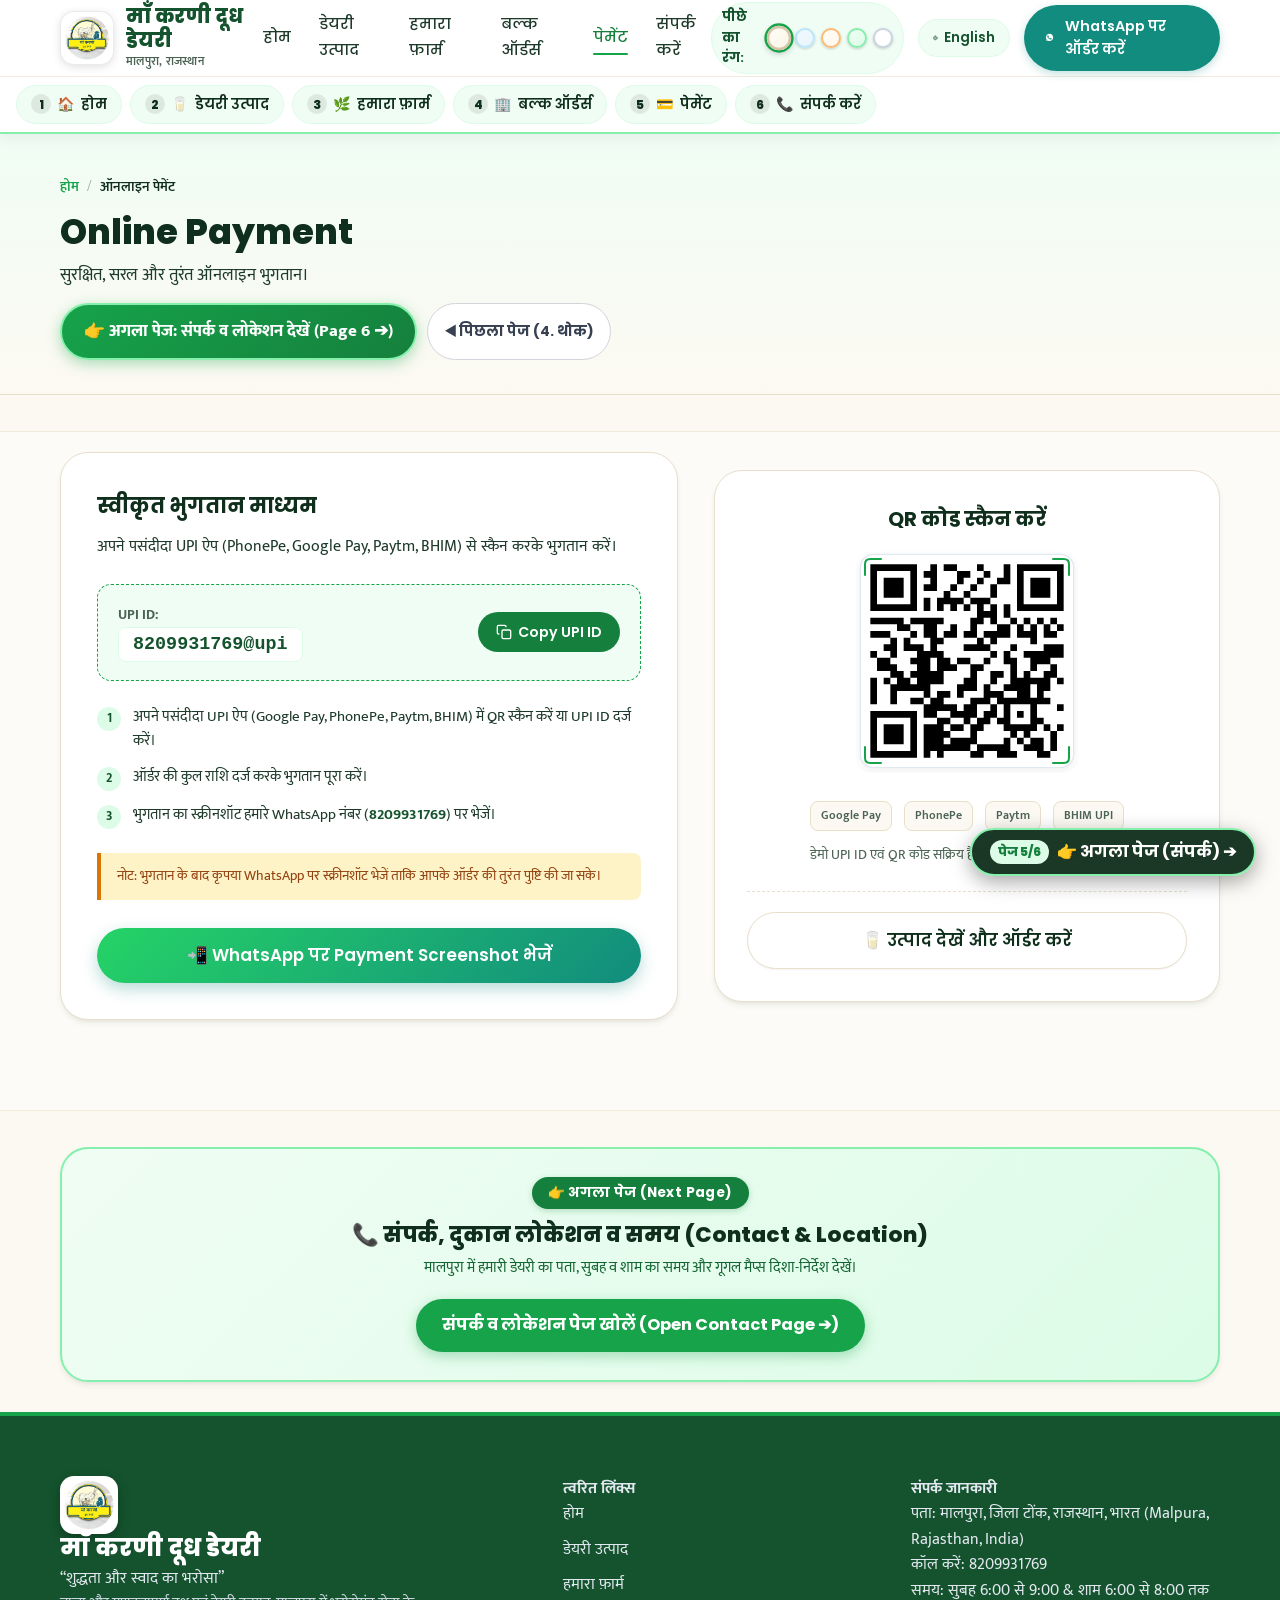
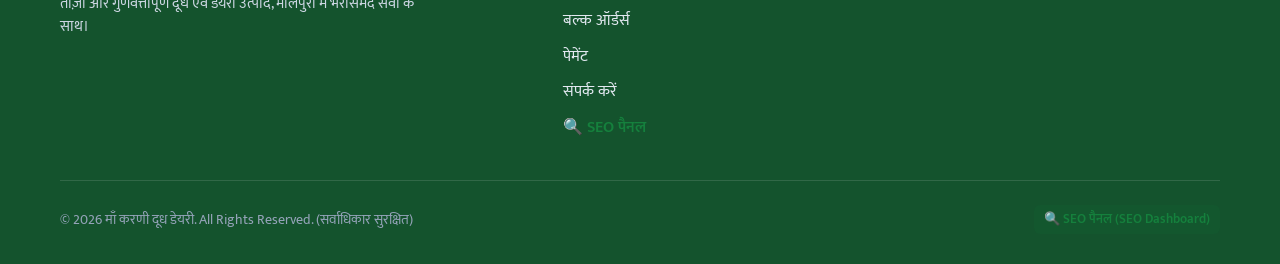
<file: payment.html>
<!DOCTYPE html>
<html lang="hi" data-theme="green" data-bg="cream">
<head>
  <!-- Google Tag Manager -->
  <script>(function(w,d,s,l,i){w[l]=w[l]||[];w[l].push({'gtm.start':
  new Date().getTime(),event:'gtm.js'});var f=d.getElementsByTagName(s)[0],
  j=d.createElement(s),dl=l!='dataLayer'?'&l='+l:'';j.async=true;j.src=
  'https://www.googletagmanager.com/gtm.js?id='+i+dl;f.parentNode.insertBefore(j,f);
  })(window,document,'script','dataLayer','GTM-58JJ9RJL');</script>
  <!-- End Google Tag Manager -->
  <meta charset="UTF-8">
  <meta name="viewport" content="width=device-width, initial-scale=1.0">
  <title>ऑनलाइन पेमेंट - माँ करणी दूध डेयरी | Malpura, Rajasthan</title>
  
  <link rel="canonical" href="https://anandsingh100709-lgtm.github.io/maa-karni-dairy/payment.html">
  <meta name="description" content="माँ करणी दूध डेयरी मालपुरा के लिए सुरक्षित और तुरंत ऑनलाइन भुगतान - PhonePe, Google Pay, Paytm, BHIM QR कोड एवं UPI ID 8209931769@upi।">
  <meta name="keywords" content="Maa Karni Dairy payment, UPI payment Malpura, QR code dairy payment Tonk">
  <meta name="theme-color" content="#15803D">

  <!-- Open Graph / WhatsApp -->
  <meta property="og:type" content="business.business">
  <meta property="og:title" content="सुरक्षित ऑनलाइन पेमेंट व UPI QR कोड | माँ करणी दूध डेयरी मालपुरा">
  <meta property="og:description" content="PhonePe, Google Pay, Paytm, BHIM द्वारा तुरंत ऑनलाइन पेमेंट करें। आधिकारिक UPI ID: 8209931769@upi।">
  <meta property="og:url" content="https://anandsingh100709-lgtm.github.io/maa-karni-dairy/payment.html">
  <meta property="og:image" content="assets/images/payment-qr.svg">

  <!-- Favicon -->
  <link rel="icon" type="image/png" href="assets/images/logo.png">

  <!-- Google Fonts -->
  <link rel="preconnect" href="https://fonts.googleapis.com">
  <link rel="preconnect" href="https://fonts.gstatic.com" crossorigin>
  <link href="https://fonts.googleapis.com/css2?family=Mukta:wght@400;500;600;700&family=Poppins:wght@400;500;600;700;800&display=swap" rel="stylesheet">

  <link rel="stylesheet" href="css/style.css?v=9">

  <!-- Meta Pixel Code -->
  <script>
  !function(f,b,e,v,n,t,s)
  {if(f.fbq)return;n=f.fbq=function(){n.callMethod?
  n.callMethod.apply(n,arguments):n.queue.push(arguments)};
  if(!f._fbq)f._fbq=n;n.push=n;n.loaded=!0;n.version='2.0';
  n.queue=[];t=b.createElement(e);t.async=!0;
  t.src=v;s=b.getElementsByTagName(e)[0];
  s.parentNode.insertBefore(t,s)}(window, document,'script',
  'https://connect.facebook.net/en_US/fbevents.js');
  fbq('init', '2574935932945217');
  fbq('track', 'PageView');
  </script>
  <noscript><img height="1" width="1" style="display:none"
  src="https://www.facebook.com/tr?id=2574935932945217&ev=PageView&noscript=1"
  /></noscript>
  <!-- End Meta Pixel Code -->
</head>
<body>
  <!-- Google Tag Manager (noscript) -->
  <noscript><iframe src="https://www.googletagmanager.com/ns.html?id=GTM-58JJ9RJL"
  height="0" width="0" style="display:none;visibility:hidden"></iframe></noscript>
  <!-- End Google Tag Manager (noscript) -->

  <!-- Skip Link -->
  <a href="#mainContent" class="skip-link">Skip to main content / मुख्य सामग्री पर जाएं</a>

  <!-- Header & Navigation -->
  <header class="site-header" role="banner">
    <div class="container navbar">
      <a href="index.html" class="brand-logo" aria-label="माँ करणी दूध डेयरी होम">
        <img src="assets/images/logo.png" alt="माँ करणी दूध डेयरी मालपुरा" class="brand-logo-img" width="54" height="54">
        <div class="brand-logo-text">
          <span class="brand-name-main" data-i18n="nav_brand_title">माँ करणी दूध डेयरी</span>
          <span class="brand-name-sub" data-i18n="nav_brand_sub">मालपुरा, राजस्थान</span>
        </div>
      </a>

      <nav class="desktop-nav" aria-label="Main Navigation">
        <ul class="nav-menu">
          <li><a href="index.html" class="nav-link" data-i18n="nav_home">होम</a></li>
          <li><a href="products.html" class="nav-link" data-i18n="nav_products">डेयरी उत्पाद</a></li>
          <li><a href="farm.html" class="nav-link" data-i18n="nav_farm">हमारा फ़ार्म</a></li>
          <li><a href="bulk.html" class="nav-link" data-i18n="nav_bulk">बल्क ऑर्डर्स</a></li>
          <li><a href="payment.html" class="nav-link active" data-i18n="nav_payment">पेमेंट</a></li>
          <li><a href="contact.html" class="nav-link" data-i18n="nav_contact">संपर्क व लोकेशन</a></li>
        </ul>
      </nav>

      <div class="nav-actions">
        <!-- Background Tone Switcher ("पीछे का रंग") -->
        <div class="theme-palette-wrap" role="group" aria-label="पीछे का रंग बदलें / Change Background Color">
          <span class="theme-palette-label" data-i18n="bg_color_label">पीछे का रंग:</span>
          <div class="bg-dots">
            <button type="button" class="bg-dot bg-dot-cream active" data-bg-set="cream" title="मलाईदार क्रीम (Milk Cream - Default)" aria-label="Milk Cream Background"></button>
            <button type="button" class="bg-dot bg-dot-blue" data-bg-set="blue" title="ताज़ा दूधिया नीला (Cool Milk Blue)" aria-label="Cool Milk Blue Background"></button>
            <button type="button" class="bg-dot bg-dot-saffron" data-bg-set="saffron" title="केसरिया मलाई (Saffron Cream)" aria-label="Saffron Cream Background"></button>
            <button type="button" class="bg-dot bg-dot-green" data-bg-set="green" title="फ़ार्म ग्रीन (Farm Green Tint)" aria-label="Farm Green Background"></button>
            <button type="button" class="bg-dot bg-dot-white" data-bg-set="white" title="शुद्ध सफ़ेद (Pure White)" aria-label="Pure White Background"></button>
          </div>
        </div>

        <!-- Language Switcher -->
        <button type="button" class="lang-toggle-btn" aria-label="Switch Language / भाषा बदलें">
          <svg viewBox="0 0 24 24" fill="none" stroke="currentColor" stroke-width="2" stroke-linecap="round" stroke-linejoin="round" aria-hidden="true">
            <circle cx="12" cy="12" r="10"></circle>
            <line x1="2" y1="12" x2="22" y2="12"></line>
            <path d="M12 2a15.3 15.3 0 0 1 4 10 15.3 15.3 0 0 1-4 10 15.3 15.3 0 0 1-4-10 15.3 15.3 0 0 1 4-10z"></path>
          </svg>
          <span class="lang-label">English</span>
        </button>

        <!-- WhatsApp Quick CTA -->
        <a href="#" class="btn-nav-whatsapp whatsapp-general-link" aria-label="WhatsApp पर ऑर्डर करें">
          <svg width="18" height="18" viewBox="0 0 24 24" fill="currentColor" aria-hidden="true">
            <path d="M12.031 6.172c-3.181 0-5.767 2.586-5.768 5.766-.001 1.298.38 2.27 1.019 3.287l-.582 2.128 2.182-.573c.978.58 1.911.928 3.145.929 3.178 0 5.767-2.587 5.768-5.766.001-3.187-2.575-5.771-5.764-5.771zm3.392 8.244c-.144.405-.837.774-1.17.824-.312.045-.694.072-2.115-.515-1.782-.736-2.924-2.548-3.013-2.667-.088-.119-.724-.963-.724-1.836 0-.872.458-1.303.621-1.48.163-.178.356-.222.474-.222.119 0 .237.002.34.007.108.005.253-.041.396.302.147.356.505 1.233.549 1.322.045.089.074.193.015.312-.059.119-.089.193-.178.297-.089.104-.187.233-.267.312-.089.089-.182.186-.078.365.104.178.461.761 1.006 1.246.702.626 1.292.82 1.47.894.178.074.282.059.386-.059.104-.119.445-.519.564-.697.119-.178.237-.149.396-.089.159.059 1.009.475 1.182.562.173.087.288.131.331.205.044.074.044.43-.1 1.007z"/>
          </svg>
          <span data-i18n="nav_cta_whatsapp">WhatsApp पर ऑर्डर करें</span>
        </a>

        <!-- Mobile Toggle -->
        <button type="button" class="hamburger-btn" id="hamburgerBtn" aria-label="Open Navigation Menu" aria-expanded="false" aria-controls="mobileDrawer">
          <svg width="18" height="18" viewBox="0 0 24 24" fill="none" stroke="currentColor" stroke-width="2.5" stroke-linecap="round" stroke-linejoin="round" aria-hidden="true">
            <line x1="3" y1="12" x2="21" y2="12"></line>
            <line x1="3" y1="6" x2="21" y2="6"></line>
            <line x1="3" y1="18" x2="21" y2="18"></line>
          </svg>
          <span data-i18n="nav_menu_btn">मेनू</span>
        </button>
      </div>
    </div>

    <!-- Mobile Drawer -->
    <div class="mobile-drawer" id="mobileDrawer" role="dialog" aria-modal="true" aria-label="Mobile Navigation">
      <div class="mobile-drawer-brand">
        <img src="assets/images/logo.png" alt="माँ करणी दूध डेयरी Logo" class="mobile-drawer-logo" width="46" height="46">
        <div class="mobile-drawer-brand-text">
          <span class="mobile-drawer-title" data-i18n="nav_brand_title">माँ करणी दूध डेयरी</span>
          <span class="mobile-drawer-sub" data-i18n="nav_brand_sub">मालपुरा, राजस्थान</span>
        </div>
      </div>
      <ul class="mobile-nav-list">
        <li><a href="index.html" class="mobile-nav-link" data-i18n="nav_home">होम</a></li>
        <li><a href="products.html" class="mobile-nav-link" data-i18n="nav_products">डेयरी उत्पाद</a></li>
        <li><a href="farm.html" class="mobile-nav-link" data-i18n="nav_farm">हमारा फ़ार्म</a></li>
        <li><a href="bulk.html" class="mobile-nav-link" data-i18n="nav_bulk">बल्क ऑर्डर्स</a></li>
        <li><a href="payment.html" class="mobile-nav-link active" data-i18n="nav_payment">पेमेंट</a></li>
        <li><a href="contact.html" class="mobile-nav-link" data-i18n="nav_contact">संपर्क व लोकेशन</a></li>
      </ul>
      <div class="mobile-drawer-theme-wrap">
        <span class="theme-palette-label" data-i18n="bg_color_label">पीछे का रंग:</span>
        <div class="bg-dots">
          <button type="button" class="bg-dot bg-dot-cream active" data-bg-set="cream" title="मलाईदार क्रीम (Milk Cream)" aria-label="Milk Cream Background"></button>
          <button type="button" class="bg-dot bg-dot-blue" data-bg-set="blue" title="ताज़ा दूधिया नीला (Cool Milk Blue)" aria-label="Cool Milk Blue Background"></button>
          <button type="button" class="bg-dot bg-dot-saffron" data-bg-set="saffron" title="केसरिया मलाई (Saffron Cream)" aria-label="Saffron Cream Background"></button>
          <button type="button" class="bg-dot bg-dot-green" data-bg-set="green" title="फ़ार्म ग्रीन (Farm Green Tint)" aria-label="Farm Green Background"></button>
          <button type="button" class="bg-dot bg-dot-white" data-bg-set="white" title="शुद्ध सफ़ेद (Pure White)" aria-label="Pure White Background"></button>
        </div>
      </div>
    </div>
  </header>

  <!-- Quick Page Access Navigation Strip -->
  <nav class="page-nav-strip" aria-label="वेबसाइट पेज चुनें">

    <div class="page-nav-scroll-wrap">
      <div class="page-nav-track">
        <a href="index.html?v=9" class="page-nav-pill"><span class="nav-pill-num">1</span> <span class="nav-pill-icon">🏠</span> <span data-i18n="nav_home">होम</span></a>
        <a href="products.html?v=9" class="page-nav-pill"><span class="nav-pill-num">2</span> <span class="nav-pill-icon">🥛</span> <span data-i18n="nav_products">डेयरी उत्पाद</span></a>
        <a href="farm.html?v=9" class="page-nav-pill"><span class="nav-pill-num">3</span> <span class="nav-pill-icon">🌿</span> <span data-i18n="nav_farm">हमारा फ़ार्म</span></a>
        <a href="bulk.html?v=9" class="page-nav-pill"><span class="nav-pill-num">4</span> <span class="nav-pill-icon">🏢</span> <span data-i18n="nav_bulk">बल्क ऑर्डर्स</span></a>
        <a href="payment.html?v=9" class="page-nav-pill active"><span class="nav-pill-num">5</span> <span class="nav-pill-icon">💳</span> <span data-i18n="nav_payment">पेमेंट</span></a>
        <a href="contact.html?v=9" class="page-nav-pill"><span class="nav-pill-num">6</span> <span class="nav-pill-icon">📞</span> <span data-i18n="nav_contact">संपर्क व लोकेशन</span></a>
      </div>
    </div>
  </nav>

  <main id="mainContent">

    <!-- Subpage Hero Banner -->
    <section class="subpage-hero">
      <div class="container">
        <nav class="breadcrumbs" aria-label="Breadcrumb">
          <a href="index.html?v=9" data-i18n="breadcrumb_home">होम</a>
          <span class="breadcrumb-sep">/</span>
          <span class="current" data-i18n="breadcrumb_payment">ऑनलाइन पेमेंट (पेज 5)</span>
        </nav>
        <h1 class="subpage-title" data-i18n="payment_heading">Online Payment</h1>
        <p class="subpage-desc" data-i18n="payment_subheading">सुरक्षित, सरल और तुरंत ऑनलाइन भुगतान।</p>
        <div style="margin-top: 14px; display: flex; gap: 10px; flex-wrap: wrap;">
          <a href="contact.html?v=9" class="btn-hero-next" style="padding: 9px 18px; font-size: 0.95rem;">👉 अगला पेज: संपर्क व लोकेशन देखें (Page 6 ➔)</a>
          <a href="bulk.html?v=9" class="top-nav-btn-prev" style="padding: 9px 16px;">◀ पिछला पेज (4. थोक)</a>
        </div>
      </div>
    </section>

    <!-- Payment Section -->
    <section class="payment-section" style="padding-top: 20px;">
      <div class="container">
        <div class="payment-grid">
          <!-- UPI Card Details -->
          <div class="payment-details-card">
            <h3 style="font-family: var(--font-heading); font-size: 1.3rem; font-weight: 700; color: var(--color-text-main); margin-bottom: 12px;" data-i18n="payment_mode_title">
              स्वीकृत भुगतान माध्यम
            </h3>
            
            <p style="color: var(--color-text-body); line-height: 1.6;" data-i18n="payment_qr_note">
              अपने पसंदीदा UPI ऐप (PhonePe, Google Pay, Paytm, BHIM) से स्कैन करके या UPI ID पर भुगतान करें।
            </p>

            <!-- Configurable UPI Box -->
            <div class="upi-display-box" style="margin: 24px 0;">
              <div>
                <span style="font-size: 0.85rem; font-weight: 700; color: var(--color-text-muted); display: block; margin-bottom: 4px;" data-i18n="payment_upi_label">UPI ID:</span>
                <span class="upi-id-value" id="upiIdDisplay">8209931769@upi</span>
              </div>
              <button type="button" class="btn-copy-upi" id="copyUpiBtn" aria-label="Copy UPI ID to clipboard">
                <svg width="16" height="16" viewBox="0 0 24 24" fill="none" stroke="currentColor" stroke-width="2" aria-hidden="true">
                  <rect x="9" y="9" width="13" height="13" rx="2" ry="2"></rect>
                  <path d="M5 15H4a2 2 0 0 1-2-2V4a2 2 0 0 1 2-2h9a2 2 0 0 1 2 2v1"></path>
                </svg>
                <span data-i18n="payment_copy_btn">Copy UPI ID</span>
              </button>
            </div>

            <!-- Steps for safe payment -->
            <ul class="payment-instructions-list">
              <li class="payment-step-item">
                <span class="payment-step-badge">1</span>
                <span>अपने पसंदीदा UPI ऐप (Google Pay, PhonePe, Paytm, BHIM) में QR स्कैन करें या UPI ID दर्ज करें।</span>
              </li>
              <li class="payment-step-item">
                <span class="payment-step-badge">2</span>
                <span>ऑर्डर की कुल राशि दर्ज करके भुगतान पूरा करें।</span>
              </li>
              <li class="payment-step-item">
                <span class="payment-step-badge">3</span>
                <span>भुगतान का स्क्रीनशॉट हमारे WhatsApp नंबर (<a href="https://wa.me/918209931769" target="_blank" rel="noopener noreferrer" style="color: var(--color-primary-deep); font-weight: 700;">8209931769</a>) पर भेजें।</span>
              </li>
            </ul>

            <div class="payment-notice-banner" data-i18n="payment_disclaimer" style="margin-top: 24px;">
              नोट: भुगतान के बाद कृपया WhatsApp पर स्क्रीनशॉट भेजें ताकि आपके ऑर्डर की तुरंत पुष्टि की जा सके।
            </div>

            <div style="margin-top: 28px;">
              <a href="https://wa.me/918209931769?text=%E0%A4%A8%E0%A4%AE%E0%A4%B8%E0%A5%8D%E0%A4%A4%E0%A5%87%20%E0%A4%AE%E0%A4%BE%E0%A4%81%20%E0%A4%95%E0%A4%B0%E0%A5%8D%E0%A4%A3%E0%A5%80%20%E0%A4%A6%E0%A5%82%E0%A4%A7%20%E0%A4%A1%E0%A5%87%E0%A4%AF%E0%A4%B0%E0%A5%80%2C%20%E0%A4%AE%E0%A5%88%E0%A4%82%E0%A4%A8%E0%A5%87%20%E0%A4%AD%E0%A5%81%E0%A4%97%E0%A4%A4%E0%A4%BE%E0%A4%A8%20%E0%A4%95%E0%A4%B0%20%E0%A4%A6%E0%A4%BF%E0%A4%AF%E0%A4%BE%20%E0%A4%B9%E0%A5%88%20%E0%A4%94%E0%A4%B0%20%E0%A4%B8%E0%A5%8D%E0%A4%95%E0%A5%8D%E0%A4%B0%E0%A5%80%E0%A4%A8%E0%A4%B7%E0%A5%89%E0%A4%9F%20%E0%A4%B8%E0%A4%82%E0%A4%B2%E0%A4%97%E0%A5%8D%E0%A4%A8%20%E0%A4%B9%E0%A5%88%E0%A4%A4" target="_blank" rel="noopener noreferrer" class="btn-primary btn-whatsapp" style="width: 100%;">
                📲 WhatsApp पर Payment Screenshot भेजें
              </a>
            </div>
          </div>

          <!-- QR Code Container -->
          <div class="payment-qr-card">
            <h3 style="font-family: var(--font-heading); font-size: 1.25rem; font-weight: 700; color: var(--color-text-main);" data-i18n="payment_qr_title">
              QR कोड स्कैन करें
            </h3>
            
            <div class="qr-box-wrap">
              <img id="paymentQrImg" src="assets/images/payment-qr.svg" alt="माँ करणी दूध डेयरी UPI QR Code" width="220" height="220" loading="lazy">
            </div>

            <!-- Supported UPI icons pill -->
            <div class="payment-apps-row">
              <span class="payment-app-badge">Google Pay</span>
              <span class="payment-app-badge">PhonePe</span>
              <span class="payment-app-badge">Paytm</span>
              <span class="payment-app-badge">BHIM UPI</span>
            </div>

            <p style="font-size: 0.85rem; color: var(--color-text-muted); margin-top: 14px;" data-i18n="payment_config_notice">
              डेमो UPI ID एवं QR कोड सक्रिय है (किसी भी UPI ऐप से स्कैन करें)
            </p>

            <div style="margin-top: 24px; padding-top: 20px; border-top: 1px dashed var(--color-border); width: 100%;">
              <a href="products.html" class="btn btn-secondary" style="width: 100%; border-radius: var(--radius-full);">
                🥛 उत्पाद देखें और ऑर्डर करें
              </a>
            </div>
          </div>
        </div>
      </div>
    </section>

    <!-- Next Page Card to Contact -->
    <section class="container" style="margin-bottom: 30px;">
      <div class="next-page-card">
        <span class="next-page-badge">👉 अगला पेज (Next Page)</span>
        <h3 class="next-page-title">📞 संपर्क, दुकान लोकेशन व समय (Contact & Location)</h3>
        <p class="next-page-desc">मालपुरा में हमारी डेयरी का पता, सुबह व शाम का समय और गूगल मैप्स दिशा-निर्देश देखें।</p>
        <a href="contact.html?v=9" class="btn-next-page-cta">
          <span>संपर्क व लोकेशन पेज खोलें (Open Contact Page ➔)</span>
        </a>
      </div>
    </section>

  </main>

  <!-- Site Footer -->
  <footer class="site-footer" role="contentinfo">
    <div class="container">
      <div class="footer-grid">
        <div class="footer-brand">
          <div class="footer-logo-row">
            <img src="assets/images/logo.png" alt="माँ करणी दूध डेयरी Logo" class="footer-logo-img" width="50" height="50">
            <div class="footer-brand-title" data-i18n="nav_brand_title">माँ करणी दूध डेयरी</div>
          </div>
          <div class="footer-brand-tagline" data-i18n="footer_tagline">“शुद्धता और स्वाद का भरोसा”</div>
          <p class="footer-desc" data-i18n="hero_desc">
            ताज़ा और गुणवत्तापूर्ण दूध एवं डेयरी उत्पाद, मालपुरा में भरोसेमंद सेवा के साथ।
          </p>
        </div>

        <div class="footer-col">
          <h4 class="footer-heading" data-i18n="footer_quick_links">त्वरित लिंक्स</h4>
          <ul class="footer-links-list">
            <li><a href="index.html" data-i18n="nav_home">होम</a></li>
            <li><a href="products.html" data-i18n="nav_products">डेयरी उत्पाद</a></li>
            <li><a href="farm.html" data-i18n="nav_farm">हमारा फ़ार्म</a></li>
            <li><a href="bulk.html" data-i18n="nav_bulk">बल्क ऑर्डर्स</a></li>
            <li><a href="payment.html" data-i18n="nav_payment">पेमेंट</a></li>
            <li><a href="contact.html" data-i18n="nav_contact">संपर्क व लोकेशन</a></li>
            <li><a href="seo-panel.html" style="color: #15803d; font-weight: 600;">🔍 SEO पैनल</a></li>
          </ul>
        </div>

        <div class="footer-col">
          <h4 class="footer-heading" data-i18n="footer_contact_info">संपर्क जानकारी</h4>
          <div class="footer-contact-item">
            <span class="footer-contact-label" data-i18n="contact_loc_label">पता:</span>
            <span data-i18n="location_address">मालपुरा, जिला टोंक, राजस्थान, भारत</span>
          </div>
          <div class="footer-contact-item">
            <span class="footer-contact-label" data-i18n="contact_call_label">फ़ोन:</span>
            <a href="tel:+918209931769" class="phone-call-link" data-config="PHONE_NUMBER">8209931769</a>
          </div>
          <div class="footer-contact-item">
            <span class="footer-contact-label" data-i18n="footer_timing_label">समय:</span>
            <span data-i18n="footer_timing_value">सुबह 6:00 से 9:00 & शाम 6:00 से 8:00 तक</span>
          </div>
        </div>
      </div>

      <div class="footer-bottom" style="display: flex; justify-content: space-between; align-items: center; flex-wrap: wrap; gap: 10px;">
        <p class="copyright" data-i18n="footer_rights">© 2026 माँ करणी दूध डेयरी. All Rights Reserved.</p>
        <a href="seo-panel.html" style="font-size: 0.82rem; color: #15803d; text-decoration: none; display: inline-flex; align-items: center; gap: 4px; padding: 4px 10px; border-radius: 6px; background: rgba(21,128,61,0.08); font-weight: 600;">
          <span>🔍 SEO पैनल (SEO Dashboard)</span>
        </a>
      </div>
    </div>
  </footer>

  <!-- Mobile Bottom App Navigation Bar -->
  <nav class="mobile-bottom-app-bar" aria-label="Mobile Navigation Bar">
    <a href="index.html" class="bottom-tab">
      <span class="bottom-tab-icon">🏠</span>
      <span class="bottom-tab-label" data-i18n="nav_home">होम</span>
    </a>
    <a href="products.html" class="bottom-tab">
      <span class="bottom-tab-icon">🥛</span>
      <span class="bottom-tab-label" data-i18n="nav_products">उत्पाद</span>
    </a>
    <a href="farm.html" class="bottom-tab">
      <span class="bottom-tab-icon">🌿</span>
      <span class="bottom-tab-label" data-i18n="nav_farm">फ़ार्म</span>
    </a>
    <a href="bulk.html" class="bottom-tab">
      <span class="bottom-tab-icon">🏢</span>
      <span class="bottom-tab-label" data-i18n="nav_bulk">थोक</span>
    </a>
    <a href="payment.html" class="bottom-tab active">
      <span class="bottom-tab-icon">💳</span>
      <span class="bottom-tab-label" data-i18n="nav_payment">पेमेंट</span>
    </a>
    <a href="contact.html" class="bottom-tab">
      <span class="bottom-tab-icon">📞</span>
      <span class="bottom-tab-label" data-i18n="nav_contact">संपर्क</span>
    </a>
  </nav>

  <!-- Floating Persistent Next Page Button -->
  <div class="floating-page-nav" id="floatingPageNav">
    <span class="float-page-tag">पेज 5/6</span>
    <a href="contact.html?v=9">👉 अगला पेज (संपर्क) ➔</a>
  </div>

  <div class="toast-notice" id="toastNotice" role="status" aria-live="polite"></div>

  <!-- Scripts -->
  <script src="js/config.js?v=9"></script>
  <script src="js/translations.js?v=9"></script>
  <script src="js/app.js?v=9"></script>
</body>
</html>
</file>
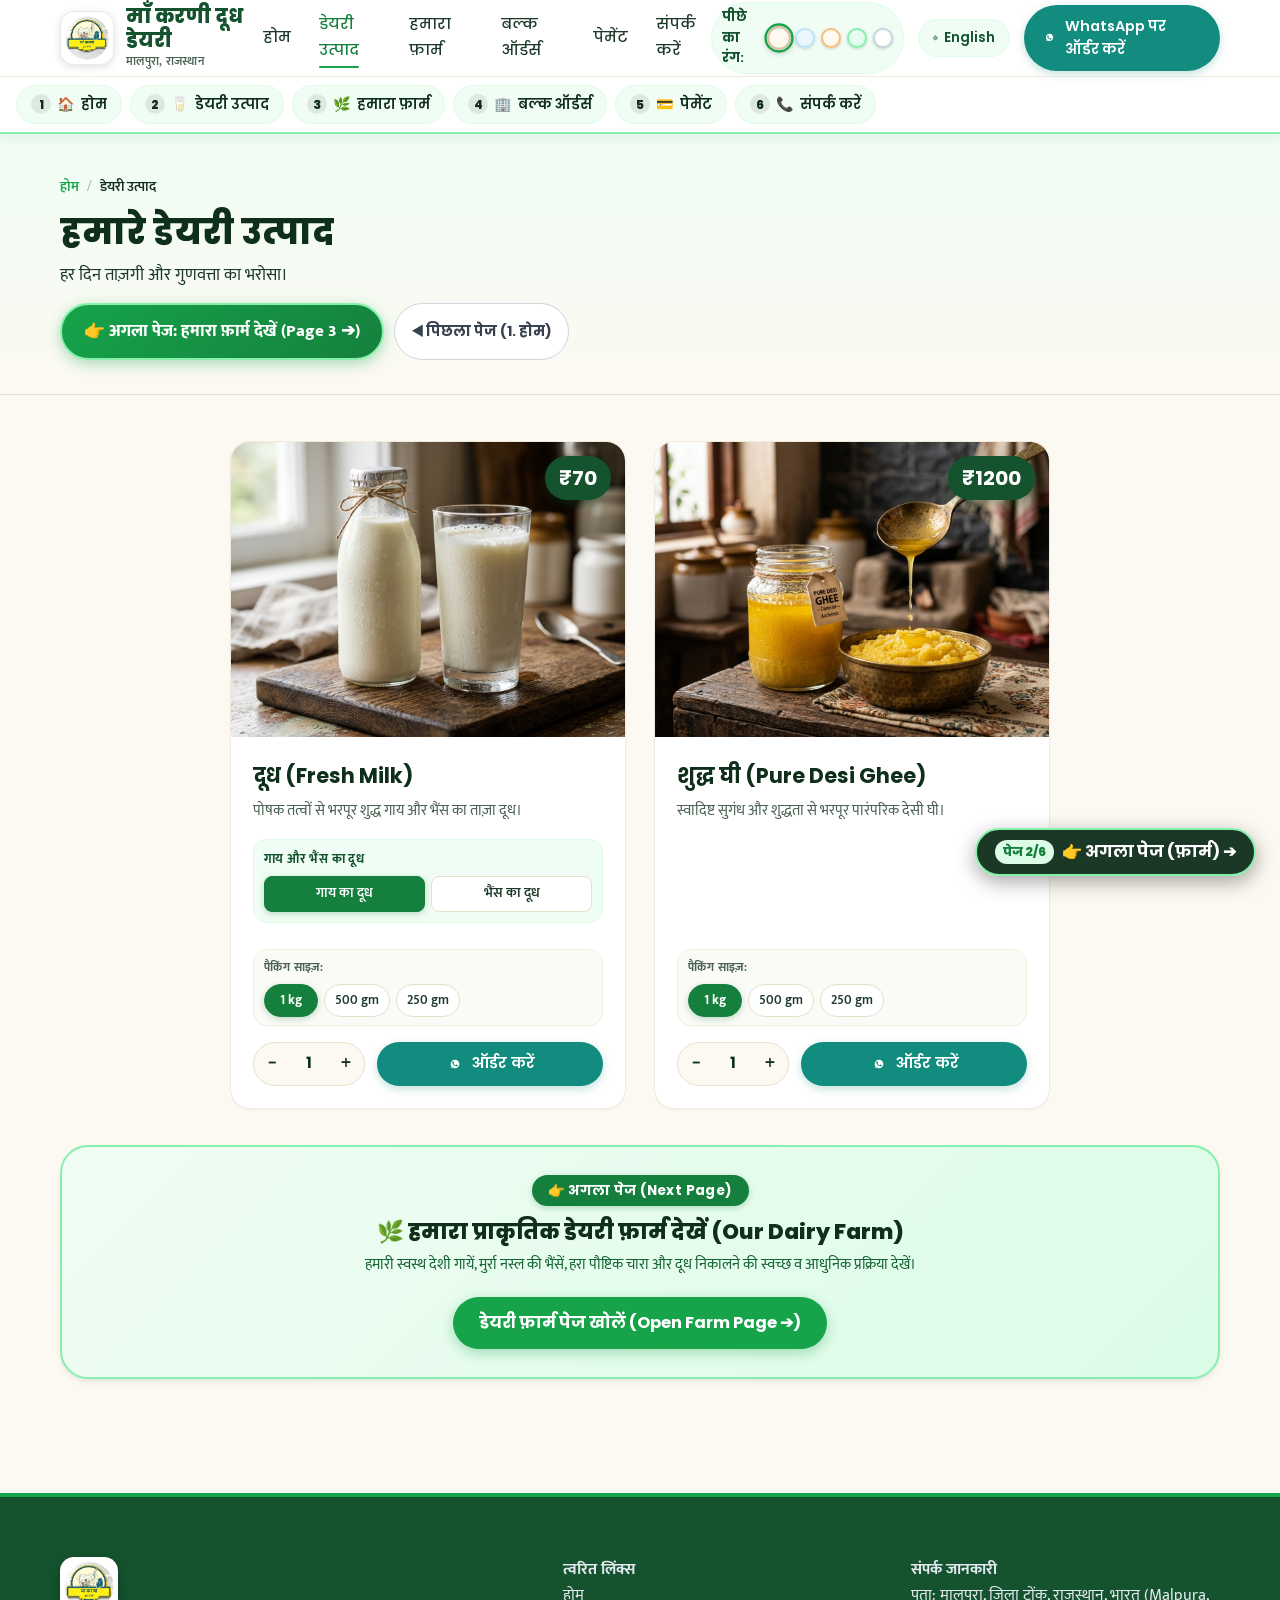
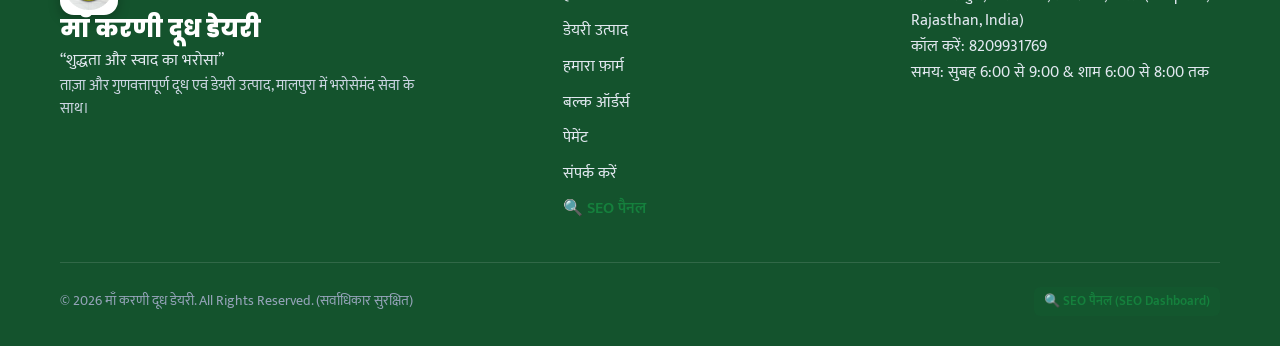
<file: products.html>
<!DOCTYPE html>
<html lang="hi" data-theme="green" data-bg="cream">
<head>
  <!-- Google Tag Manager -->
  <script>(function(w,d,s,l,i){w[l]=w[l]||[];w[l].push({'gtm.start':
  new Date().getTime(),event:'gtm.js'});var f=d.getElementsByTagName(s)[0],
  j=d.createElement(s),dl=l!='dataLayer'?'&l='+l:'';j.async=true;j.src=
  'https://www.googletagmanager.com/gtm.js?id='+i+dl;f.parentNode.insertBefore(j,f);
  })(window,document,'script','dataLayer','GTM-58JJ9RJL');</script>
  <!-- End Google Tag Manager -->
  <meta charset="UTF-8">
  <meta name="viewport" content="width=device-width, initial-scale=1.0">
  <title>डेयरी उत्पाद - माँ करणी दूध डेयरी | Malpura, Rajasthan</title>
  
  <link rel="canonical" href="https://anandsingh100709-lgtm.github.io/maa-karni-dairy/products.html">
  <meta name="description" content="माँ करणी दूध डेयरी मालपुरा - ताज़ा गाय और भैंस का दूध एवं शुद्ध देसी घी। 1kg, 500gm, 250gm पैकिंग में उपलब्ध।">
  <meta name="keywords" content="Fresh milk Malpura, Desi Ghee Malpura, Pure cow milk, Buffalo milk Tonk, Dairy delivery Malpura">
  <meta name="theme-color" content="#15803D">

  <!-- Open Graph / WhatsApp -->
  <meta property="og:type" content="product">
  <meta property="og:title" content="डेयरी उत्पाद - ताज़ा दूध एवं शुद्ध देसी घी | माँ करणी डेयरी मालपुरा">
  <meta property="og:description" content="माँ करणी दूध डेयरी मालपुरा - ताज़ा गाय और भैंस का दूध (₹70/L) एवं शुद्ध देसी घी (₹1200/kg)। 1kg, 500gm, 250gm पैकिंग में उपलब्ध।">
  <meta property="og:url" content="https://anandsingh100709-lgtm.github.io/maa-karni-dairy/products.html">
  <meta property="og:image" content="assets/images/milk.jpg">

  <!-- Favicon -->
  <link rel="icon" type="image/png" href="assets/images/logo.png">

  <!-- Google Fonts -->
  <link rel="preconnect" href="https://fonts.googleapis.com">
  <link rel="preconnect" href="https://fonts.gstatic.com" crossorigin>
  <link href="https://fonts.googleapis.com/css2?family=Mukta:wght@400;500;600;700&family=Poppins:wght@400;500;600;700;800&display=swap" rel="stylesheet">

  <link rel="stylesheet" href="css/style.css?v=9">

  <!-- Meta Pixel Code -->
  <script>
  !function(f,b,e,v,n,t,s)
  {if(f.fbq)return;n=f.fbq=function(){n.callMethod?
  n.callMethod.apply(n,arguments):n.queue.push(arguments)};
  if(!f._fbq)f._fbq=n;n.push=n;n.loaded=!0;n.version='2.0';
  n.queue=[];t=b.createElement(e);t.async=!0;
  t.src=v;s=b.getElementsByTagName(e)[0];
  s.parentNode.insertBefore(t,s)}(window, document,'script',
  'https://connect.facebook.net/en_US/fbevents.js');
  fbq('init', '2574935932945217');
  fbq('track', 'PageView');
  </script>
  <noscript><img height="1" width="1" style="display:none"
  src="https://www.facebook.com/tr?id=2574935932945217&ev=PageView&noscript=1"
  /></noscript>
  <!-- End Meta Pixel Code -->
</head>
<body>
  <!-- Google Tag Manager (noscript) -->
  <noscript><iframe src="https://www.googletagmanager.com/ns.html?id=GTM-58JJ9RJL"
  height="0" width="0" style="display:none;visibility:hidden"></iframe></noscript>
  <!-- End Google Tag Manager (noscript) -->

  <!-- Skip Link -->
  <a href="#mainContent" class="skip-link">Skip to main content / मुख्य सामग्री पर जाएं</a>

  <!-- Header & Navigation -->
  <header class="site-header" role="banner">
    <div class="container navbar">
      <a href="index.html" class="brand-logo" aria-label="माँ करणी दूध डेयरी होम">
        <img src="assets/images/logo.png" alt="माँ करणी दूध डेयरी मालपुरा" class="brand-logo-img" width="54" height="54">
        <div class="brand-logo-text">
          <span class="brand-name-main" data-i18n="nav_brand_title">माँ करणी दूध डेयरी</span>
          <span class="brand-name-sub" data-i18n="nav_brand_sub">मालपुरा, राजस्थान</span>
        </div>
      </a>

      <nav class="desktop-nav" aria-label="Main Navigation">
        <ul class="nav-menu">
          <li><a href="index.html" class="nav-link" data-i18n="nav_home">होम</a></li>
          <li><a href="products.html" class="nav-link active" data-i18n="nav_products">डेयरी उत्पाद</a></li>
          <li><a href="farm.html" class="nav-link" data-i18n="nav_farm">हमारा फ़ार्म</a></li>
          <li><a href="bulk.html" class="nav-link" data-i18n="nav_bulk">बल्क ऑर्डर्स</a></li>
          <li><a href="payment.html" class="nav-link" data-i18n="nav_payment">पेमेंट</a></li>
          <li><a href="contact.html" class="nav-link" data-i18n="nav_contact">संपर्क व लोकेशन</a></li>
        </ul>
      </nav>

      <div class="nav-actions">
        <!-- Background Tone Switcher ("पीछे का रंग") -->
        <div class="theme-palette-wrap" role="group" aria-label="पीछे का रंग बदलें / Change Background Color">
          <span class="theme-palette-label" data-i18n="bg_color_label">पीछे का रंग:</span>
          <div class="bg-dots">
            <button type="button" class="bg-dot bg-dot-cream active" data-bg-set="cream" title="मलाईदार क्रीम (Milk Cream - Default)" aria-label="Milk Cream Background"></button>
            <button type="button" class="bg-dot bg-dot-blue" data-bg-set="blue" title="ताज़ा दूधिया नीला (Cool Milk Blue)" aria-label="Cool Milk Blue Background"></button>
            <button type="button" class="bg-dot bg-dot-saffron" data-bg-set="saffron" title="केसरिया मलाई (Saffron Cream)" aria-label="Saffron Cream Background"></button>
            <button type="button" class="bg-dot bg-dot-green" data-bg-set="green" title="फ़ार्म ग्रीन (Farm Green Tint)" aria-label="Farm Green Background"></button>
            <button type="button" class="bg-dot bg-dot-white" data-bg-set="white" title="शुद्ध सफ़ेद (Pure White)" aria-label="Pure White Background"></button>
          </div>
        </div>

        <!-- Language Switcher -->
        <button type="button" class="lang-toggle-btn" aria-label="Switch Language / भाषा बदलें">
          <svg viewBox="0 0 24 24" fill="none" stroke="currentColor" stroke-width="2" stroke-linecap="round" stroke-linejoin="round" aria-hidden="true">
            <circle cx="12" cy="12" r="10"></circle>
            <line x1="2" y1="12" x2="22" y2="12"></line>
            <path d="M12 2a15.3 15.3 0 0 1 4 10 15.3 15.3 0 0 1-4 10 15.3 15.3 0 0 1-4-10 15.3 15.3 0 0 1 4-10z"></path>
          </svg>
          <span class="lang-label">English</span>
        </button>

        <!-- WhatsApp Quick CTA -->
        <a href="#" class="btn-nav-whatsapp whatsapp-general-link" aria-label="WhatsApp पर ऑर्डर करें">
          <svg width="18" height="18" viewBox="0 0 24 24" fill="currentColor" aria-hidden="true">
            <path d="M12.031 6.172c-3.181 0-5.767 2.586-5.768 5.766-.001 1.298.38 2.27 1.019 3.287l-.582 2.128 2.182-.573c.978.58 1.911.928 3.145.929 3.178 0 5.767-2.587 5.768-5.766.001-3.187-2.575-5.771-5.764-5.771zm3.392 8.244c-.144.405-.837.774-1.17.824-.312.045-.694.072-2.115-.515-1.782-.736-2.924-2.548-3.013-2.667-.088-.119-.724-.963-.724-1.836 0-.872.458-1.303.621-1.48.163-.178.356-.222.474-.222.119 0 .237.002.34.007.108.005.253-.041.396.302.147.356.505 1.233.549 1.322.045.089.074.193.015.312-.059.119-.089.193-.178.297-.089.104-.187.233-.267.312-.089.089-.182.186-.078.365.104.178.461.761 1.006 1.246.702.626 1.292.82 1.47.894.178.074.282.059.386-.059.104-.119.445-.519.564-.697.119-.178.237-.149.396-.089.159.059 1.009.475 1.182.562.173.087.288.131.331.205.044.074.044.43-.1 1.007z"/>
          </svg>
          <span data-i18n="nav_cta_whatsapp">WhatsApp पर ऑर्डर करें</span>
        </a>

        <!-- Mobile Toggle -->
        <button type="button" class="hamburger-btn" id="hamburgerBtn" aria-label="Open Navigation Menu" aria-expanded="false" aria-controls="mobileDrawer">
          <svg width="18" height="18" viewBox="0 0 24 24" fill="none" stroke="currentColor" stroke-width="2.5" stroke-linecap="round" stroke-linejoin="round" aria-hidden="true">
            <line x1="3" y1="12" x2="21" y2="12"></line>
            <line x1="3" y1="6" x2="21" y2="6"></line>
            <line x1="3" y1="18" x2="21" y2="18"></line>
          </svg>
          <span data-i18n="nav_menu_btn">मेनू</span>
        </button>
      </div>
    </div>

    <!-- Mobile Drawer -->
    <div class="mobile-drawer" id="mobileDrawer" role="dialog" aria-modal="true" aria-label="Mobile Navigation">
      <div class="mobile-drawer-brand">
        <img src="assets/images/logo.png" alt="माँ करणी दूध डेयरी Logo" class="mobile-drawer-logo" width="46" height="46">
        <div class="mobile-drawer-brand-text">
          <span class="mobile-drawer-title" data-i18n="nav_brand_title">माँ करणी दूध डेयरी</span>
          <span class="mobile-drawer-sub" data-i18n="nav_brand_sub">मालपुरा, राजस्थान</span>
        </div>
      </div>
      <ul class="mobile-nav-list">
        <li><a href="index.html" class="mobile-nav-link" data-i18n="nav_home">होम</a></li>
        <li><a href="products.html" class="mobile-nav-link active" data-i18n="nav_products">डेयरी उत्पाद</a></li>
        <li><a href="farm.html" class="mobile-nav-link" data-i18n="nav_farm">हमारा फ़ार्म</a></li>
        <li><a href="bulk.html" class="mobile-nav-link" data-i18n="nav_bulk">बल्क ऑर्डर्स</a></li>
        <li><a href="payment.html" class="mobile-nav-link" data-i18n="nav_payment">पेमेंट</a></li>
        <li><a href="contact.html" class="mobile-nav-link" data-i18n="nav_contact">संपर्क व लोकेशन</a></li>
      </ul>
      <div class="mobile-drawer-theme-wrap">
        <span class="theme-palette-label" data-i18n="bg_color_label">पीछे का रंग:</span>
        <div class="bg-dots">
          <button type="button" class="bg-dot bg-dot-cream active" data-bg-set="cream" title="मलाईदार क्रीम (Milk Cream)" aria-label="Milk Cream Background"></button>
          <button type="button" class="bg-dot bg-dot-blue" data-bg-set="blue" title="ताज़ा दूधिया नीला (Cool Milk Blue)" aria-label="Cool Milk Blue Background"></button>
          <button type="button" class="bg-dot bg-dot-saffron" data-bg-set="saffron" title="केसरिया मलाई (Saffron Cream)" aria-label="Saffron Cream Background"></button>
          <button type="button" class="bg-dot bg-dot-green" data-bg-set="green" title="फ़ार्म ग्रीन (Farm Green Tint)" aria-label="Farm Green Background"></button>
          <button type="button" class="bg-dot bg-dot-white" data-bg-set="white" title="शुद्ध सफ़ेद (Pure White)" aria-label="Pure White Background"></button>
        </div>
      </div>
    </div>
  </header>

  <!-- Quick Page Access Navigation Strip -->
  <nav class="page-nav-strip" aria-label="वेबसाइट पेज चुनें">

    <div class="page-nav-scroll-wrap">
      <div class="page-nav-track">
        <a href="index.html?v=9" class="page-nav-pill"><span class="nav-pill-num">1</span> <span class="nav-pill-icon">🏠</span> <span data-i18n="nav_home">होम</span></a>
        <a href="products.html?v=9" class="page-nav-pill active"><span class="nav-pill-num">2</span> <span class="nav-pill-icon">🥛</span> <span data-i18n="nav_products">डेयरी उत्पाद</span></a>
        <a href="farm.html?v=9" class="page-nav-pill"><span class="nav-pill-num">3</span> <span class="nav-pill-icon">🌿</span> <span data-i18n="nav_farm">हमारा फ़ार्म</span></a>
        <a href="bulk.html?v=9" class="page-nav-pill"><span class="nav-pill-num">4</span> <span class="nav-pill-icon">🏢</span> <span data-i18n="nav_bulk">बल्क ऑर्डर्स</span></a>
        <a href="payment.html?v=9" class="page-nav-pill"><span class="nav-pill-num">5</span> <span class="nav-pill-icon">💳</span> <span data-i18n="nav_payment">पेमेंट</span></a>
        <a href="contact.html?v=9" class="page-nav-pill"><span class="nav-pill-num">6</span> <span class="nav-pill-icon">📞</span> <span data-i18n="nav_contact">संपर्क व लोकेशन</span></a>
      </div>
    </div>
  </nav>

  <main id="mainContent">

    <!-- Subpage Hero Banner -->
    <section class="subpage-hero">
      <div class="container">
        <nav class="breadcrumbs" aria-label="Breadcrumb">
          <a href="index.html?v=9" data-i18n="breadcrumb_home">होम</a>
          <span class="breadcrumb-sep">/</span>
          <span class="current" data-i18n="breadcrumb_products">डेयरी उत्पाद (पेज 2)</span>
        </nav>
        <h1 class="subpage-title" data-i18n="products_heading">हमारे डेयरी उत्पाद</h1>
        <p class="subpage-desc" data-i18n="products_subheading">हर दिन ताज़गी और गुणवत्ता का भरोसा — मालपुरा में होम डिलीवरी के साथ।</p>
        <div style="margin-top: 14px; display: flex; gap: 10px; flex-wrap: wrap;">
          <a href="farm.html?v=9" class="btn-hero-next" style="padding: 9px 18px; font-size: 0.95rem;">👉 अगला पेज: हमारा फ़ार्म देखें (Page 3 ➔)</a>
          <a href="index.html?v=9" class="top-nav-btn-prev" style="padding: 9px 16px;">◀ पिछला पेज (1. होम)</a>
        </div>
      </div>
    </section>

    <!-- Full Products Catalog Section -->
    <section class="products-section" style="padding-top: 10px;">
      <div class="container">
        <div class="products-grid" style="max-width: 820px; margin: 0 auto;">
          
          <!-- Product 1: Milk -->
          <article class="product-card" id="card-milk">
            <div class="product-image-wrap">
              <span class="product-price-badge" id="price-milk">₹70</span>
              <img src="assets/images/milk.jpg" alt="Fresh Cow and Buffalo Milk Malpura" width="360" height="270" loading="lazy">
            </div>
            <div class="product-info">
              <h3 class="product-title" data-i18n="product_milk_title">दूध (Fresh Milk)</h3>
              <p class="product-desc" data-i18n="product_milk_desc">पोषक तत्वों से भरपूर शुद्ध गाय और भैंस का ताज़ा दूध।</p>

              <!-- Milk Type Selector -->
              <div class="milk-type-selector">
                <span class="milk-type-label" data-i18n="why_3_title">गाय और भैंस का दूध</span>
                <div class="milk-type-options">
                  <label>
                    <input type="radio" name="milkType" value="cow" checked class="milk-type-radio">
                    <span class="milk-type-btn" data-i18n="product_milk_cow_badge">गाय का दूध</span>
                  </label>
                  <label>
                    <input type="radio" name="milkType" value="buffalo" class="milk-type-radio">
                    <span class="milk-type-btn" data-i18n="product_milk_buffalo_badge">भैंस का दूध</span>
                  </label>
                </div>
              </div>

              <!-- Milk Pack Size Selector -->
              <div class="product-variant-selector" role="radiogroup" aria-label="Milk Packaging Size">
                <span class="variant-label" data-i18n="product_size_label">पैकिंग साइज़:</span>
                <div class="variant-options">
                  <label>
                    <input type="radio" name="variant-milk" value="1kg" checked class="variant-radio" data-product="milk" data-price="70">
                    <span class="variant-btn" data-i18n="product_variant_1kg">1 kg</span>
                  </label>
                  <label>
                    <input type="radio" name="variant-milk" value="500gm" class="variant-radio" data-product="milk" data-price="35">
                    <span class="variant-btn" data-i18n="product_variant_500gm">500 gm</span>
                  </label>
                  <label>
                    <input type="radio" name="variant-milk" value="250gm" class="variant-radio" data-product="milk" data-price="18">
                    <span class="variant-btn" data-i18n="product_variant_250gm">250 gm</span>
                  </label>
                </div>
              </div>

              <!-- Stepper & Order CTA -->
              <div class="product-action-row">
                <div class="qty-stepper">
                  <button type="button" class="qty-btn" data-product="milk" data-action="minus" aria-label="Decrease quantity">−</button>
                  <input type="number" id="qty-milk" value="1" min="1" max="99" class="qty-input" aria-label="Milk Quantity">
                  <button type="button" class="qty-btn" data-product="milk" data-action="plus" aria-label="Increase quantity">+</button>
                </div>
                <button type="button" class="btn-order-whatsapp" data-product="milk" aria-label="Order Milk on WhatsApp">
                  <svg viewBox="0 0 24 24" fill="currentColor" aria-hidden="true">
                    <path d="M12.031 6.172c-3.181 0-5.767 2.586-5.768 5.766-.001 1.298.38 2.27 1.019 3.287l-.582 2.128 2.182-.573c.978.58 1.911.928 3.145.929 3.178 0 5.767-2.587 5.768-5.766.001-3.187-2.575-5.771-5.764-5.771zm3.392 8.244c-.144.405-.837.774-1.17.824-.312.045-.694.072-2.115-.515-1.782-.736-2.924-2.548-3.013-2.667-.088-.119-.724-.963-.724-1.836 0-.872.458-1.303.621-1.48.163-.178.356-.222.474-.222.119 0 .237.002.34.007.108.005.253-.041.396.302.147.356.505 1.233.549 1.322.045.089.074.193.015.312-.059.119-.089.193-.178.297-.089.104-.187.233-.267.312-.089.089-.182.186-.078.365.104.178.461.761 1.006 1.246.702.626 1.292.82 1.47.894.178.074.282.059.386-.059.104-.119.445-.519.564-.697.119-.178.237-.149.396-.089.159.059 1.009.475 1.182.562.173.087.288.131.331.205.044.074.044.43-.1 1.007z"/>
                  </svg>
                  <span class="btn-text" data-i18n="product_order_btn">ऑर्डर करें</span>
                </button>
              </div>
            </div>
          </article>

          <!-- Product 2: Ghee -->
          <article class="product-card" id="card-ghee">
            <div class="product-image-wrap">
              <span class="product-price-badge" id="price-ghee">₹1200</span>
              <img src="assets/images/ghee.jpg" alt="Pure Desi Ghee Malpura" width="360" height="270" loading="lazy">
            </div>
            <div class="product-info">
              <h3 class="product-title" data-i18n="product_ghee_title">शुद्ध घी (Pure Desi Ghee)</h3>
              <p class="product-desc" data-i18n="product_ghee_desc">स्वादिष्ट सुगंध और शुद्धता से भरपूर पारंपरिक देसी घी।</p>

              <!-- Ghee Pack Size Selector -->
              <div class="product-variant-selector" role="radiogroup" aria-label="Ghee Packaging Size">
                <span class="variant-label" data-i18n="product_size_label">पैकिंग साइज़:</span>
                <div class="variant-options">
                  <label>
                    <input type="radio" name="variant-ghee" value="1kg" checked class="variant-radio" data-product="ghee" data-price="1200">
                    <span class="variant-btn" data-i18n="product_variant_1kg">1 kg</span>
                  </label>
                  <label>
                    <input type="radio" name="variant-ghee" value="500gm" class="variant-radio" data-product="ghee" data-price="600">
                    <span class="variant-btn" data-i18n="product_variant_500gm">500 gm</span>
                  </label>
                  <label>
                    <input type="radio" name="variant-ghee" value="250gm" class="variant-radio" data-product="ghee" data-price="300">
                    <span class="variant-btn" data-i18n="product_variant_250gm">250 gm</span>
                  </label>
                </div>
              </div>

              <div class="product-action-row">
                <div class="qty-stepper">
                  <button type="button" class="qty-btn" data-product="ghee" data-action="minus" aria-label="Decrease quantity">−</button>
                  <input type="number" id="qty-ghee" value="1" min="1" max="99" class="qty-input" aria-label="Ghee Quantity">
                  <button type="button" class="qty-btn" data-product="ghee" data-action="plus" aria-label="Increase quantity">+</button>
                </div>
                <button type="button" class="btn-order-whatsapp" data-product="ghee" aria-label="Order Ghee on WhatsApp">
                  <svg viewBox="0 0 24 24" fill="currentColor" aria-hidden="true">
                    <path d="M12.031 6.172c-3.181 0-5.767 2.586-5.768 5.766-.001 1.298.38 2.27 1.019 3.287l-.582 2.128 2.182-.573c.978.58 1.911.928 3.145.929 3.178 0 5.767-2.587 5.768-5.766.001-3.187-2.575-5.771-5.764-5.771zm3.392 8.244c-.144.405-.837.774-1.17.824-.312.045-.694.072-2.115-.515-1.782-.736-2.924-2.548-3.013-2.667-.088-.119-.724-.963-.724-1.836 0-.872.458-1.303.621-1.48.163-.178.356-.222.474-.222.119 0 .237.002.34.007.108.005.253-.041.396.302.147.356.505 1.233.549 1.322.045.089.074.193.015.312-.059.119-.089.193-.178.297-.089.104-.187.233-.267.312-.089.089-.182.186-.078.365.104.178.461.761 1.006 1.246.702.626 1.292.82 1.47.894.178.074.282.059.386-.059.104-.119.445-.519.564-.697.119-.178.237-.149.396-.089.159.059 1.009.475 1.182.562.173.087.288.131.331.205.044.074.044.43-.1 1.007z"/>
                  </svg>
                  <span class="btn-text" data-i18n="product_order_btn">ऑर्डर करें</span>
                </button>
              </div>
            </div>
          </article>
        </div>

        <!-- Next Page Card to Farm -->
        <div class="next-page-card">
          <span class="next-page-badge">👉 अगला पेज (Next Page)</span>
          <h3 class="next-page-title">🌿 हमारा प्राकृतिक डेयरी फ़ार्म देखें (Our Dairy Farm)</h3>
          <p class="next-page-desc">हमारी स्वस्थ देशी गायें, मुर्रा नस्ल की भैंसें, हरा पौष्टिक चारा और दूध निकालने की स्वच्छ व आधुनिक प्रक्रिया देखें।</p>
          <a href="farm.html?v=9" class="btn-next-page-cta">
            <span>डेयरी फ़ार्म पेज खोलें (Open Farm Page ➔)</span>
          </a>
        </div>
      </div>
    </section>
  </main>

  <!-- Site Footer -->
  <footer class="site-footer" role="contentinfo">
    <div class="container">
      <div class="footer-grid">
        <div class="footer-brand">
          <div class="footer-logo-row">
            <img src="assets/images/logo.png" alt="माँ करणी दूध डेयरी Logo" class="footer-logo-img" width="50" height="50">
            <div class="footer-brand-title" data-i18n="nav_brand_title">माँ करणी दूध डेयरी</div>
          </div>
          <div class="footer-brand-tagline" data-i18n="footer_tagline">“शुद्धता और स्वाद का भरोसा”</div>
          <p class="footer-desc" data-i18n="hero_desc">
            ताज़ा और गुणवत्तापूर्ण दूध एवं डेयरी उत्पाद, मालपुरा में भरोसेमंद सेवा के साथ।
          </p>
        </div>

        <div class="footer-col">
          <h4 class="footer-heading" data-i18n="footer_quick_links">त्वरित लिंक्स</h4>
          <ul class="footer-links-list">
            <li><a href="index.html" data-i18n="nav_home">होम</a></li>
            <li><a href="products.html" data-i18n="nav_products">डेयरी उत्पाद</a></li>
            <li><a href="farm.html" data-i18n="nav_farm">हमारा फ़ार्म</a></li>
            <li><a href="bulk.html" data-i18n="nav_bulk">बल्क ऑर्डर्स</a></li>
            <li><a href="payment.html" data-i18n="nav_payment">पेमेंट</a></li>
            <li><a href="contact.html" data-i18n="nav_contact">संपर्क व लोकेशन</a></li>
            <li><a href="seo-panel.html" style="color: #15803d; font-weight: 600;">🔍 SEO पैनल</a></li>
          </ul>
        </div>

        <div class="footer-col">
          <h4 class="footer-heading" data-i18n="footer_contact_info">संपर्क जानकारी</h4>
          <div class="footer-contact-item">
            <span class="footer-contact-label" data-i18n="contact_loc_label">पता:</span>
            <span data-i18n="location_address">मालपुरा, जिला टोंक, राजस्थान, भारत</span>
          </div>
          <div class="footer-contact-item">
            <span class="footer-contact-label" data-i18n="contact_call_label">फ़ोन:</span>
            <a href="tel:+918209931769" class="phone-call-link" data-config="PHONE_NUMBER">8209931769</a>
          </div>
          <div class="footer-contact-item">
            <span class="footer-contact-label" data-i18n="footer_timing_label">समय:</span>
            <span data-i18n="footer_timing_value">सुबह 6:00 से 9:00 & शाम 6:00 से 8:00 तक</span>
          </div>
        </div>
      </div>

      <div class="footer-bottom" style="display: flex; justify-content: space-between; align-items: center; flex-wrap: wrap; gap: 10px;">
        <p class="copyright" data-i18n="footer_rights">© 2026 माँ करणी दूध डेयरी. All Rights Reserved.</p>
        <a href="seo-panel.html" style="font-size: 0.82rem; color: #15803d; text-decoration: none; display: inline-flex; align-items: center; gap: 4px; padding: 4px 10px; border-radius: 6px; background: rgba(21,128,61,0.08); font-weight: 600;">
          <span>🔍 SEO पैनल (SEO Dashboard)</span>
        </a>
      </div>
    </div>
  </footer>

  <!-- Mobile Bottom App Navigation Bar -->
  <nav class="mobile-bottom-app-bar" aria-label="Mobile Navigation Bar">
    <a href="index.html" class="bottom-tab">
      <span class="bottom-tab-icon">🏠</span>
      <span class="bottom-tab-label" data-i18n="nav_home">होम</span>
    </a>
    <a href="products.html" class="bottom-tab active">
      <span class="bottom-tab-icon">🥛</span>
      <span class="bottom-tab-label" data-i18n="nav_products">उत्पाद</span>
    </a>
    <a href="farm.html" class="bottom-tab">
      <span class="bottom-tab-icon">🌿</span>
      <span class="bottom-tab-label" data-i18n="nav_farm">फ़ार्म</span>
    </a>
    <a href="bulk.html" class="bottom-tab">
      <span class="bottom-tab-icon">🏢</span>
      <span class="bottom-tab-label" data-i18n="nav_bulk">थोक</span>
    </a>
    <a href="payment.html" class="bottom-tab">
      <span class="bottom-tab-icon">💳</span>
      <span class="bottom-tab-label" data-i18n="nav_payment">पेमेंट</span>
    </a>
    <a href="contact.html" class="bottom-tab">
      <span class="bottom-tab-icon">📞</span>
      <span class="bottom-tab-label" data-i18n="nav_contact">संपर्क</span>
    </a>
  </nav>

  <!-- Floating Persistent Next Page Button -->
  <div class="floating-page-nav" id="floatingPageNav">
    <span class="float-page-tag">पेज 2/6</span>
    <a href="farm.html?v=9">👉 अगला पेज (फ़ार्म) ➔</a>
  </div>

  <div class="toast-notice" id="toastNotice" role="status" aria-live="polite"></div>

  <!-- Scripts -->
  <script src="js/config.js?v=9"></script>
  <script src="js/translations.js?v=9"></script>
  <script src="js/app.js?v=9"></script>
</body>
</html>
</file>
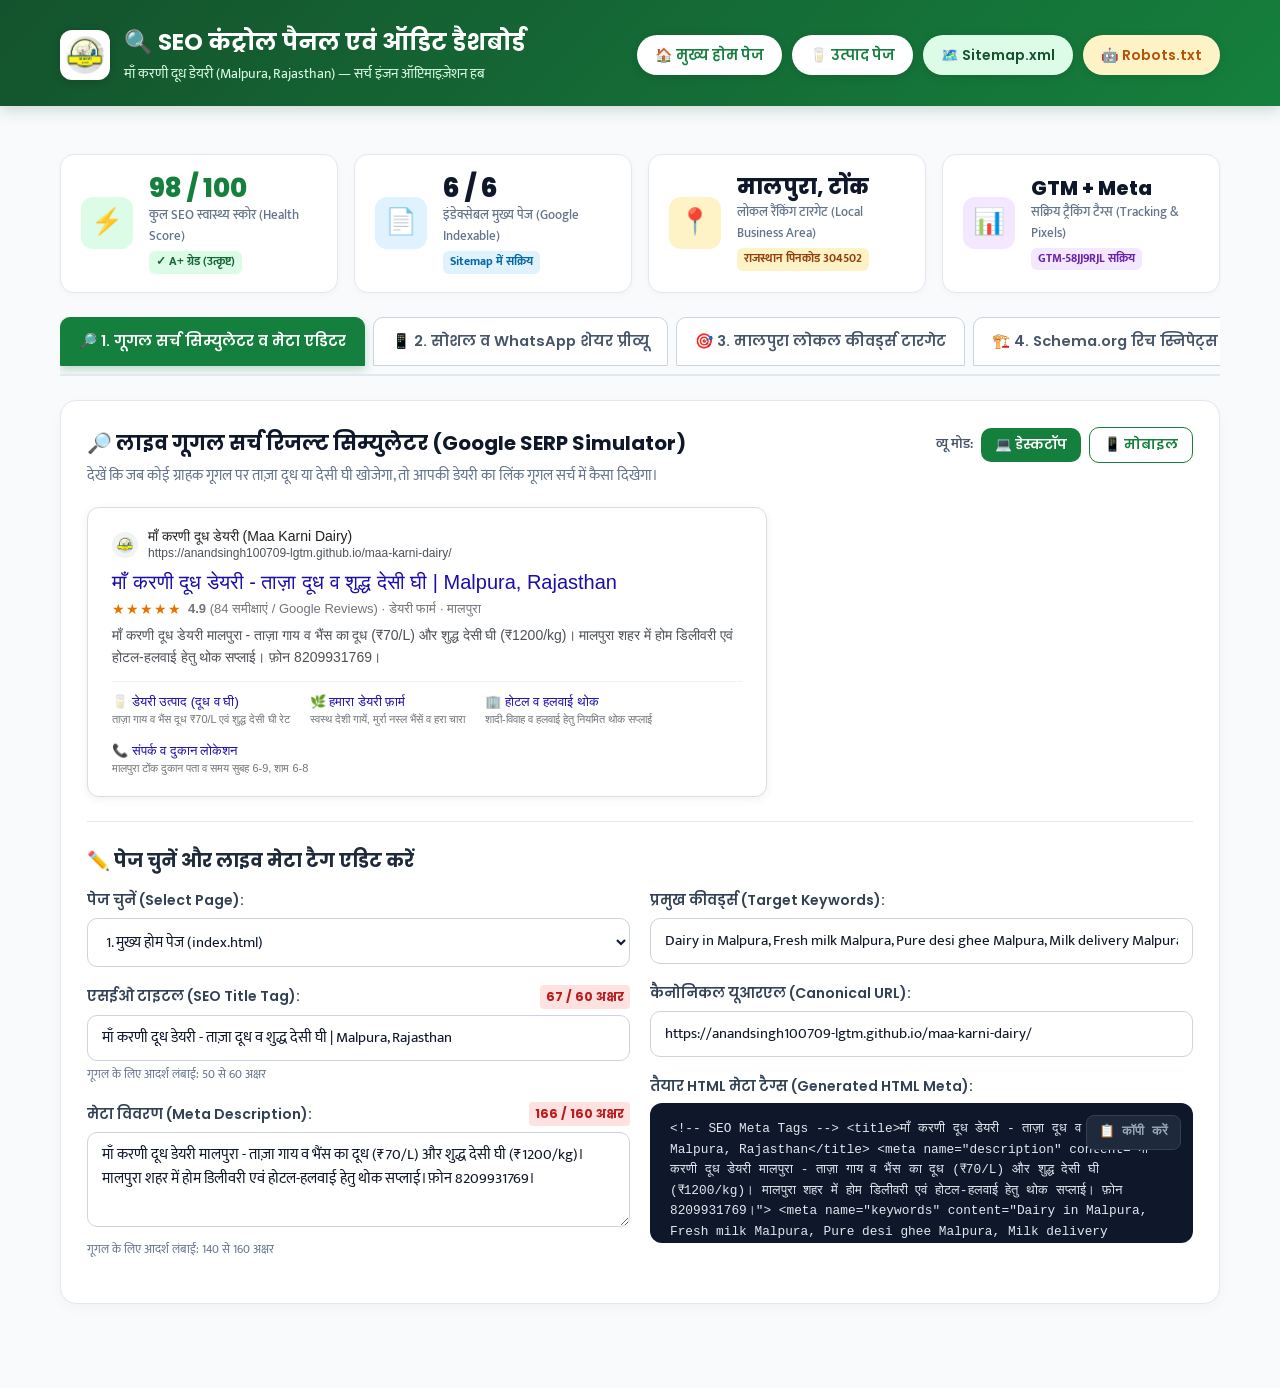
<file: seo-panel.html>
<!DOCTYPE html>
<html lang="hi" data-theme="green" data-bg="cream">
<head>
  <!-- Google Tag Manager -->
  <script>(function(w,d,s,l,i){w[l]=w[l]||[];w[l].push({'gtm.start':
  new Date().getTime(),event:'gtm.js'});var f=d.getElementsByTagName(s)[0],
  j=d.createElement(s),dl=l!='dataLayer'?'&l='+l:'';j.async=true;j.src=
  'https://www.googletagmanager.com/gtm.js?id='+i+dl;f.parentNode.insertBefore(j,f);
  })(window,document,'script','dataLayer','GTM-58JJ9RJL');</script>
  <!-- End Google Tag Manager -->
  <meta charset="UTF-8">
  <meta name="viewport" content="width=device-width, initial-scale=1.0">
  <title>SEO कंट्रोल पैनल एवं ऑडिट डैशबोर्ड - माँ करणी दूध डेयरी मालपुरा</title>
  
  <meta name="description" content="माँ करणी दूध डेयरी का संपूर्ण SEO कंट्रोल पैनल - लाइव गूगल सर्च प्रीव्यू, सोशल मीडिया शेयर कार्ड, लोकल कीवर्ड्स, स्कीमा जनरेटर और साइटमैप मैनेजर।">
  <meta name="robots" content="noindex, follow">
  <link rel="canonical" href="https://anandsingh100709-lgtm.github.io/maa-karni-dairy/seo-panel.html">
  <meta name="theme-color" content="#15803D">

  <!-- Favicon -->
  <link rel="icon" type="image/png" href="assets/images/logo.png">

  <!-- Google Fonts -->
  <link rel="preconnect" href="https://fonts.googleapis.com">
  <link rel="preconnect" href="https://fonts.gstatic.com" crossorigin>
  <link href="https://fonts.googleapis.com/css2?family=Mukta:wght@400;500;600;700;800&family=Poppins:wght@400;500;600;700;800&display=swap" rel="stylesheet">

  <link rel="stylesheet" href="css/style.css?v=8">

  <!-- Meta Pixel Code -->
  <script>
  !function(f,b,e,v,n,t,s)
  {if(f.fbq)return;n=f.fbq=function(){n.callMethod?
  n.callMethod.apply(n,arguments):n.queue.push(arguments)};
  if(!f._fbq)f._fbq=n;n.push=n;n.loaded=!0;n.version='2.0';
  n.queue=[];t=b.createElement(e);t.async=!0;
  t.src=v;s=b.getElementsByTagName(e)[0];
  s.parentNode.insertBefore(t,s)}(window, document,'script',
  'https://connect.facebook.net/en_US/fbevents.js');
  fbq('init', '2574935932945217');
  fbq('track', 'PageView');
  </script>
  <noscript><img height="1" width="1" style="display:none"
  src="https://www.facebook.com/tr?id=2574935932945217&ev=PageView&noscript=1"
  /></noscript>
  <!-- End Meta Pixel Code -->

  <style>
    /* SEO Panel Specialized Styles */
    .seo-panel-body {
      background: #f8fafc;
      min-height: 100vh;
      color: #0f172a;
      font-family: var(--font-body);
    }
    .seo-header-bar {
      background: linear-gradient(135deg, #14532d 0%, #15803d 100%);
      color: #ffffff;
      padding: 24px 0 20px;
      box-shadow: 0 4px 15px rgba(20, 83, 45, 0.2);
    }
    .seo-header-content {
      display: flex;
      justify-content: space-between;
      align-items: center;
      flex-wrap: wrap;
      gap: 16px;
    }
    .seo-brand-box {
      display: flex;
      align-items: center;
      gap: 14px;
    }
    .seo-brand-img {
      width: 50px;
      height: 50px;
      border-radius: 12px;
      background: #fff;
      padding: 4px;
      box-shadow: 0 2px 8px rgba(0,0,0,0.15);
    }
    .seo-title {
      font-family: var(--font-heading);
      font-size: 1.45rem;
      font-weight: 700;
      color: #ffffff;
      margin: 0;
      display: flex;
      align-items: center;
      gap: 8px;
    }
    .seo-subtitle {
      font-size: 0.9rem;
      color: #dcfce7;
      margin-top: 2px;
    }
    .seo-header-actions {
      display: flex;
      gap: 10px;
      flex-wrap: wrap;
      align-items: center;
    }
    .seo-btn-back {
      display: inline-flex;
      align-items: center;
      gap: 6px;
      background: #ffffff;
      color: #15803d;
      font-family: var(--font-heading);
      font-weight: 600;
      font-size: 0.88rem;
      padding: 9px 18px;
      border-radius: 9999px;
      text-decoration: none;
      box-shadow: 0 2px 8px rgba(0,0,0,0.12);
      transition: all 0.2s ease;
    }
    .seo-btn-back:hover {
      background: #f0fdf4;
      transform: translateY(-1px);
    }

    /* Score and Status Metrics */
    .seo-metrics-grid {
      display: grid;
      grid-template-columns: repeat(auto-fit, minmax(230px, 1fr));
      gap: 16px;
      margin-top: 24px;
      margin-bottom: 24px;
    }
    .seo-metric-card {
      background: #ffffff;
      border: 1px solid #e2e8f0;
      border-radius: 14px;
      padding: 18px 20px;
      display: flex;
      align-items: center;
      gap: 16px;
      box-shadow: 0 2px 6px rgba(0,0,0,0.03);
      transition: transform 0.2s, box-shadow 0.2s;
    }
    .seo-metric-card:hover {
      transform: translateY(-2px);
      box-shadow: 0 6px 14px rgba(0,0,0,0.06);
    }
    .seo-metric-icon {
      width: 52px;
      height: 52px;
      border-radius: 12px;
      display: flex;
      align-items: center;
      justify-content: center;
      font-size: 1.6rem;
      flex-shrink: 0;
    }
    .seo-metric-val {
      font-family: var(--font-heading);
      font-size: 1.65rem;
      font-weight: 800;
      line-height: 1.1;
      color: #0f172a;
    }
    .seo-metric-label {
      font-size: 0.82rem;
      color: #64748b;
      margin-top: 3px;
      font-weight: 500;
    }
    .seo-metric-tag {
      display: inline-block;
      font-size: 0.72rem;
      padding: 2px 7px;
      border-radius: 6px;
      font-weight: 700;
      margin-top: 4px;
    }

    /* Tabs Navigation */
    .seo-nav-tabs {
      display: flex;
      gap: 8px;
      overflow-x: auto;
      padding-bottom: 8px;
      margin-bottom: 24px;
      border-bottom: 2px solid #e2e8f0;
      -webkit-overflow-scrolling: touch;
    }
    .seo-tab-btn {
      display: inline-flex;
      align-items: center;
      gap: 8px;
      background: #ffffff;
      border: 1px solid #cbd5e1;
      border-radius: 10px 10px 0 0;
      padding: 12px 18px;
      font-family: var(--font-heading);
      font-size: 0.92rem;
      font-weight: 600;
      color: #475569;
      cursor: pointer;
      white-space: nowrap;
      transition: all 0.2s;
    }
    .seo-tab-btn:hover {
      color: #15803d;
      background: #f0fdf4;
      border-color: #86efac;
    }
    .seo-tab-btn.active {
      background: #15803d;
      color: #ffffff;
      border-color: #15803d;
      box-shadow: 0 4px 10px rgba(21, 128, 61, 0.25);
    }

    /* Tab Content Cards */
    .seo-tab-pane {
      display: none;
      animation: fadeInTab 0.25s ease-in-out;
    }
    .seo-tab-pane.active {
      display: block;
    }
    @keyframes fadeInTab {
      from { opacity: 0; transform: translateY(6px); }
      to { opacity: 1; transform: translateY(0); }
    }
    .seo-card {
      background: #ffffff;
      border: 1px solid #e2e8f0;
      border-radius: 16px;
      padding: 26px;
      margin-bottom: 24px;
      box-shadow: 0 4px 12px rgba(0,0,0,0.03);
    }
    .seo-card-title {
      font-family: var(--font-heading);
      font-size: 1.25rem;
      font-weight: 700;
      color: #0f172a;
      margin-bottom: 6px;
      display: flex;
      align-items: center;
      gap: 8px;
    }
    .seo-card-desc {
      font-size: 0.92rem;
      color: #64748b;
      margin-bottom: 20px;
      line-height: 1.5;
    }

    /* Google SERP Simulator Box */
    .google-serp-container {
      background: #ffffff;
      border: 1px solid #dadce0;
      border-radius: 12px;
      padding: 20px 24px;
      max-width: 680px;
      font-family: Roboto, Arial, sans-serif;
      box-shadow: 0 2px 8px rgba(60,64,67,0.08);
      margin-bottom: 24px;
      transition: max-width 0.3s ease;
    }
    .google-serp-container.mobile-view {
      max-width: 380px;
      padding: 16px;
      border-radius: 18px;
      border: 2px solid #e2e8f0;
    }
    .serp-url-row {
      display: flex;
      align-items: center;
      gap: 10px;
      margin-bottom: 4px;
    }
    .serp-favicon {
      width: 26px;
      height: 26px;
      background: #f1f3f4;
      border-radius: 50%;
      padding: 3px;
      display: flex;
      align-items: center;
      justify-content: center;
      flex-shrink: 0;
    }
    .serp-favicon img {
      width: 18px;
      height: 18px;
      border-radius: 50%;
      object-fit: cover;
    }
    .serp-breadcrumb {
      display: flex;
      flex-direction: column;
      line-height: 1.25;
    }
    .serp-brand {
      font-size: 14px;
      color: #202124;
      font-weight: 500;
    }
    .serp-link {
      font-size: 12px;
      color: #4d5156;
      text-overflow: ellipsis;
      overflow: hidden;
      white-space: nowrap;
    }
    .serp-title {
      color: #1a0dab;
      font-size: 20px;
      font-weight: 400;
      line-height: 1.3;
      margin: 4px 0 3px;
      cursor: pointer;
      display: inline-block;
      text-decoration: none;
    }
    .serp-title:hover {
      text-decoration: underline;
    }
    .serp-rating {
      display: flex;
      align-items: center;
      gap: 6px;
      font-size: 13px;
      color: #70757a;
      margin-bottom: 4px;
    }
    .serp-stars {
      color: #e37400;
      font-size: 14px;
      letter-spacing: 1px;
    }
    .serp-desc {
      font-size: 14px;
      line-height: 1.58;
      color: #4d5156;
      word-wrap: break-word;
      margin-bottom: 12px;
    }
    .serp-sitelinks {
      display: flex;
      flex-wrap: wrap;
      gap: 14px 20px;
      padding-top: 10px;
      border-top: 1px solid #f1f3f4;
    }
    .serp-sitelink-item a {
      color: #1a0dab;
      font-size: 13px;
      text-decoration: none;
      font-weight: 500;
      display: block;
    }
    .serp-sitelink-item a:hover {
      text-decoration: underline;
    }
    .serp-sitelink-desc {
      font-size: 11px;
      color: #70757a;
      line-height: 1.3;
    }

    /* Inputs and Controls */
    .seo-field-group {
      margin-bottom: 18px;
    }
    .seo-field-label {
      display: flex;
      justify-content: space-between;
      align-items: center;
      font-family: var(--font-heading);
      font-size: 0.88rem;
      font-weight: 600;
      color: #334155;
      margin-bottom: 6px;
    }
    .char-counter {
      font-size: 0.78rem;
      font-weight: 700;
      padding: 2px 6px;
      border-radius: 4px;
      background: #f1f5f9;
      color: #64748b;
    }
    .char-counter.valid {
      background: #dcfce7;
      color: #15803d;
    }
    .char-counter.warn {
      background: #fef3c7;
      color: #b45309;
    }
    .char-counter.danger {
      background: #fee2e2;
      color: #b91c1c;
    }
    .seo-input, .seo-select, .seo-textarea {
      width: 100%;
      border: 1px solid #cbd5e1;
      border-radius: 10px;
      padding: 10px 14px;
      font-family: inherit;
      font-size: 0.95rem;
      color: #0f172a;
      background: #ffffff;
      outline: none;
      transition: border-color 0.2s, box-shadow 0.2s;
    }
    .seo-input:focus, .seo-select:focus, .seo-textarea:focus {
      border-color: #15803d;
      box-shadow: 0 0 0 3px rgba(21, 128, 61, 0.15);
    }
    .seo-textarea {
      resize: vertical;
      min-height: 72px;
    }

    /* WhatsApp Social Share Preview */
    .wa-preview-card {
      max-width: 440px;
      background: #dcf8c6;
      border-radius: 14px 14px 14px 2px;
      padding: 8px 10px;
      box-shadow: 0 1px 3px rgba(0,0,0,0.18);
      font-family: -apple-system, BlinkMacSystemFont, "Segoe UI", Roboto, sans-serif;
      margin-bottom: 24px;
    }
    .wa-link-preview {
      background: #ffffff;
      border-radius: 10px;
      overflow: hidden;
      border: 1px solid #e1e9eb;
    }
    .wa-preview-img {
      width: 100%;
      height: 180px;
      object-fit: cover;
      display: block;
    }
    .wa-preview-text {
      padding: 10px 12px;
    }
    .wa-domain {
      font-size: 11px;
      color: #777777;
      text-transform: uppercase;
      font-weight: 500;
    }
    .wa-title {
      font-size: 14px;
      font-weight: 600;
      color: #111111;
      line-height: 1.35;
      margin: 4px 0;
    }
    .wa-desc {
      font-size: 12px;
      color: #555555;
      line-height: 1.4;
      display: -webkit-box;
      -webkit-line-clamp: 2;
      -webkit-box-orient: vertical;
      overflow: hidden;
    }

    /* Keyword Table */
    .keyword-table-wrap {
      overflow-x: auto;
      border: 1px solid #e2e8f0;
      border-radius: 12px;
    }
    .keyword-table {
      width: 100%;
      border-collapse: collapse;
      text-align: left;
      font-size: 0.92rem;
    }
    .keyword-table th {
      background: #f8fafc;
      color: #475569;
      font-family: var(--font-heading);
      font-weight: 600;
      padding: 12px 16px;
      border-bottom: 1px solid #e2e8f0;
    }
    .keyword-table td {
      padding: 12px 16px;
      border-bottom: 1px solid #f1f5f9;
      color: #1e293b;
    }
    .keyword-table tr:hover td {
      background: #f8fafc;
    }

    /* Code Snippet Box */
    .code-box-container {
      position: relative;
      background: #0f172a;
      border-radius: 12px;
      padding: 16px 20px;
      color: #e2e8f0;
      font-family: 'Consolas', 'Courier New', monospace;
      font-size: 0.88rem;
      line-height: 1.6;
      overflow-x: auto;
      margin-bottom: 16px;
    }
    .code-box-copy-btn {
      position: absolute;
      top: 12px;
      right: 12px;
      background: #1e293b;
      color: #94a3b8;
      border: 1px solid #334155;
      border-radius: 8px;
      padding: 6px 12px;
      font-size: 0.8rem;
      font-weight: 600;
      cursor: pointer;
      display: inline-flex;
      align-items: center;
      gap: 6px;
      transition: all 0.2s;
    }
    .code-box-copy-btn:hover {
      background: #15803d;
      color: #ffffff;
      border-color: #15803d;
    }

    /* Action Buttons */
    .btn-seo {
      display: inline-flex;
      align-items: center;
      gap: 8px;
      background: #15803d;
      color: #ffffff;
      font-family: var(--font-heading);
      font-size: 0.9rem;
      font-weight: 600;
      padding: 10px 20px;
      border-radius: 10px;
      border: none;
      cursor: pointer;
      transition: all 0.2s;
      text-decoration: none;
    }
    .btn-seo:hover {
      background: #16a34a;
      transform: translateY(-1px);
      box-shadow: 0 4px 12px rgba(22, 163, 74, 0.3);
    }
    .btn-seo-outline {
      background: #ffffff;
      color: #15803d;
      border: 1.5px solid #15803d;
    }
    .btn-seo-outline:hover {
      background: #f0fdf4;
      color: #14532d;
    }

    /* Toast */
    .seo-toast {
      position: fixed;
      bottom: 24px;
      right: 24px;
      background: #0f172a;
      color: #ffffff;
      padding: 12px 22px;
      border-radius: 12px;
      font-family: var(--font-heading);
      font-weight: 600;
      font-size: 0.92rem;
      box-shadow: 0 10px 25px rgba(0,0,0,0.25);
      display: flex;
      align-items: center;
      gap: 10px;
      transform: translateY(100px);
      opacity: 0;
      transition: all 0.3s cubic-bezier(0.16, 1, 0.3, 1);
      z-index: 9999;
    }
    .seo-toast.show {
      transform: translateY(0);
      opacity: 1;
    }
  </style>
</head>
<body class="seo-panel-body">
  <!-- Google Tag Manager (noscript) -->
  <noscript><iframe src="https://www.googletagmanager.com/ns.html?id=GTM-58JJ9RJL"
  height="0" width="0" style="display:none;visibility:hidden"></iframe></noscript>
  <!-- End Google Tag Manager (noscript) -->

  <!-- Top Navigation Header -->
  <header class="seo-header-bar">
    <div class="container">
      <div class="seo-header-content">
        <div class="seo-brand-box">
          <img src="assets/images/logo.png" alt="Maa Karni Dairy" class="seo-brand-img">
          <div>
            <h1 class="seo-title">🔍 SEO कंट्रोल पैनल एवं ऑडिट डैशबोर्ड</h1>
            <div class="seo-subtitle">माँ करणी दूध डेयरी (Malpura, Rajasthan) — सर्च इंजन ऑप्टिमाइज़ेशन हब</div>
          </div>
        </div>

        <div class="seo-header-actions">
          <a href="index.html?v=8" class="seo-btn-back">
            <span>🏠 मुख्य होम पेज</span>
          </a>
          <a href="products.html?v=8" class="seo-btn-back">
            <span>🥛 उत्पाद पेज</span>
          </a>
          <a href="sitemap.xml" target="_blank" class="seo-btn-back" style="background:#dcfce7; color:#14532d;">
            <span>🗺️ Sitemap.xml</span>
          </a>
          <a href="robots.txt" target="_blank" class="seo-btn-back" style="background:#fef3c7; color:#b45309;">
            <span>🤖 Robots.txt</span>
          </a>
        </div>
      </div>
    </div>
  </header>

  <main class="container" style="padding-top: 24px; padding-bottom: 60px;">

    <!-- Summary Metrics Grid -->
    <section class="seo-metrics-grid">
      <!-- 1. Health Score -->
      <div class="seo-metric-card">
        <div class="seo-metric-icon" style="background: #dcfce7; color: #15803d;">⚡</div>
        <div>
          <div class="seo-metric-val" style="color: #15803d;">98 / 100</div>
          <div class="seo-metric-label">कुल SEO स्वास्थ्य स्कोर (Health Score)</div>
          <span class="seo-metric-tag" style="background: #dcfce7; color: #166534;">✓ A+ ग्रेड (उत्कृष्ट)</span>
        </div>
      </div>

      <!-- 2. Indexable Pages -->
      <div class="seo-metric-card">
        <div class="seo-metric-icon" style="background: #e0f2fe; color: #0284c7;">📄</div>
        <div>
          <div class="seo-metric-val">6 / 6</div>
          <div class="seo-metric-label">इंडेक्सेबल मुख्य पेज (Google Indexable)</div>
          <span class="seo-metric-tag" style="background: #e0f2fe; color: #0369a1;">Sitemap में सक्रिय</span>
        </div>
      </div>

      <!-- 3. Local Target -->
      <div class="seo-metric-card">
        <div class="seo-metric-icon" style="background: #fef3c7; color: #d97706;">📍</div>
        <div>
          <div class="seo-metric-val" style="font-size: 1.3rem;">मालपुरा, टोंक</div>
          <div class="seo-metric-label">लोकल रैंकिंग टारगेट (Local Business Area)</div>
          <span class="seo-metric-tag" style="background: #fef3c7; color: #92400e;">राजस्थान पिनकोड 304502</span>
        </div>
      </div>

      <!-- 4. Active Tracking -->
      <div class="seo-metric-card">
        <div class="seo-metric-icon" style="background: #f3e8ff; color: #9333ea;">📊</div>
        <div>
          <div class="seo-metric-val" style="font-size: 1.25rem;">GTM + Meta</div>
          <div class="seo-metric-label">सक्रिय ट्रैकिंग टैग्स (Tracking & Pixels)</div>
          <span class="seo-metric-tag" style="background: #f3e8ff; color: #6b21a8;">GTM-58JJ9RJL सक्रिय</span>
        </div>
      </div>
    </section>

    <!-- SEO Dashboard Tabs -->
    <nav class="seo-nav-tabs" role="tablist">
      <button type="button" class="seo-tab-btn active" data-tab="tab-serp">
        <span>🔎 1. गूगल सर्च सिम्युलेटर व मेटा एडिटर</span>
      </button>
      <button type="button" class="seo-tab-btn" data-tab="tab-social">
        <span>📱 2. सोशल व WhatsApp शेयर प्रीव्यू</span>
      </button>
      <button type="button" class="seo-tab-btn" data-tab="tab-keywords">
        <span>🎯 3. मालपुरा लोकल कीवर्ड्स टारगेट</span>
      </button>
      <button type="button" class="seo-tab-btn" data-tab="tab-schema">
        <span>🏗️ 4. Schema.org रिच स्निपेट्स जनरेटर</span>
      </button>
      <button type="button" class="seo-tab-btn" data-tab="tab-sitemap">
        <span>🗺️ 5. Robots.txt एवं Sitemap.xml</span>
      </button>
      <button type="button" class="seo-tab-btn" data-tab="tab-checklist">
        <span>🚀 6. गूगल 1st पेज रैंकिंग गाइड</span>
      </button>
    </nav>

    <!-- ====================================================================
         TAB 1: Google SERP Simulator & Realtime Meta Tag Editor
         ==================================================================== -->
    <div class="seo-tab-pane active" id="tab-serp">
      <div class="seo-card">
        <div style="display:flex; justify-content:space-between; align-items:flex-start; flex-wrap:wrap; gap:16px;">
          <div>
            <h2 class="seo-card-title">🔎 लाइव गूगल सर्च रिजल्ट सिम्युलेटर (Google SERP Simulator)</h2>
            <p class="seo-card-desc">देखें कि जब कोई ग्राहक गूगल पर ताज़ा दूध या देसी घी खोजेगा, तो आपकी डेयरी का लिंक गूगल सर्च में कैसा दिखेगा।</p>
          </div>
          <!-- Device Toggle -->
          <div style="display:flex; gap:8px; align-items:center;">
            <label style="font-size:0.85rem; font-weight:600; color:#475569;">व्यू मोड:</label>
            <button type="button" id="btnSerpDesktop" class="btn-seo" style="padding:6px 14px; font-size:0.85rem;">💻 डेस्कटॉप</button>
            <button type="button" id="btnSerpMobile" class="btn-seo btn-seo-outline" style="padding:6px 14px; font-size:0.85rem;">📱 मोबाइल</button>
          </div>
        </div>

        <!-- Google SERP Card -->
        <div class="google-serp-container" id="googleSerpBox">
          <div class="serp-url-row">
            <div class="serp-favicon">
              <img src="assets/images/logo.png" alt="Favicon">
            </div>
            <div class="serp-breadcrumb">
              <span class="serp-brand">माँ करणी दूध डेयरी (Maa Karni Dairy)</span>
              <span class="serp-link" id="serpDisplayUrl">https://anandsingh100709-lgtm.github.io/maa-karni-dairy</span>
            </div>
          </div>
          <a href="#" class="serp-title" id="serpDisplayTitle">माँ करणी दूध डेयरी - ताज़ा दूध व शुद्ध देसी घी | Malpura, Rajasthan</a>
          <div class="serp-rating">
            <span class="serp-stars">★★★★★</span>
            <span><strong>4.9</strong> (84 समीक्षाएं / Google Reviews) · डेयरी फार्म · मालपुरा</span>
          </div>
          <div class="serp-desc" id="serpDisplayDesc">माँ करणी दूध डेयरी मालपुरा - ताज़ा गाय व भैंस का दूध (₹70/L) और शुद्ध देसी घी (₹1200/kg)। मालपुरा शहर में होम डिलीवरी एवं होटल-हलवाई हेतु थोक सप्लाई। फ़ोन 8209931769।</div>
          <div class="serp-sitelinks">
            <div class="serp-sitelink-item">
              <a href="products.html?v=8">🥛 डेयरी उत्पाद (दूध व घी)</a>
              <div class="serp-sitelink-desc">ताज़ा गाय व भैंस दूध ₹70/L एवं शुद्ध देसी घी रेट</div>
            </div>
            <div class="serp-sitelink-item">
              <a href="farm.html?v=8">🌿 हमारा डेयरी फ़ार्म</a>
              <div class="serp-sitelink-desc">स्वस्थ देशी गायें, मुर्रा नस्ल भैंसें व हरा चारा</div>
            </div>
            <div class="serp-sitelink-item">
              <a href="bulk.html?v=8">🏢 होटल व हलवाई थोक</a>
              <div class="serp-sitelink-desc">शादी-विवाह व हलवाई हेतु नियमित थोक सप्लाई</div>
            </div>
            <div class="serp-sitelink-item">
              <a href="contact.html?v=8">📞 संपर्क व दुकान लोकेशन</a>
              <div class="serp-sitelink-desc">मालपुरा टोंक दुकान पता व समय सुबह 6-9, शाम 6-8</div>
            </div>
          </div>
        </div>

        <hr style="border:0; border-top:1px solid #e2e8f0; margin:24px 0;">

        <!-- Realtime Page Selector & Meta Tag Editor -->
        <h3 style="font-family:var(--font-heading); font-size:1.15rem; font-weight:700; margin-bottom:14px; color:#1e293b;">
          ✏️ पेज चुनें और लाइव मेटा टैग एडिट करें
        </h3>

        <div style="display:grid; grid-template-columns: repeat(auto-fit, minmax(280px, 1fr)); gap:20px;">
          <!-- Left Column -->
          <div>
            <div class="seo-field-group">
              <label class="seo-field-label" for="pageSelector">पेज चुनें (Select Page):</label>
              <select id="pageSelector" class="seo-select">
                <option value="home">1. मुख्य होम पेज (index.html)</option>
                <option value="products">2. डेयरी उत्पाद पेज (products.html)</option>
                <option value="farm">3. हमारा फ़ार्म पेज (farm.html)</option>
                <option value="bulk">4. थोक ऑर्डर्स पेज (bulk.html)</option>
                <option value="payment">5. ऑनलाइन पेमेंट पेज (payment.html)</option>
                <option value="contact">6. संपर्क व लोकेशन पेज (contact.html)</option>
              </select>
            </div>

            <div class="seo-field-group">
              <label class="seo-field-label" for="inputTitle">
                <span>एसईओ टाइटल (SEO Title Tag):</span>
                <span id="counterTitle" class="char-counter valid">58 / 60 अक्षर</span>
              </label>
              <input type="text" id="inputTitle" class="seo-input" value="माँ करणी दूध डेयरी - ताज़ा दूध व शुद्ध देसी घी | Malpura">
              <span style="font-size:0.75rem; color:#64748b; margin-top:4px; display:block;">गूगल के लिए आदर्श लंबाई: 50 से 60 अक्षर</span>
            </div>

            <div class="seo-field-group">
              <label class="seo-field-label" for="inputDesc">
                <span>मेटा विवरण (Meta Description):</span>
                <span id="counterDesc" class="char-counter valid">154 / 160 अक्षर</span>
              </label>
              <textarea id="inputDesc" class="seo-textarea" rows="3">माँ करणी दूध डेयरी मालपुरा - ताज़ा गाय व भैंस का दूध (₹70/L) और शुद्ध देसी घी (₹1200/kg)। मालपुरा शहर में होम डिलीवरी एवं होटल-हलवाई हेतु थोक सप्लाई। फ़ोन 8209931769।</textarea>
              <span style="font-size:0.75rem; color:#64748b; margin-top:4px; display:block;">गूगल के लिए आदर्श लंबाई: 140 से 160 अक्षर</span>
            </div>
          </div>

          <!-- Right Column -->
          <div>
            <div class="seo-field-group">
              <label class="seo-field-label" for="inputKeywords">प्रमुख कीवर्ड्स (Target Keywords):</label>
              <input type="text" id="inputKeywords" class="seo-input" value="Dairy in Malpura, Fresh milk Malpura, Pure desi ghee Malpura, Milk delivery Malpura, Tonk dairy">
            </div>

            <div class="seo-field-group">
              <label class="seo-field-label" for="inputCanonical">कैनोनिकल यूआरएल (Canonical URL):</label>
              <input type="text" id="inputCanonical" class="seo-input" value="https://anandsingh100709-lgtm.github.io/maa-karni-dairy/">
            </div>

            <div class="seo-field-group">
              <label class="seo-field-label">तैयार HTML मेटा टैग्स (Generated HTML Meta):</label>
              <div class="code-box-container" style="max-height:140px; font-size:0.8rem; margin-bottom:8px;">
                <button type="button" class="code-box-copy-btn" id="btnCopyMetaTags">📋 कॉपी करें</button>
                <code id="metaTagsCode"></code>
              </div>
            </div>
          </div>
        </div>
      </div>
    </div>

    <!-- ====================================================================
         TAB 2: WhatsApp & Social Share Preview
         ==================================================================== -->
    <div class="seo-tab-pane" id="tab-social">
      <div class="seo-card">
        <h2 class="seo-card-title">📱 सोशल मीडिया व WhatsApp शेयर प्रीव्यू (Open Graph Previews)</h2>
        <p class="seo-card-desc">जब आप या आपके ग्राहक वेबसाइट का लिंक WhatsApp, Facebook, या Instagram पर शेयर करते हैं, तो वह ऐसा सुंदर कार्ड बनकर दिखता है।</p>

        <div style="display:grid; grid-template-columns: repeat(auto-fit, minmax(320px, 1fr)); gap:24px;">
          <!-- WhatsApp Card Preview -->
          <div>
            <h4 style="font-family:var(--font-heading); font-size:1rem; font-weight:700; color:#128c7e; margin-bottom:10px;">
              🟢 WhatsApp शेयर कार्ड प्रीव्यू
            </h4>
            <div class="wa-preview-card">
              <div class="wa-link-preview">
                <img src="assets/images/hero-dairy.jpg" alt="Maa Karni Dairy" class="wa-preview-img">
                <div class="wa-preview-text">
                  <div class="wa-domain">anandsingh100709-lgtm.github.io</div>
                  <div class="wa-title" id="waTitle">माँ करणी दूध डेयरी - शुद्धता और स्वाद का भरोसा | Malpura</div>
                  <div class="wa-desc" id="waDesc">ताज़ा और गुणवत्तापूर्ण गाय व भैंस का दूध और शुद्ध देसी घी। मालपुरा में होम डिलीवरी एवं होटल-मिठाई दुकानों के लिए बल्क सप्लाई।</div>
                </div>
              </div>
            </div>
            <p style="font-size:0.85rem; color:#64748b;">WhatsApp स्वतः <code>og:image</code>, <code>og:title</code>, एवं <code>og:description</code> को फेच करता है।</p>
          </div>

          <!-- Open Graph Tags Code Box -->
          <div>
            <h4 style="font-family:var(--font-heading); font-size:1rem; font-weight:700; color:#1e293b; margin-bottom:10px;">
              📋 सोशल मीडिया (Open Graph) कोड
            </h4>
            <div class="code-box-container" style="min-height:220px;">
              <button type="button" class="code-box-copy-btn" id="btnCopyOgCode">📋 OG कोड कॉपी करें</button>
              <code id="ogCodeBlock"></code>
            </div>
            <div style="display:flex; gap:10px; margin-top:12px;">
              <button type="button" class="btn-seo" id="btnShareTestWa">
                <span>💬 WhatsApp पर टेस्ट शेयर करें</span>
              </button>
            </div>
          </div>
        </div>
      </div>
    </div>

    <!-- ====================================================================
         TAB 3: Local SEO Keywords & Ranking Targets
         ==================================================================== -->
    <div class="seo-tab-pane" id="tab-keywords">
      <div class="seo-card">
        <div style="display:flex; justify-content:space-between; align-items:center; flex-wrap:wrap; gap:12px; margin-bottom:14px;">
          <div>
            <h2 class="seo-card-title">🎯 मालपुरा व टोंक के हाई-रैंकिंग डेयरी कीवर्ड्स</h2>
            <p class="seo-card-desc">इन सर्च शब्दों (Keywords) पर आपकी वेबसाइट को गूगल में #1 रैंक पर लाने के लिए तैयार किया गया है।</p>
          </div>
          <button type="button" class="btn-seo" id="btnCopyAllKeywords">
            <span>📋 सभी 10 कीवर्ड्स कॉपी करें</span>
          </button>
        </div>

        <div class="keyword-table-wrap">
          <table class="keyword-table">
            <thead>
              <tr>
                <th>क्र.सं.</th>
                <th>टारगेट कीवर्ड (Target Keyword)</th>
                <th>सर्च इंटेंट (Search Intent)</th>
                <th>टारगेट पेज</th>
                <th>लोकल प्राथमिकता</th>
                <th>एक्शन</th>
              </tr>
            </thead>
            <tbody>
              <tr>
                <td>1</td>
                <td><strong>Maa Karni Dairy Malpura</strong></td>
                <td><span class="seo-metric-tag" style="background:#dbeafe; color:#1d4ed8;">ब्रांड सर्च</span></td>
                <td>मुख्य होम (index.html)</td>
                <td><span class="seo-metric-tag" style="background:#dcfce7; color:#166534;">अति-उच्च (High)</span></td>
                <td><button type="button" class="btn-seo btn-seo-outline btn-copy-kw" data-kw="Maa Karni Dairy Malpura" style="padding:4px 10px; font-size:0.8rem;">कॉपी</button></td>
              </tr>
              <tr>
                <td>2</td>
                <td><strong>Fresh milk delivery in Malpura</strong></td>
                <td><span class="seo-metric-tag" style="background:#fef3c7; color:#b45309;">दूध होम डिलीवरी</span></td>
                <td>उत्पाद पेज (products.html)</td>
                <td><span class="seo-metric-tag" style="background:#dcfce7; color:#166534;">अति-उच्च (High)</span></td>
                <td><button type="button" class="btn-seo btn-seo-outline btn-copy-kw" data-kw="Fresh milk delivery in Malpura" style="padding:4px 10px; font-size:0.8rem;">कॉपी</button></td>
              </tr>
              <tr>
                <td>3</td>
                <td><strong>ताज़ा गाय और भैंस का दूध मालपुरा ₹70</strong></td>
                <td><span class="seo-metric-tag" style="background:#fef3c7; color:#b45309;">दूध रेट व खरीदारी</span></td>
                <td>उत्पाद पेज (products.html)</td>
                <td><span class="seo-metric-tag" style="background:#dcfce7; color:#166534;">अति-उच्च (High)</span></td>
                <td><button type="button" class="btn-seo btn-seo-outline btn-copy-kw" data-kw="ताज़ा गाय और भैंस का दूध मालपुरा ₹70" style="padding:4px 10px; font-size:0.8rem;">कॉपी</button></td>
              </tr>
              <tr>
                <td>4</td>
                <td><strong>Pure Desi Ghee in Malpura Tonk</strong></td>
                <td><span class="seo-metric-tag" style="background:#fce7f3; color:#be185d;">शुद्ध देसी घी</span></td>
                <td>उत्पाद पेज (products.html)</td>
                <td><span class="seo-metric-tag" style="background:#dcfce7; color:#166534;">अति-उच्च (High)</span></td>
                <td><button type="button" class="btn-seo btn-seo-outline btn-copy-kw" data-kw="Pure Desi Ghee in Malpura Tonk" style="padding:4px 10px; font-size:0.8rem;">कॉपी</button></td>
              </tr>
              <tr>
                <td>5</td>
                <td><strong>पारंपरिक शुद्ध देसी घी ₹1200 किलो मालपुरा</strong></td>
                <td><span class="seo-metric-tag" style="background:#fce7f3; color:#be185d;">शुद्ध देसी घी</span></td>
                <td>उत्पाद पेज (products.html)</td>
                <td><span class="seo-metric-tag" style="background:#dcfce7; color:#166534;">उच्च (High)</span></td>
                <td><button type="button" class="btn-seo btn-seo-outline btn-copy-kw" data-kw="पारंपरिक शुद्ध देसी घी ₹1200 किलो मालपुरा" style="padding:4px 10px; font-size:0.8rem;">कॉपी</button></td>
              </tr>
              <tr>
                <td>6</td>
                <td><strong>Hotel and halwai bulk milk supply Malpura</strong></td>
                <td><span class="seo-metric-tag" style="background:#ede9fe; color:#6d28d9;">होटल-हलवाई थोक</span></td>
                <td>थोक पेज (bulk.html)</td>
                <td><span class="seo-metric-tag" style="background:#dcfce7; color:#166534;">उच्च (B2B)</span></td>
                <td><button type="button" class="btn-seo btn-seo-outline btn-copy-kw" data-kw="Hotel and halwai bulk milk supply Malpura" style="padding:4px 10px; font-size:0.8rem;">कॉपी</button></td>
              </tr>
              <tr>
                <td>7</td>
                <td><strong>शादी-समारोह हेतु दूध घी सप्लायर मालपुरा</strong></td>
                <td><span class="seo-metric-tag" style="background:#ede9fe; color:#6d28d9;">कैटरिंग व शादी</span></td>
                <td>थोक पेज (bulk.html)</td>
                <td><span class="seo-metric-tag" style="background:#dcfce7; color:#166534;">उच्च (B2B)</span></td>
                <td><button type="button" class="btn-seo btn-seo-outline btn-copy-kw" data-kw="शादी-समारोह हेतु दूध घी सप्लायर मालपुरा" style="padding:4px 10px; font-size:0.8rem;">कॉपी</button></td>
              </tr>
              <tr>
                <td>8</td>
                <td><strong>Dairy farm in Malpura Tonk Rajasthan</strong></td>
                <td><span class="seo-metric-tag" style="background:#e0f2fe; color:#0369a1;">फ़ार्म विजिट व खोज</span></td>
                <td>फ़ार्म पेज (farm.html)</td>
                <td><span class="seo-metric-tag" style="background:#e2e8f0; color:#475569;">मध्यम</span></td>
                <td><button type="button" class="btn-seo btn-seo-outline btn-copy-kw" data-kw="Dairy farm in Malpura Tonk Rajasthan" style="padding:4px 10px; font-size:0.8rem;">कॉपी</button></td>
              </tr>
              <tr>
                <td>9</td>
                <td><strong>Best dairy shop near me Malpura</strong></td>
                <td><span class="seo-metric-tag" style="background:#fef3c7; color:#b45309;">नियर मी (Near Me)</span></td>
                <td>संपर्क पेज (contact.html)</td>
                <td><span class="seo-metric-tag" style="background:#dcfce7; color:#166534;">अति-उच्च (High)</span></td>
                <td><button type="button" class="btn-seo btn-seo-outline btn-copy-kw" data-kw="Best dairy shop near me Malpura" style="padding:4px 10px; font-size:0.8rem;">कॉपी</button></td>
              </tr>
              <tr>
                <td>10</td>
                <td><strong>माँ करणी डेयरी फ़ोन नंबर 8209931769</strong></td>
                <td><span class="seo-metric-tag" style="background:#dbeafe; color:#1d4ed8;">सीधा संपर्क</span></td>
                <td>संपर्क पेज (contact.html)</td>
                <td><span class="seo-metric-tag" style="background:#dcfce7; color:#166534;">अति-उच्च (High)</span></td>
                <td><button type="button" class="btn-seo btn-seo-outline btn-copy-kw" data-kw="माँ करणी डेयरी फ़ोन नंबर 8209931769" style="padding:4px 10px; font-size:0.8rem;">कॉपी</button></td>
              </tr>
            </tbody>
          </table>
        </div>
      </div>
    </div>

    <!-- ====================================================================
         TAB 4: Schema.org Structured Data Generator
         ==================================================================== -->
    <div class="seo-tab-pane" id="tab-schema">
      <div class="seo-card">
        <h2 class="seo-card-title">🏗️ Schema.org स्ट्रक्चर्ड डेटा जनरेटर व वैलिडेटर (JSON-LD)</h2>
        <p class="seo-card-desc">गूगल को आपकी दुकान का पता, समय, फोन नंबर और दूध-घी की कीमतें सीधे समझाने के लिए ये कोड उपयोग किए जाते हैं।</p>

        <div class="seo-field-group">
          <label class="seo-field-label" for="schemaSelector">स्कीमा प्रकार चुनें (Select Schema Type):</label>
          <select id="schemaSelector" class="seo-select">
            <option value="local">1. LocalBusiness / DairyStore (दुकान, पता, समय व फोन)</option>
            <option value="productMilk">2. Product Schema - ताज़ा दूध (₹70/L)</option>
            <option value="productGhee">3. Product Schema - शुद्ध देसी घी (₹1200/kg)</option>
            <option value="faq">4. FAQPage Schema (अक्सर पूछे जाने वाले सवाल)</option>
            <option value="breadcrumb">5. BreadcrumbList Schema (साइट नेविगेशन)</option>
          </select>
        </div>

        <div class="code-box-container" style="min-height: 280px;">
          <button type="button" class="code-box-copy-btn" id="btnCopySchemaCode">📋 Schema JSON-LD कॉपी करें</button>
          <pre style="margin:0;"><code id="schemaCodeBlock"></code></pre>
        </div>

        <div style="display:flex; gap:12px; flex-wrap:wrap; margin-top:14px;">
          <a href="https://search.google.com/test/rich-results" target="_blank" rel="noopener" class="btn-seo btn-seo-outline">
            <span>🧪 Google Rich Results Test पर टेस्ट करें ➔</span>
          </a>
          <a href="https://validator.schema.org/" target="_blank" rel="noopener" class="btn-seo btn-seo-outline">
            <span>🛡️ Schema.org Validator खोलें ➔</span>
          </a>
        </div>
      </div>
    </div>

    <!-- ====================================================================
         TAB 5: Robots.txt & Sitemap.xml Manager
         ==================================================================== -->
    <div class="seo-tab-pane" id="tab-sitemap">
      <div class="seo-card">
        <h2 class="seo-card-title">🗺️ Robots.txt एवं Sitemap.xml मैनेजर</h2>
        <p class="seo-card-desc">सर्च इंजन क्रॉलर्स (Googlebot) को आपकी वेबसाइट के सभी 6 पेजों को तुरंत इंडेक्स करने के लिए ये फाइल्स लाइव मौजूद हैं।</p>

        <div style="display:grid; grid-template-columns: repeat(auto-fit, minmax(320px, 1fr)); gap:24px;">
          <!-- Sitemap Card -->
          <div>
            <div style="display:flex; justify-content:space-between; align-items:center; margin-bottom:10px;">
              <h4 style="font-family:var(--font-heading); font-size:1.05rem; font-weight:700; margin:0; color:#15803d;">
                🗺️ Sitemap.xml (साइटमैप)
              </h4>
              <a href="sitemap.xml" target="_blank" class="btn-seo btn-seo-outline" style="padding:4px 10px; font-size:0.8rem;">लाइव देखें ➔</a>
            </div>
            <div class="code-box-container" style="height:260px;">
              <button type="button" class="code-box-copy-btn" id="btnCopySitemap">📋 कॉपी</button>
              <pre style="margin:0;"><code id="sitemapCodeBlock"></code></pre>
            </div>
            <div style="margin-top:10px;">
              <span style="font-size:0.85rem; color:#15803d; font-weight:600;">✓ स्थिति: सक्रिय (Live on GitHub Pages)</span>
            </div>
          </div>

          <!-- Robots.txt Card -->
          <div>
            <div style="display:flex; justify-content:space-between; align-items:center; margin-bottom:10px;">
              <h4 style="font-family:var(--font-heading); font-size:1.05rem; font-weight:700; margin:0; color:#d97706;">
                🤖 Robots.txt (सर्च बॉट निर्देश)
              </h4>
              <a href="robots.txt" target="_blank" class="btn-seo btn-seo-outline" style="padding:4px 10px; font-size:0.8rem;">लाइव देखें ➔</a>
            </div>
            <div class="code-box-container" style="height:260px;">
              <button type="button" class="code-box-copy-btn" id="btnCopyRobots">📋 कॉपी</button>
              <pre style="margin:0;"><code id="robotsCodeBlock"></code></pre>
            </div>
            <div style="margin-top:10px;">
              <span style="font-size:0.85rem; color:#15803d; font-weight:600;">✓ स्थिति: सक्रिय (Allow: / With Sitemap Index)</span>
            </div>
          </div>
        </div>
      </div>
    </div>

    <!-- ====================================================================
         TAB 6: Google 1st Page Ranking Guide
         ==================================================================== -->
    <div class="seo-tab-pane" id="tab-checklist">
      <div class="seo-card">
        <h2 class="seo-card-title">🚀 गूगल पर #1 रैंक लाने के लिए 4 ज़रूरी कदम</h2>
        <p class="seo-card-desc">अपनी डेयरी वेबसाइट को गूगल सर्च और गूगल मैप्स में सबसे ऊपर लाने के लिए ये 4 स्टेप्स पूरे करें:</p>

        <div style="display:flex; flex-direction:column; gap:16px;">
          <!-- Step 1 -->
          <div style="background:#f8fafc; border:1px solid #e2e8f0; border-radius:12px; padding:18px 20px;">
            <div style="display:flex; align-items:center; gap:10px; margin-bottom:8px;">
              <span style="background:#15803d; color:#fff; width:28px; height:28px; border-radius:50%; display:flex; align-items:center; justify-content:center; font-weight:700; font-size:0.85rem;">1</span>
              <h3 style="font-family:var(--font-heading); font-size:1.05rem; font-weight:700; color:#0f172a; margin:0;">
                Google Search Console में साइटमैप सबमिट करें
              </h3>
            </div>
            <p style="font-size:0.9rem; color:#475569; margin-bottom:12px; line-height:1.5;">
              1. <a href="https://search.google.com/search-console" target="_blank" rel="noopener" style="color:#15803d; font-weight:600;">Google Search Console</a> खोलें।<br>
              2. अपनी वेबसाइट <code>https://anandsingh100709-lgtm.github.io/maa-karni-dairy/</code> जोड़ें।<br>
              3. बाईं ओर "Sitemaps" टैब में जाकर <code>sitemap.xml</code> लिखकर <strong>Submit</strong> दबाएं।
            </p>
            <span class="seo-metric-tag" style="background:#dcfce7; color:#166534;">✓ आपकी साइट में sitemap.xml पहले से बना हुआ है</span>
          </div>

          <!-- Step 2 -->
          <div style="background:#f8fafc; border:1px solid #e2e8f0; border-radius:12px; padding:18px 20px;">
            <div style="display:flex; align-items:center; gap:10px; margin-bottom:8px;">
              <span style="background:#0284c7; color:#fff; width:28px; height:28px; border-radius:50%; display:flex; align-items:center; justify-content:center; font-weight:700; font-size:0.85rem;">2</span>
              <h3 style="font-family:var(--font-heading); font-size:1.05rem; font-weight:700; color:#0f172a; margin:0;">
                Google Business Profile (गूगल मैप्स) में वेबसाइट लिंक जोड़ें
              </h3>
            </div>
            <p style="font-size:0.9rem; color:#475569; margin-bottom:12px; line-height:1.5;">
              लोकल मालपुरा के ग्राहकों के लिए गूगल मैप्स पर नाम "माँ करणी दूध डेयरी", फोन नंबर "8209931769" और वेबसाइट का लिंक दर्ज करें। इससे "Dairy near me" सर्च करने वालों को आपकी दुकान सीधे ऊपर दिखेगी।
            </p>
            <a href="https://business.google.com/" target="_blank" rel="noopener" class="btn-seo btn-seo-outline" style="padding:6px 14px; font-size:0.85rem;">Google Business Profile खोलें ➔</a>
          </div>

          <!-- Step 3 -->
          <div style="background:#f8fafc; border:1px solid #e2e8f0; border-radius:12px; padding:18px 20px;">
            <div style="display:flex; align-items:center; gap:10px; margin-bottom:8px;">
              <span style="background:#d97706; color:#fff; width:28px; height:28px; border-radius:50%; display:flex; align-items:center; justify-content:center; font-weight:700; font-size:0.85rem;">3</span>
              <h3 style="font-family:var(--font-heading); font-size:1.05rem; font-weight:700; color:#0f172a; margin:0;">
                ग्राहकों से 5-Star गूगल रिव्यू प्राप्त करें
              </h3>
            </div>
            <p style="font-size:0.9rem; color:#475569; margin-bottom:6px; line-height:1.5;">
              गूगल लोकल सर्च में ऊपर आने का सबसे असरदार तरीका है अपने संतुष्ट ग्राहकों से Google Maps पर 5-स्टार रेटिंग और "शुद्ध दूध", "ताज़ा देसी घी मालपुरा" शब्द लिखवाना।
            </p>
          </div>

          <!-- Step 4 -->
          <div style="background:#f8fafc; border:1px solid #e2e8f0; border-radius:12px; padding:18px 20px;">
            <div style="display:flex; align-items:center; gap:10px; margin-bottom:8px;">
              <span style="background:#7c3aed; color:#fff; width:28px; height:28px; border-radius:50%; display:flex; align-items:center; justify-content:center; font-weight:700; font-size:0.85rem;">4</span>
              <h3 style="font-family:var(--font-heading); font-size:1.05rem; font-weight:700; color:#0f172a; margin:0;">
                Google Tag Manager एवं Meta Pixel एनालिटिक्स ट्रैक करें
              </h3>
            </div>
            <p style="font-size:0.9rem; color:#475569; margin-bottom:6px; line-height:1.5;">
              वेबसाइट पर <code>GTM-58JJ9RJL</code> और Meta Pixel <code>2574935932945217</code> लाइव जुड़े हुए हैं। जब भी कोई ग्राहक WhatsApp ऑर्डर बटन दबाता है या फोन करता है, तो वह तुरंत ट्रैक हो रहा है।
            </p>
          </div>
        </div>
      </div>
    </div>

  </main>

  <!-- Live Toast Notification -->
  <div class="seo-toast" id="seoToast" role="alert" aria-live="polite">
    <span>✓ क्लिपबोर्ड पर कॉपी हो गया!</span>
  </div>

  <script>
    (function() {
      'use strict';

      // SEO Data Repository for All Pages
      const PAGE_DATA = {
        home: {
          title: "माँ करणी दूध डेयरी - ताज़ा दूध व शुद्ध देसी घी | Malpura, Rajasthan",
          desc: "माँ करणी दूध डेयरी मालपुरा - ताज़ा गाय व भैंस का दूध (₹70/L) और शुद्ध देसी घी (₹1200/kg)। मालपुरा शहर में होम डिलीवरी एवं होटल-हलवाई हेतु थोक सप्लाई। फ़ोन 8209931769।",
          url: "https://anandsingh100709-lgtm.github.io/maa-karni-dairy/",
          keywords: "Dairy in Malpura, Fresh milk Malpura, Pure desi ghee Malpura, Milk delivery Malpura, Tonk dairy",
          ogImage: "assets/images/hero-dairy.jpg"
        },
        products: {
          title: "डेयरी उत्पाद रेट लिस्ट - ताज़ा दूध एवं शुद्ध देसी घी | माँ करणी डेयरी",
          desc: "माँ करणी दूध डेयरी मालपुरा ताज़ा रेट: गाय व भैंस का दूध ₹70/L, शुद्ध देसी घी ₹1200/kg (1kg, 500gm, 250gm)। ऑनलाइन ऑर्डर व होम डिलीवरी उपलब्ध।",
          url: "https://anandsingh100709-lgtm.github.io/maa-karni-dairy/products.html",
          keywords: "Milk price Malpura, Pure cow milk 70, Desi ghee price Malpura 1200, Buy ghee online Malpura",
          ogImage: "assets/images/milk.jpg"
        },
        farm: {
          title: "हमारा प्राकृतिक डेयरी फ़ार्म - स्वस्थ गायें व मुर्रा भैंसें | मालपुरा",
          desc: "माँ करणी दूध डेयरी का स्वच्छ व प्राकृतिक डेयरी फ़ार्म मालपुरा - स्वस्थ मुर्रा नस्ल भैंसें, देशी गायें, 100% पौष्टिक हरा चारा और कड़े स्वच्छता मानक।",
          url: "https://anandsingh100709-lgtm.github.io/maa-karni-dairy/farm.html",
          keywords: "Dairy farm Malpura, Pure milk dairy Tonk, Cow farm Rajasthan, Murrah buffalo farm",
          ogImage: "assets/images/farm-cows.jpg"
        },
        bulk: {
          title: "होटल व हलवाई थोक सप्लाई (Bulk Dairy Supply) | माँ करणी डेयरी मालपुरा",
          desc: "होटल, रेस्टोरेंट, हलवाई व शादी-विवाह हेतु शुद्ध दूध एवं शुद्ध देसी घी की नियमित थोक आपूर्ति। आकर्षक थोक दरें व समय पर डिलीवरी। संपर्क: 8209931769।",
          url: "https://anandsingh100709-lgtm.github.io/maa-karni-dairy/bulk.html",
          keywords: "Bulk milk supplier Malpura, Halwai dairy supplier, Wholesale ghee Tonk, Wedding dairy supply",
          ogImage: "assets/images/hero-dairy.jpg"
        },
        payment: {
          title: "सुरक्षित ऑनलाइन पेमेंट व UPI QR कोड | माँ करणी दूध डेयरी",
          desc: "माँ करणी दूध डेयरी मालपुरा को PhonePe, Google Pay, Paytm, BHIM द्वारा तुरंत ऑनलाइन पेमेंट करें। आधिकारिक UPI ID: 8209931769@upi।",
          url: "https://anandsingh100709-lgtm.github.io/maa-karni-dairy/payment.html",
          keywords: "Maa Karni Dairy payment, UPI payment 8209931769@upi, QR code payment Malpura",
          ogImage: "assets/images/payment-qr.svg"
        },
        contact: {
          title: "संपर्क, दुकान पता व समय - माँ करणी दूध डेयरी | Malpura, Rajasthan",
          desc: "माँ करणी दूध डेयरी मालपुरा से संपर्क करें: मोबाइल 8209931769, दुकान समय सुबह 6:00 से 9:00 और शाम 6:00 से 8:00 तक। गूगल मैप्स दिशा-निर्देश।",
          url: "https://anandsingh100709-lgtm.github.io/maa-karni-dairy/contact.html",
          keywords: "Maa Karni Dairy phone number, Malpura dairy shop address, Milk shop near me Tonk",
          ogImage: "assets/images/logo.png"
        }
      };

      // Schema Definitions
      const SCHEMAS = {
        local: JSON.stringify({
          "@context": "https://schema.org",
          "@type": "DairyStore",
          "name": "Maa Karni Dairy (माँ करणी दूध डेयरी)",
          "image": "https://anandsingh100709-lgtm.github.io/maa-karni-dairy/assets/images/hero-dairy.jpg",
          "telephone": "+918209931769",
          "url": "https://anandsingh100709-lgtm.github.io/maa-karni-dairy/",
          "priceRange": "₹35 - ₹1200",
          "servesCuisine": "Fresh Pure Dairy Products",
          "address": {
            "@type": "PostalAddress",
            "streetAddress": "Main Market",
            "addressLocality": "Malpura",
            "addressRegion": "Rajasthan",
            "postalCode": "304502",
            "addressCountry": "IN"
          },
          "geo": {
            "@type": "GeoCoordinates",
            "latitude": "26.2847",
            "longitude": "75.3857"
          },
          "openingHoursSpecification": [
            {
              "@type": "OpeningHoursSpecification",
              "dayOfWeek": ["Monday","Tuesday","Wednesday","Thursday","Friday","Saturday","Sunday"],
              "opens": "06:00",
              "closes": "09:00"
            },
            {
              "@type": "OpeningHoursSpecification",
              "dayOfWeek": ["Monday","Tuesday","Wednesday","Thursday","Friday","Saturday","Sunday"],
              "opens": "18:00",
              "closes": "20:00"
            }
          ]
        }, null, 2),

        productMilk: JSON.stringify({
          "@context": "https://schema.org/",
          "@type": "Product",
          "name": "ताज़ा गाय व भैंस का दूध (Fresh Cow & Buffalo Milk)",
          "image": "https://anandsingh100709-lgtm.github.io/maa-karni-dairy/assets/images/milk.jpg",
          "description": "मालपुरा में रोज़ाना ताज़ा निकाला हुआ शुद्ध गाय और भैंस का पोषक दूध।",
          "brand": {
            "@type": "Brand",
            "name": "Maa Karni Dairy"
          },
          "offers": {
            "@type": "Offer",
            "url": "https://anandsingh100709-lgtm.github.io/maa-karni-dairy/products.html",
            "priceCurrency": "INR",
            "price": "70",
            "priceValidUntil": "2027-12-31",
            "itemCondition": "https://schema.org/NewCondition",
            "availability": "https://schema.org/InStock"
          }
        }, null, 2),

        productGhee: JSON.stringify({
          "@context": "https://schema.org/",
          "@type": "Product",
          "name": "पारंपरिक शुद्ध देशी घी (Pure Desi Ghee)",
          "image": "https://anandsingh100709-lgtm.github.io/maa-karni-dairy/assets/images/ghee.jpg",
          "description": "पारंपरिक बिलोना विधि से निर्मित 100% शुद्ध, दानेदार और सुगंधित देशी घी।",
          "brand": {
            "@type": "Brand",
            "name": "Maa Karni Dairy"
          },
          "offers": {
            "@type": "Offer",
            "url": "https://anandsingh100709-lgtm.github.io/maa-karni-dairy/products.html",
            "priceCurrency": "INR",
            "price": "1200",
            "priceValidUntil": "2027-12-31",
            "itemCondition": "https://schema.org/NewCondition",
            "availability": "https://schema.org/InStock"
          }
        }, null, 2),

        faq: JSON.stringify({
          "@context": "https://schema.org",
          "@type": "FAQPage",
          "mainEntity": [
            {
              "@type": "Question",
              "name": "दूध की क्या रेट है?",
              "acceptedAnswer": {
                "@type": "Answer",
                "text": "माँ करणी दूध डेयरी पर ताज़ा गाय और भैंस का शुद्ध दूध ₹70 प्रति लीटर उपलब्ध है।"
              }
            },
            {
              "@type": "Question",
              "name": "शुद्ध देसी घी की क्या कीमत है?",
              "acceptedAnswer": {
                "@type": "Answer",
                "text": "पारंपरिक विधि से निर्मित शुद्ध देसी घी ₹1200 प्रति किलो है (1kg, 500gm व 250gm पैकिंग)।"
              }
            },
            {
              "@type": "Question",
              "name": "मालपुरा में होम डिलीवरी कैसे ऑर्डर करें?",
              "acceptedAnswer": {
                "@type": "Answer",
                "text": "आप सीधे WhatsApp या कॉल पर 8209931769 पर संपर्क करके होम डिलीवरी ऑर्डर कर सकते हैं।"
              }
            }
          ]
        }, null, 2),

        breadcrumb: JSON.stringify({
          "@context": "https://schema.org",
          "@type": "BreadcrumbList",
          "itemListElement": [
            {
              "@type": "ListItem",
              "position": 1,
              "name": "होम",
              "item": "https://anandsingh100709-lgtm.github.io/maa-karni-dairy/"
            },
            {
              "@type": "ListItem",
              "position": 2,
              "name": "डेयरी उत्पाद",
              "item": "https://anandsingh100709-lgtm.github.io/maa-karni-dairy/products.html"
            }
          ]
        }, null, 2)
      };

      // DOM Elements
      const pageSelector = document.getElementById('pageSelector');
      const inputTitle = document.getElementById('inputTitle');
      const inputDesc = document.getElementById('inputDesc');
      const inputKeywords = document.getElementById('inputKeywords');
      const inputCanonical = document.getElementById('inputCanonical');
      const counterTitle = document.getElementById('counterTitle');
      const counterDesc = document.getElementById('counterDesc');

      const serpDisplayTitle = document.getElementById('serpDisplayTitle');
      const serpDisplayDesc = document.getElementById('serpDisplayDesc');
      const serpDisplayUrl = document.getElementById('serpDisplayUrl');
      const googleSerpBox = document.getElementById('googleSerpBox');

      const waTitle = document.getElementById('waTitle');
      const waDesc = document.getElementById('waDesc');

      const metaTagsCode = document.getElementById('metaTagsCode');
      const ogCodeBlock = document.getElementById('ogCodeBlock');
      const schemaSelector = document.getElementById('schemaSelector');
      const schemaCodeBlock = document.getElementById('schemaCodeBlock');

      const sitemapCodeBlock = document.getElementById('sitemapCodeBlock');
      const robotsCodeBlock = document.getElementById('robotsCodeBlock');

      // Toast Function
      function showToast(message) {
        const toast = document.getElementById('seoToast');
        toast.querySelector('span').textContent = message || '✓ क्लिपबोर्ड पर कॉपी हो गया!';
        toast.classList.add('show');
        setTimeout(() => toast.classList.remove('show'), 2800);
      }

      function copyText(text, msg) {
        if (navigator.clipboard && navigator.clipboard.writeText) {
          navigator.clipboard.writeText(text).then(() => showToast(msg));
        } else {
          const ta = document.createElement('textarea');
          ta.value = text;
          document.body.appendChild(ta);
          ta.select();
          document.execCommand('copy');
          document.body.removeChild(ta);
          showToast(msg);
        }
      }

      // Update Character Meters
      function updateCounters() {
        const tLen = inputTitle.value.length;
        counterTitle.textContent = `${tLen} / 60 अक्षर`;
        counterTitle.className = 'char-counter ' + (tLen >= 45 && tLen <= 65 ? 'valid' : (tLen > 65 ? 'danger' : 'warn'));

        const dLen = inputDesc.value.length;
        counterDesc.textContent = `${dLen} / 160 अक्षर`;
        counterDesc.className = 'char-counter ' + (dLen >= 120 && dLen <= 160 ? 'valid' : (dLen > 160 ? 'danger' : 'warn'));
      }

      // Update Generated HTML Meta Box
      function updateMetaCode() {
        const title = inputTitle.value.trim();
        const desc = inputDesc.value.trim();
        const kw = inputKeywords.value.trim();
        const canon = inputCanonical.value.trim();

        const html = `<!-- SEO Meta Tags -->
<title>${title}</title>
<meta name="description" content="${desc}">
<meta name="keywords" content="${kw}">
<link rel="canonical" href="${canon}">

<!-- Open Graph / Facebook / WhatsApp -->
<meta property="og:type" content="business.business">
<meta property="og:title" content="${title}">
<meta property="og:description" content="${desc}">
<meta property="og:url" content="${canon}">
<meta property="og:image" content="https://anandsingh100709-lgtm.github.io/maa-karni-dairy/assets/images/hero-dairy.jpg">`;

        metaTagsCode.textContent = html;
        ogCodeBlock.textContent = html;
      }

      // Sync form to previews
      function syncPreviews() {
        const title = inputTitle.value.trim();
        const desc = inputDesc.value.trim();
        const url = inputCanonical.value.trim();

        serpDisplayTitle.textContent = title;
        serpDisplayDesc.textContent = desc;
        serpDisplayUrl.textContent = url;

        waTitle.textContent = title;
        waDesc.textContent = desc;

        updateCounters();
        updateMetaCode();
      }

      // Load Selected Page Data
      function loadPage(pageKey) {
        const p = PAGE_DATA[pageKey] || PAGE_DATA.home;
        inputTitle.value = p.title;
        inputDesc.value = p.desc;
        inputKeywords.value = p.keywords;
        inputCanonical.value = p.url;
        syncPreviews();
      }

      // Page Dropdown Listener
      pageSelector.addEventListener('change', (e) => {
        loadPage(e.target.value);
      });

      inputTitle.addEventListener('input', syncPreviews);
      inputDesc.addEventListener('input', syncPreviews);
      inputKeywords.addEventListener('input', syncPreviews);
      inputCanonical.addEventListener('input', syncPreviews);

      // Desktop / Mobile SERP Switcher
      document.getElementById('btnSerpDesktop').addEventListener('click', function() {
        googleSerpBox.classList.remove('mobile-view');
        this.className = 'btn-seo';
        document.getElementById('btnSerpMobile').className = 'btn-seo btn-seo-outline';
      });
      document.getElementById('btnSerpMobile').addEventListener('click', function() {
        googleSerpBox.classList.add('mobile-view');
        this.className = 'btn-seo';
        document.getElementById('btnSerpDesktop').className = 'btn-seo btn-seo-outline';
      });

      // Tabs Logic
      const tabBtns = document.querySelectorAll('.seo-tab-btn');
      const tabPanes = document.querySelectorAll('.seo-tab-pane');

      tabBtns.forEach(btn => {
        btn.addEventListener('click', () => {
          const targetId = btn.getAttribute('data-tab');
          tabBtns.forEach(b => b.classList.remove('active'));
          tabPanes.forEach(p => p.classList.remove('active'));
          btn.classList.add('active');
          document.getElementById(targetId).classList.add('active');
        });
      });

      // Copy Meta Tags Button
      document.getElementById('btnCopyMetaTags').addEventListener('click', () => {
        copyText(metaTagsCode.textContent, 'HTML मेटा टैग्स कॉपी हो गए!');
      });
      document.getElementById('btnCopyOgCode').addEventListener('click', () => {
        copyText(ogCodeBlock.textContent, 'Open Graph कोड कॉपी हो गया!');
      });

      // WhatsApp Share Test Button
      document.getElementById('btnShareTestWa').addEventListener('click', () => {
        const shareUrl = `https://wa.me/?text=${encodeURIComponent(inputTitle.value + '\n' + inputCanonical.value)}`;
        window.open(shareUrl, '_blank');
      });

      // Keywords Copy
      document.querySelectorAll('.btn-copy-kw').forEach(btn => {
        btn.addEventListener('click', () => {
          const kw = btn.getAttribute('data-kw');
          copyText(kw, `"${kw}" कॉपी हो गया!`);
        });
      });

      document.getElementById('btnCopyAllKeywords').addEventListener('click', () => {
        const allKw = Array.from(document.querySelectorAll('.btn-copy-kw'))
          .map(b => b.getAttribute('data-kw'))
          .join(', ');
        copyText(allKw, 'सभी 10 कीवर्ड्स एक साथ कॉपी हो गए!');
      });

      // Schema Selector
      function updateSchemaCode() {
        const sKey = schemaSelector.value;
        const code = SCHEMAS[sKey] || SCHEMAS.local;
        schemaCodeBlock.textContent = `<script type="application/ld+json">\n${code}\n<\/script>`;
      }
      schemaSelector.addEventListener('change', updateSchemaCode);
      document.getElementById('btnCopySchemaCode').addEventListener('click', () => {
        copyText(schemaCodeBlock.textContent, 'Schema JSON-LD कोड कॉपी हो गया!');
      });

      // Load Sitemap & Robots into code boxes
      fetch('sitemap.xml')
        .then(r => r.text())
        .then(t => { sitemapCodeBlock.textContent = t; })
        .catch(() => {
          sitemapCodeBlock.textContent = `<?xml version="1.0" encoding="UTF-8"?>\n<urlset xmlns="http://www.sitemaps.org/schemas/sitemap/0.9">\n  <url>\n    <loc>https://anandsingh100709-lgtm.github.io/maa-karni-dairy/</loc>\n    <priority>1.0</priority>\n  </url>\n</urlset>`;
        });

      fetch('robots.txt')
        .then(r => r.text())
        .then(t => { robotsCodeBlock.textContent = t; })
        .catch(() => {
          robotsCodeBlock.textContent = `User-agent: *\nAllow: /\nSitemap: https://anandsingh100709-lgtm.github.io/maa-karni-dairy/sitemap.xml`;
        });

      document.getElementById('btnCopySitemap').addEventListener('click', () => {
        copyText(sitemapCodeBlock.textContent, 'Sitemap.xml कॉपी हो गया!');
      });
      document.getElementById('btnCopyRobots').addEventListener('click', () => {
        copyText(robotsCodeBlock.textContent, 'Robots.txt कॉपी हो गया!');
      });

      // Initialize
      loadPage('home');
      updateSchemaCode();

    })();
  </script>
</body>
</html>
</file>
<file: css/style.css>
/* ==========================================================================
   Maa Karni Dhari - Complete Modern Dairy Business Stylesheet
   Malpura, Rajasthan, India
   Design Philosophy: Fresh, Hygienic, Natural, Premium & Trustworthy
   ========================================================================== */

/* --- Design Tokens & CSS Custom Properties --- */
:root {
  /* Default Brand Theme: Fresh Farm Green & Warm Cream (ताज़ा फ़ार्म ग्रीन व मलाईदार क्रीम) */
  --color-primary: #16A34A;
  --color-primary-dark: #15803D;
  --color-primary-deep: #14532D;
  --color-primary-light: #22C55E;
  --color-primary-tint: #DCFCE7;
  --color-primary-bg: #F0FDF4;
  --primary-rgb: 22, 163, 74;
  --shadow-rgb: 20, 83, 45;

  /* Supporting Cream, Amber & Ghee Gold Tones */
  --color-cream: #FDFBF7;
  --color-cream-card: #FFFDF5;
  --color-amber: #D97706;
  --color-amber-light: #FEF3C7;
  --color-gold: #F59E0B;

  /* Background & Surface Palette (Default: Warm Fresh Milk Cream / Desi Malai) */
  --color-bg: #FCF9F2;
  --color-bg-alt: #F6EFE0;
  --color-surface: #FFFFFF;
  --color-text-main: #0F2E1B;
  --color-text-body: #1E3A2B;
  --color-text-muted: #4B6354;
  --color-border: #E8DFCB;
  --color-border-subtle: #F2ECDC;

  /* WhatsApp Green */
  --color-whatsapp: #25D366;
  --color-whatsapp-dark: #128C7E;
  --color-whatsapp-hover: #1EBE5D;

  /* Typography */
  --font-heading: 'Poppins', -apple-system, BlinkMacSystemFont, "Segoe UI", Roboto, sans-serif;
  --font-body: 'Mukta', -apple-system, BlinkMacSystemFont, "Segoe UI", Roboto, sans-serif;

  /* Dynamic Palette Shadows */
  --shadow-sm: 0 1px 2px 0 rgba(var(--shadow-rgb), 0.05);
  --shadow-md: 0 4px 6px -1px rgba(var(--shadow-rgb), 0.08), 0 2px 4px -2px rgba(var(--shadow-rgb), 0.05);
  --shadow-lg: 0 10px 15px -3px rgba(var(--shadow-rgb), 0.08), 0 4px 6px -4px rgba(var(--shadow-rgb), 0.04);
  --shadow-xl: 0 20px 25px -5px rgba(var(--shadow-rgb), 0.12), 0 8px 10px -6px rgba(var(--shadow-rgb), 0.04);
  --shadow-primary: 0 6px 16px rgba(var(--primary-rgb), 0.28);
  --shadow-primary-hover: 0 10px 22px rgba(var(--primary-rgb), 0.38);

  /* Radiuses */
  --radius-sm: 8px;
  --radius-md: 14px;
  --radius-lg: 20px;
  --radius-xl: 28px;
  --radius-full: 9999px;

  /* Transitions */
  --transition-fast: 150ms cubic-bezier(0.4, 0, 0.2, 1);
  --transition-normal: 250ms cubic-bezier(0.4, 0, 0.2, 1);

  /* Container */
  --container-max: 1200px;
}

/* Theme 1: Royal Dairy Blue (शाही नीला - Logo Match) */
[data-theme="blue"], html[data-theme="blue"] {
  --color-primary: #0284C7;
  --color-primary-dark: #0369A1;
  --color-primary-deep: #0C4A6E;
  --color-primary-light: #38BDF8;
  --color-primary-tint: #E0F2FE;
  --color-primary-bg: #F0F9FF;
  --primary-rgb: 2, 132, 199;
  --shadow-rgb: 12, 74, 110;
  --color-text-main: #0F172A;
  --color-text-body: #1E293B;
  --color-text-muted: #64748B;
  --color-border-subtle: #E2E8F0;
}

/* Theme 2: Royal Navy Blue (रॉयल नेवी ब्लू) */
[data-theme="navy"], html[data-theme="navy"] {
  --color-primary: #1D4ED8;
  --color-primary-dark: #1E40AF;
  --color-primary-deep: #172554;
  --color-primary-light: #3B82F6;
  --color-primary-tint: #DBEAFE;
  --color-primary-bg: #EFF6FF;
  --primary-rgb: 29, 78, 216;
  --shadow-rgb: 23, 37, 84;
  --color-text-main: #0F172A;
  --color-text-body: #1E293B;
  --color-text-muted: #64748B;
  --color-border-subtle: #DBEAFE;
}

/* Theme 3: Saffron & Butter Gold (केसरिया व मलाई गोल्ड) */
[data-theme="saffron"], html[data-theme="saffron"] {
  --color-primary: #D97706;
  --color-primary-dark: #B45309;
  --color-primary-deep: #78350F;
  --color-primary-light: #F59E0B;
  --color-primary-tint: #FEF3C7;
  --color-primary-bg: #FFFDF5;
  --primary-rgb: 217, 119, 6;
  --shadow-rgb: 120, 53, 15;
  --color-text-main: #381F0D;
  --color-text-body: #573016;
  --color-text-muted: #785238;
  --color-border-subtle: #FEF3C7;
}

/* Theme 4: Farm Green (ताज़ा हरा - Nature & Fields) */
[data-theme="green"], html[data-theme="green"] {
  --color-primary: #16A34A;
  --color-primary-dark: #15803D;
  --color-primary-deep: #14532D;
  --color-primary-light: #22C55E;
  --color-primary-tint: #DCFCE7;
  --color-primary-bg: #F0FDF4;
  --primary-rgb: 22, 163, 74;
  --shadow-rgb: 15, 46, 27;
  --color-text-main: #0F2E1B;
  --color-text-body: #1E3A2B;
  --color-text-muted: #4B6354;
  --color-border-subtle: #EDF4EE;
}

/* ==========================================================================
   Background Tone Variants ("पीछे का रंग")
   ========================================================================== */

/* Background 1 (Default): Warm Dairy Milk Cream (मलाईदार क्रीम) */
[data-bg="cream"], html[data-bg="cream"] {
  --color-bg: #FCF9F2;
  --color-bg-alt: #F6EFE0;
  --color-surface: #FFFFFF;
  --color-border: #E8DFCB;
  --color-border-subtle: #F2ECDC;
}

/* Background 2: Cool Milk Blue (ताज़ा दूधिया नीला) */
[data-bg="blue"], html[data-bg="blue"] {
  --color-bg: #EBF4FC;
  --color-bg-alt: #DFEBF7;
  --color-surface: #FFFFFF;
  --color-border: #CFE0F0;
  --color-border-subtle: #DEEBF8;
}

/* Background 3: Saffron / Kesar Gold Cream (केसरिया क्रीम) */
[data-bg="saffron"], html[data-bg="saffron"] {
  --color-bg: #FFF7ED;
  --color-bg-alt: #FED7AA;
  --color-surface: #FFFFFF;
  --color-border: #FED7AA;
  --color-border-subtle: #FFEDD5;
}

/* Background 4: Farm Green Pasture Tint (हल्का हरा) */
[data-bg="green"], html[data-bg="green"] {
  --color-bg: #F0FDF4;
  --color-bg-alt: #DCFCE7;
  --color-surface: #FFFFFF;
  --color-border: #BBF7D0;
  --color-border-subtle: #DCFCE7;
}

/* Background 5: Pure Crisp White (शुद्ध सफेद) */
[data-bg="white"], html[data-bg="white"] {
  --color-bg: #FFFFFF;
  --color-bg-alt: #F8FAFC;
  --color-surface: #FFFFFF;
  --color-border: #E2E8F0;
  --color-border-subtle: #EDF4EE;
}

/* --- Base & Reset --- */
*, *::before, *::after {
  box-sizing: border-box;
  margin: 0;
  padding: 0;
}

html {
  scroll-behavior: smooth;
  font-size: 16px;
  -webkit-text-size-adjust: 100%;
}

body {
  font-family: var(--font-body);
  color: var(--color-text-body);
  background-color: var(--color-bg);
  line-height: 1.6;
  font-weight: 400;
  overflow-x: hidden;
  /* Extra bottom padding on mobile for sticky action bar */
  padding-bottom: 0;
}

/* Skip link for Accessibility */
.skip-link {
  position: absolute;
  top: -60px;
  left: 16px;
  background: var(--color-primary-dark);
  color: #ffffff;
  padding: 12px 20px;
  border-radius: var(--radius-sm);
  font-weight: 600;
  z-index: 9999;
  transition: top var(--transition-fast);
  text-decoration: none;
}
.skip-link:focus {
  top: 16px;
  outline: 3px solid var(--color-gold);
}

/* Focus styles */
:focus-visible {
  outline: 3px solid var(--color-primary);
  outline-offset: 3px;
  border-radius: var(--radius-sm);
}

img, svg {
  display: block;
  max-width: 100%;
  height: auto;
}

a {
  color: inherit;
  text-decoration: none;
}

button, input, select, textarea {
  font: inherit;
  color: inherit;
}

button {
  cursor: pointer;
  border: none;
  background: none;
}

/* Container */
.container {
  width: 100%;
  max-width: var(--container-max);
  margin-left: auto;
  margin-right: auto;
  padding-left: 20px;
  padding-right: 20px;
}

/* Section Header Utility */
.section-header {
  text-align: center;
  max-width: 720px;
  margin: 0 auto 48px auto;
}

.section-tag {
  display: inline-flex;
  align-items: center;
  gap: 8px;
  padding: 6px 16px;
  background-color: var(--color-primary-tint);
  color: var(--color-primary-deep);
  font-family: var(--font-heading);
  font-size: 0.85rem;
  font-weight: 600;
  border-radius: var(--radius-full);
  margin-bottom: 12px;
  letter-spacing: 0.3px;
}

.section-title {
  font-family: var(--font-heading);
  font-size: clamp(1.85rem, 3.5vw, 2.5rem);
  font-weight: 700;
  color: var(--color-text-main);
  line-height: 1.25;
  margin-bottom: 12px;
}

.section-subtitle {
  font-size: 1.1rem;
  color: var(--color-text-muted);
  font-weight: 500;
}

/* ==========================================================================
   Header & Navbar
   ========================================================================== */
.site-header {
  position: sticky;
  top: 0;
  z-index: 1000;
  background-color: rgba(255, 255, 255, 0.94);
  backdrop-filter: blur(12px);
  -webkit-backdrop-filter: blur(12px);
  border-bottom: 1px solid var(--color-border-subtle);
  transition: all var(--transition-normal);
}

.navbar {
  display: flex;
  align-items: center;
  justify-content: space-between;
  height: 76px;
}

.brand-logo {
  display: flex;
  align-items: center;
  gap: 12px;
  text-decoration: none;
  min-width: auto;
}

.brand-logo-img {
  height: 54px;
  width: 54px;
  object-fit: contain;
  border-radius: var(--radius-md);
  box-shadow: 0 2px 8px rgba(0, 0, 0, 0.12);
  border: 1px solid rgba(0, 0, 0, 0.08);
  background: #ffffff;
  padding: 2px;
  flex-shrink: 0;
  transition: transform var(--transition-fast);
}

.brand-logo:hover .brand-logo-img {
  transform: scale(1.05);
}

.brand-logo-text {
  display: flex;
  flex-direction: column;
}

.brand-name-main {
  font-family: var(--font-heading);
  font-size: 1.25rem;
  font-weight: 800;
  color: var(--color-primary-deep);
  line-height: 1.2;
  letter-spacing: -0.2px;
}

.brand-name-sub {
  font-size: 0.78rem;
  font-weight: 600;
  color: var(--color-text-muted);
  letter-spacing: 0.3px;
}

.nav-menu {
  display: flex;
  align-items: center;
  gap: 28px;
  list-style: none;
}

.nav-link {
  font-family: var(--font-heading);
  font-size: 0.95rem;
  font-weight: 500;
  color: var(--color-text-body);
  position: relative;
  padding: 8px 0;
  transition: color var(--transition-fast);
}

.nav-link::after {
  content: '';
  position: absolute;
  bottom: 0;
  left: 0;
  width: 0;
  height: 2.5px;
  background-color: var(--color-primary);
  border-radius: 2px;
  transition: width var(--transition-fast);
}

.nav-link:hover,
.nav-link.active {
  color: var(--color-primary-dark);
}

.nav-link:hover::after,
.nav-link.active::after {
  width: 100%;
}

.nav-actions {
  display: flex;
  align-items: center;
  gap: 14px;
}

/* Theme Palette Switcher */
.theme-palette-wrap {
  display: inline-flex;
  align-items: center;
  gap: 8px;
  background-color: var(--color-primary-bg);
  border: 1.5px solid var(--color-primary-tint);
  border-radius: var(--radius-full);
  padding: 4px 10px;
  transition: all var(--transition-fast);
}

.theme-palette-label {
  font-family: var(--font-heading);
  font-size: 0.8rem;
  font-weight: 700;
  color: var(--color-primary-deep);
}

.theme-dots {
  display: flex;
  align-items: center;
  gap: 6px;
}

.theme-dot {
  width: 20px;
  height: 20px;
  border-radius: 50%;
  border: 2px solid #ffffff;
  box-shadow: 0 1px 3px rgba(0, 0, 0, 0.2);
  cursor: pointer;
  padding: 0;
  transition: transform var(--transition-fast), box-shadow var(--transition-fast);
}

.theme-dot:hover {
  transform: scale(1.18);
}

.theme-dot.active {
  transform: scale(1.22);
  box-shadow: 0 0 0 2px var(--color-primary), 0 2px 6px rgba(0, 0, 0, 0.3);
}

.theme-dot-blue {
  background: linear-gradient(135deg, #38BDF8 0%, #0284C7 100%);
}

.theme-dot-navy {
  background: linear-gradient(135deg, #3B82F6 0%, #1D4ED8 100%);
}

.theme-dot-saffron {
  background: linear-gradient(135deg, #F59E0B 0%, #D97706 100%);
}

.theme-dot-green {
  background: linear-gradient(135deg, #22C55E 0%, #16A34A 100%);
}

/* Background Dots ("पीछे का रंग") */
.bg-dots {
  display: flex;
  align-items: center;
  gap: 6px;
}

.bg-dot {
  width: 20px;
  height: 20px;
  border-radius: 50%;
  border: 2px solid #ffffff;
  box-shadow: 0 1px 3px rgba(0, 0, 0, 0.2);
  cursor: pointer;
  padding: 0;
  transition: transform var(--transition-fast), box-shadow var(--transition-fast);
}

.bg-dot:hover {
  transform: scale(1.18);
}

.bg-dot.active {
  transform: scale(1.22);
  box-shadow: 0 0 0 2px var(--color-primary), 0 2px 6px rgba(0, 0, 0, 0.3);
}

.bg-dot-cream {
  background: linear-gradient(135deg, #FFFDF5 0%, #FAF5E8 100%);
  border-color: #D4C5A9 !important;
}

.bg-dot-blue {
  background: linear-gradient(135deg, #F0F8FF 0%, #EBF4FC 100%);
  border-color: #BAE6FD !important;
}

.bg-dot-saffron {
  background: linear-gradient(135deg, #FFFDF5 0%, #FFF7ED 100%);
  border-color: #FDBA74 !important;
}

.bg-dot-green {
  background: linear-gradient(135deg, #F0FDF4 0%, #DCFCE7 100%);
  border-color: #86EFAC !important;
}

.bg-dot-white {
  background: #ffffff;
  border-color: #CBD5E1 !important;
}

.mobile-drawer-theme-wrap {
  display: flex;
  align-items: center;
  justify-content: space-between;
  background-color: var(--color-primary-bg);
  border: 1px solid var(--color-primary-tint);
  padding: 10px 16px;
  border-radius: var(--radius-md);
  margin-top: 4px;
}

/* Language Switcher Pill */
.lang-toggle-btn {
  display: inline-flex;
  align-items: center;
  gap: 6px;
  padding: 7px 14px;
  background-color: var(--color-primary-bg);
  border: 1.5px solid var(--color-primary-tint);
  border-radius: var(--radius-full);
  font-family: var(--font-heading);
  font-size: 0.85rem;
  font-weight: 600;
  color: var(--color-primary-deep);
  transition: all var(--transition-fast);
}

.lang-toggle-btn:hover {
  background-color: var(--color-primary-tint);
  border-color: var(--color-primary);
}

.lang-toggle-btn svg {
  width: 16px;
  height: 16px;
}

/* CTA WhatsApp Button in Nav */
.btn-nav-whatsapp {
  display: inline-flex;
  align-items: center;
  gap: 8px;
  padding: 10px 18px;
  background-color: var(--color-whatsapp-dark);
  color: #ffffff;
  font-family: var(--font-heading);
  font-size: 0.9rem;
  font-weight: 600;
  border-radius: var(--radius-full);
  box-shadow: 0 3px 8px rgba(18, 140, 126, 0.25);
  transition: all var(--transition-fast);
}

.btn-nav-whatsapp:hover {
  background-color: var(--color-whatsapp-hover);
  color: #ffffff;
  transform: translateY(-1px);
  box-shadow: 0 5px 12px rgba(18, 140, 126, 0.35);
}

/* Hamburger toggle for mobile */
.hamburger-btn {
  display: none;
  padding: 8px;
  color: var(--color-text-main);
  border-radius: var(--radius-sm);
}

/* Mobile Nav Drawer */
.mobile-drawer {
  position: fixed;
  top: 76px;
  left: 0;
  width: 100%;
  height: calc(100vh - 76px);
  background-color: #ffffff;
  padding: 24px 20px;
  display: flex;
  flex-direction: column;
  gap: 20px;
  transform: translateX(-100%);
  transition: transform var(--transition-normal);
  overflow-y: auto;
  z-index: 999;
}

.mobile-drawer.open {
  transform: translateX(0);
  box-shadow: var(--shadow-xl);
}

.mobile-drawer-brand {
  display: flex;
  align-items: center;
  gap: 12px;
  padding-bottom: 16px;
  border-bottom: 1px solid var(--color-border-subtle);
}

.mobile-drawer-logo {
  width: 46px;
  height: 46px;
  min-width: 46px;
  border-radius: 50%;
  border: 2px solid var(--color-primary-tint);
  background: #ffffff;
  object-fit: contain;
  box-shadow: var(--shadow-sm);
}

.mobile-drawer-brand-text {
  display: flex;
  flex-direction: column;
}

.mobile-drawer-title {
  font-family: var(--font-heading);
  font-size: 1.05rem;
  font-weight: 700;
  color: var(--color-primary-deep);
  line-height: 1.2;
}

.mobile-drawer-sub {
  font-size: 0.8rem;
  font-weight: 500;
  color: var(--color-text-muted);
}

.mobile-nav-list {
  list-style: none;
  display: flex;
  flex-direction: column;
  gap: 16px;
}

.mobile-nav-link {
  display: block;
  font-family: var(--font-heading);
  font-size: 1.15rem;
  font-weight: 600;
  color: var(--color-text-main);
  padding: 10px 14px;
  border-radius: var(--radius-sm);
  background-color: var(--color-bg);
  transition: background var(--transition-fast);
}

.mobile-nav-link:hover,
.mobile-nav-link.active {
  background-color: var(--color-primary-bg);
  color: var(--color-primary-dark);
}

/* ==========================================================================
   Hero Section
   ========================================================================== */
.hero-section {
  position: relative;
  padding: 60px 0 80px 0;
  background: linear-gradient(135deg, var(--color-primary-tint) 0%, var(--color-primary-bg) 40%, var(--color-bg) 100%);
  overflow: hidden;
  border-bottom: 1.5px solid var(--color-border);
}

.hero-grid {
  display: grid;
  grid-template-columns: 1.1fr 0.9fr;
  gap: 40px;
  align-items: center;
}

.hero-content {
  display: flex;
  flex-direction: column;
  gap: 20px;
}

/* Hero Brand Emblem Badge (Top of Hero Content) */
.hero-brand-emblem-badge {
  align-self: flex-start;
  display: inline-flex;
  align-items: center;
  gap: 16px;
  padding: 6px 18px 6px 8px;
  background: #ffffff;
  border: 1.5px solid var(--color-primary-tint);
  border-radius: var(--radius-full);
  box-shadow: var(--shadow-sm);
  transition: all var(--transition-normal);
}

.hero-brand-emblem-badge:hover {
  border-color: var(--color-primary);
  box-shadow: 0 6px 18px rgba(var(--primary-rgb), 0.18);
  transform: translateY(-1px);
}

.hero-brand-emblem-img {
  width: 68px;
  height: 68px;
  min-width: 68px;
  border-radius: 50%;
  border: 2px solid #ffffff;
  background: #ffffff;
  box-shadow: 0 3px 10px rgba(var(--shadow-rgb), 0.15);
  object-fit: contain;
  transition: transform var(--transition-normal);
}

.hero-brand-emblem-badge:hover .hero-brand-emblem-img {
  transform: scale(1.08) rotate(3deg);
}

.hero-brand-emblem-info {
  display: flex;
  flex-direction: column;
  gap: 3px;
  text-align: left;
}

.hero-badge {
  font-family: var(--font-heading);
  font-size: 0.92rem;
  font-weight: 700;
  color: var(--color-primary-dark);
  line-height: 1.25;
}

.hero-subbadge {
  display: inline-flex;
  align-items: center;
  gap: 6px;
  font-size: 0.8rem;
  font-weight: 600;
  color: var(--color-text-muted);
}

.hero-sep {
  color: var(--color-gold);
}

.hero-badge-tag {
  color: var(--color-primary-dark);
  font-weight: 700;
}

.hero-title {
  font-family: var(--font-heading);
  font-size: clamp(2.4rem, 5vw, 3.6rem);
  font-weight: 800;
  color: var(--color-text-main);
  line-height: 1.15;
  letter-spacing: -0.5px;
}

.hero-tagline {
  font-size: clamp(1.4rem, 2.8vw, 1.85rem);
  font-weight: 700;
  color: var(--color-primary-dark);
  line-height: 1.3;
}

.hero-desc {
  font-size: 1.15rem;
  color: var(--color-text-body);
  max-width: 580px;
}

.hero-cta-group {
  display: flex;
  flex-wrap: wrap;
  align-items: center;
  gap: 16px;
  margin-top: 10px;
}

.btn-primary {
  display: inline-flex;
  align-items: center;
  justify-content: center;
  gap: 10px;
  padding: 14px 28px;
  background: linear-gradient(135deg, var(--color-primary) 0%, var(--color-primary-dark) 100%);
  color: #ffffff;
  font-family: var(--font-heading);
  font-size: 1.05rem;
  font-weight: 600;
  border-radius: var(--radius-full);
  box-shadow: var(--shadow-primary);
  transition: all var(--transition-fast);
  min-height: 52px;
}

.btn-primary:hover {
  transform: translateY(-2px);
  box-shadow: var(--shadow-primary-hover);
  color: #ffffff;
}

.btn-whatsapp {
  background: linear-gradient(135deg, #25D366 0%, #128C7E 100%);
  box-shadow: 0 6px 16px rgba(18, 140, 126, 0.3);
}

.btn-whatsapp:hover {
  box-shadow: 0 10px 22px rgba(18, 140, 126, 0.4);
}

.btn-secondary {
  display: inline-flex;
  align-items: center;
  justify-content: center;
  gap: 8px;
  padding: 14px 26px;
  background-color: #ffffff;
  color: var(--color-text-main);
  border: 1.5px solid var(--color-border);
  font-family: var(--font-heading);
  font-size: 1.05rem;
  font-weight: 600;
  border-radius: var(--radius-full);
  box-shadow: var(--shadow-sm);
  transition: all var(--transition-fast);
  min-height: 52px;
}

.btn-secondary:hover {
  border-color: var(--color-primary);
  color: var(--color-primary-dark);
  background-color: var(--color-primary-bg);
  transform: translateY(-1px);
}

/* Hero Feature Highlight Chips */
.hero-highlights,
.hero-features-row {
  display: flex;
  flex-wrap: wrap;
  gap: 12px;
  margin-top: 18px;
}

.highlight-chip,
.hero-feature-pill {
  display: inline-flex;
  align-items: center;
  gap: 8px;
  padding: 8px 18px;
  background-color: #ffffff;
  border: 1.5px solid var(--color-primary-tint);
  border-radius: var(--radius-full);
  font-family: var(--font-heading);
  font-size: 0.95rem;
  font-weight: 700;
  color: var(--color-primary-deep);
  box-shadow: var(--shadow-sm);
  transition: all var(--transition-fast);
}

.highlight-chip:hover,
.hero-feature-pill:hover {
  transform: translateY(-2px);
  border-color: var(--color-primary);
  box-shadow: var(--shadow-md);
}

.highlight-chip svg,
.hero-feature-pill svg {
  display: none !important;
}

.pill-icon {
  font-size: 1.15rem;
  line-height: 1;
}

.delivery-bullet-icon {
  display: inline-flex;
  align-items: center;
  justify-content: center;
  width: 22px;
  height: 22px;
  min-width: 22px;
  border-radius: 50%;
  background-color: #DCFCE7;
  color: #15803D;
  font-weight: 800;
  font-size: 0.85rem;
  line-height: 1;
}

.hero-visual {
  position: relative;
  display: flex;
  align-items: center;
  justify-content: center;
}

.hero-visual-frame {
  position: relative;
  display: inline-block;
  width: 100%;
  max-width: 520px;
}

.hero-main-photo,
.hero-visual > img,
.hero-visual svg {
  width: 100%;
  max-width: 520px;
  height: auto;
  border-radius: var(--radius-xl);
  box-shadow: 0 20px 35px -10px rgba(var(--shadow-rgb), 0.22);
  border: 4px solid #ffffff;
  display: block;
}

/* Floating Official Dairy Brand Seal */
.hero-floating-logo-seal {
  position: absolute;
  bottom: -18px;
  left: 20px;
  display: flex;
  align-items: center;
  gap: 12px;
  background: rgba(255, 255, 255, 0.96);
  backdrop-filter: blur(10px);
  -webkit-backdrop-filter: blur(10px);
  border: 2px solid #FEF3C7;
  border-radius: var(--radius-full);
  padding: 8px 18px 8px 8px;
  box-shadow: 0 14px 30px -4px rgba(var(--shadow-rgb), 0.22), 0 4px 10px -2px rgba(0, 0, 0, 0.08);
  animation: floatSeal 4s ease-in-out infinite alternate;
  z-index: 5;
}

@keyframes floatSeal {
  0% { transform: translateY(0); }
  100% { transform: translateY(-7px); }
}

.seal-emblem-img {
  width: 56px !important;
  height: 56px !important;
  min-width: 56px !important;
  border-radius: 50% !important;
  box-shadow: 0 2px 8px rgba(0, 0, 0, 0.12) !important;
  border: 2px solid #ffffff !important;
  background-color: #ffffff;
  object-fit: contain;
  display: block;
}

.seal-details {
  display: flex;
  flex-direction: column;
  line-height: 1.25;
  text-align: left;
}

.seal-name {
  font-family: var(--font-heading);
  font-weight: 800;
  font-size: 0.95rem;
  color: var(--color-primary-deep);
  letter-spacing: -0.2px;
}

.seal-sub {
  font-size: 0.78rem;
  font-weight: 700;
  color: #B45309;
}

/* ==========================================================================
   Products Section
   ========================================================================== */
.products-section {
  padding: 90px 0;
  background-color: var(--color-bg);
}

.products-grid {
  display: grid;
  grid-template-columns: repeat(auto-fit, minmax(270px, 1fr));
  gap: 28px;
}

.product-card {
  background-color: #ffffff;
  border: 1.5px solid var(--color-border-subtle);
  border-radius: var(--radius-lg);
  overflow: hidden;
  box-shadow: var(--shadow-sm);
  display: flex;
  flex-direction: column;
  transition: all var(--transition-normal);
}

.product-card:hover {
  transform: translateY(-6px);
  border-color: var(--color-primary-tint);
  box-shadow: var(--shadow-xl);
}

.product-image-wrap {
  position: relative;
  background: var(--color-primary-bg);
  aspect-ratio: 4 / 3;
  overflow: hidden;
  display: flex;
  align-items: center;
  justify-content: center;
}

.product-image-wrap img,
.product-image-wrap svg {
  width: 100%;
  height: 100%;
  object-fit: cover;
  transition: transform var(--transition-normal);
}

.product-card:hover .product-image-wrap img,
.product-card:hover .product-image-wrap svg {
  transform: scale(1.04);
}

.product-price-badge {
  position: absolute;
  top: 14px;
  right: 14px;
  background-color: var(--color-primary-deep);
  color: #ffffff;
  font-family: var(--font-heading);
  font-size: 1.25rem;
  font-weight: 700;
  padding: 6px 14px;
  border-radius: var(--radius-full);
  box-shadow: 0 4px 10px rgba(20, 83, 45, 0.3);
  z-index: 2;
}

.product-info {
  padding: 22px;
  display: flex;
  flex-direction: column;
  flex-grow: 1;
}

.product-title {
  font-family: var(--font-heading);
  font-size: 1.3rem;
  font-weight: 700;
  color: var(--color-text-main);
  margin-bottom: 6px;
}

.product-desc {
  font-size: 0.95rem;
  color: var(--color-text-muted);
  margin-bottom: 16px;
  flex-grow: 1;
}

/* Milk Type Toggle (Cow Milk / Buffalo Milk) */
.milk-type-selector {
  margin-bottom: 16px;
  padding: 10px;
  background-color: var(--color-primary-bg);
  border-radius: var(--radius-md);
  border: 1px solid var(--color-primary-tint);
}

.milk-type-label {
  display: block;
  font-size: 0.8rem;
  font-weight: 700;
  color: var(--color-primary-deep);
  margin-bottom: 6px;
  text-transform: uppercase;
  letter-spacing: 0.4px;
}

.milk-type-options {
  display: grid;
  grid-template-columns: 1fr 1fr;
  gap: 6px;
}

.milk-type-radio {
  display: none;
}

.milk-type-btn {
  display: flex;
  align-items: center;
  justify-content: center;
  text-align: center;
  font-size: 0.85rem;
  font-weight: 600;
  padding: 6px 8px;
  border-radius: var(--radius-sm);
  background: #ffffff;
  color: var(--color-text-body);
  border: 1px solid var(--color-border);
  cursor: pointer;
  transition: all var(--transition-fast);
}

.milk-type-radio:checked + .milk-type-btn {
  background-color: var(--color-primary-dark);
  color: #ffffff;
  border-color: var(--color-primary-dark);
  box-shadow: 0 2px 6px rgba(21, 128, 61, 0.25);
}

/* Product Weight & Packaging Variant Selector */
.product-variant-selector {
  margin: 10px 0 16px 0;
  padding: 8px 10px;
  background-color: #FAFAF7;
  border-radius: var(--radius-md);
  border: 1px solid var(--color-border-subtle);
}

.variant-label {
  display: block;
  font-size: 0.76rem;
  font-weight: 700;
  color: var(--color-text-muted);
  text-transform: uppercase;
  letter-spacing: 0.4px;
  margin-bottom: 6px;
}

.variant-options {
  display: flex;
  flex-wrap: wrap;
  gap: 6px;
}

.variant-radio {
  position: absolute;
  opacity: 0;
  pointer-events: none;
  width: 0;
  height: 0;
}

.variant-btn {
  display: inline-flex;
  align-items: center;
  justify-content: center;
  font-size: 0.82rem;
  font-weight: 600;
  padding: 5px 10px;
  border-radius: var(--radius-full);
  background: #ffffff;
  color: var(--color-text-body);
  border: 1.5px solid var(--color-border);
  cursor: pointer;
  transition: all var(--transition-fast);
  user-select: none;
  flex: 1 1 auto;
  min-width: 54px;
  text-align: center;
}

.variant-btn:hover {
  border-color: var(--color-primary-tint);
  background: var(--color-primary-bg);
  color: var(--color-primary-deep);
}

.variant-radio:checked + .variant-btn {
  background-color: var(--color-primary-dark);
  color: #ffffff;
  border-color: var(--color-primary-dark);
  box-shadow: 0 2px 6px rgba(21, 128, 61, 0.25);
  font-weight: 700;
}

.variant-radio:focus-visible + .variant-btn {
  outline: 2px solid var(--color-accent);
  outline-offset: 2px;
}

/* Quantity Control & Order Button */
.product-action-row {
  display: flex;
  align-items: center;
  gap: 12px;
  margin-top: auto;
}

.qty-stepper {
  display: inline-flex;
  align-items: center;
  border: 1.5px solid var(--color-border);
  border-radius: var(--radius-full);
  background-color: var(--color-bg);
  overflow: hidden;
  height: 44px;
}

.qty-btn {
  width: 36px;
  height: 44px;
  display: flex;
  align-items: center;
  justify-content: center;
  font-weight: 700;
  font-size: 1.1rem;
  color: var(--color-text-main);
  transition: background var(--transition-fast);
}

.qty-btn:hover {
  background-color: var(--color-primary-tint);
  color: var(--color-primary-deep);
}

.qty-input {
  width: 38px;
  text-align: center;
  border: none;
  background: transparent;
  font-family: var(--font-heading);
  font-weight: 700;
  font-size: 0.95rem;
  color: var(--color-text-main);
  -moz-appearance: textfield;
}

.qty-input::-webkit-outer-spin-button,
.qty-input::-webkit-inner-spin-button {
  -webkit-appearance: none;
  margin: 0;
}

.btn-order-whatsapp {
  flex-grow: 1;
  display: inline-flex;
  align-items: center;
  justify-content: center;
  gap: 8px;
  height: 44px;
  padding: 0 16px;
  background-color: var(--color-whatsapp-dark);
  color: #ffffff;
  font-family: var(--font-heading);
  font-size: 0.95rem;
  font-weight: 600;
  border-radius: var(--radius-full);
  transition: all var(--transition-fast);
  box-shadow: 0 3px 8px rgba(18, 140, 126, 0.25);
}

.btn-order-whatsapp:hover {
  background-color: var(--color-whatsapp-hover);
  color: #ffffff;
  transform: translateY(-1px);
  box-shadow: 0 6px 14px rgba(18, 140, 126, 0.35);
}

.btn-order-whatsapp svg {
  width: 18px;
  height: 18px;
}

/* ==========================================================================
   Farm Showcase Section (Authentic Farm Photos)
   ========================================================================== */
.farm-section {
  padding: 90px 0;
  background-color: var(--color-bg);
  border-top: 1px solid var(--color-border-subtle);
}

.farm-grid {
  display: grid;
  grid-template-columns: repeat(auto-fit, minmax(270px, 1fr));
  gap: 26px;
}

.farm-card {
  background-color: #ffffff;
  border-radius: var(--radius-lg);
  overflow: hidden;
  border: 1.5px solid var(--color-border-subtle);
  box-shadow: var(--shadow-sm);
  display: flex;
  flex-direction: column;
  transition: all var(--transition-normal);
}

.farm-card:hover {
  transform: translateY(-6px);
  border-color: var(--color-primary-tint);
  box-shadow: var(--shadow-xl);
}

.farm-image-wrap {
  position: relative;
  aspect-ratio: 4 / 3;
  overflow: hidden;
  background-color: var(--color-primary-bg);
}

.farm-image-wrap img {
  width: 100%;
  height: 100%;
  object-fit: cover;
  transition: transform 0.5s ease;
}

.farm-card:hover .farm-image-wrap img {
  transform: scale(1.06);
}

.farm-badge-overlay {
  position: absolute;
  top: 14px;
  left: 14px;
  background: rgba(var(--shadow-rgb), 0.84);
  backdrop-filter: blur(8px);
  -webkit-backdrop-filter: blur(8px);
  color: #ffffff;
  font-family: var(--font-heading);
  font-size: 0.8rem;
  font-weight: 600;
  padding: 4px 12px;
  border-radius: var(--radius-full);
  border: 1px solid rgba(255, 255, 255, 0.2);
}

.farm-card-content {
  padding: 22px;
  display: flex;
  flex-direction: column;
  flex-grow: 1;
}

.farm-card-title {
  font-family: var(--font-heading);
  font-size: 1.2rem;
  font-weight: 700;
  color: var(--color-text-main);
  margin-bottom: 8px;
}

.farm-card-desc {
  font-size: 0.92rem;
  color: var(--color-text-muted);
  line-height: 1.55;
}

.farm-cta-bar {
  margin-top: 40px;
  text-align: center;
}

/* ==========================================================================
   Why Choose Us Section
   ========================================================================== */
.why-section {
  padding: 90px 0;
  background: linear-gradient(180deg, #F8FAFC 0%, var(--color-primary-bg) 100%);
  border-top: 1px solid var(--color-border-subtle);
  border-bottom: 1px solid var(--color-border-subtle);
}

.why-grid {
  display: grid;
  grid-template-columns: repeat(auto-fit, minmax(220px, 1fr));
  gap: 24px;
}

.why-card {
  background: var(--color-surface, #ffffff);
  padding: 30px 24px;
  border-radius: var(--radius-lg);
  border: 1px solid var(--color-border-subtle);
  box-shadow: var(--shadow-sm);
  display: flex;
  flex-direction: column;
  align-items: flex-start;
  transition: all var(--transition-normal);
}

.why-card:hover {
  transform: translateY(-5px);
  border-color: var(--color-primary-tint);
  box-shadow: var(--shadow-lg);
}

.why-icon-wrap {
  width: 56px;
  height: 56px;
  border-radius: var(--radius-md);
  background-color: var(--color-primary-bg);
  border: 1px solid var(--color-primary-tint);
  display: flex;
  align-items: center;
  justify-content: center;
  margin-bottom: 20px;
  color: var(--color-primary-dark);
}

.why-icon-wrap svg {
  width: 28px;
  height: 28px;
}

.why-card-title {
  font-family: var(--font-heading);
  font-size: 1.15rem;
  font-weight: 700;
  color: var(--color-text-main);
  margin-bottom: 8px;
}

.why-card-desc {
  font-size: 0.95rem;
  color: var(--color-text-muted);
  line-height: 1.5;
}

/* ==========================================================================
   Bulk Orders Section (High Conversion B2B)
   ========================================================================== */
.bulk-section {
  padding: 90px 0;
  background-color: var(--color-bg);
}

.bulk-layout {
  display: grid;
  grid-template-columns: 1fr 1fr;
  gap: 48px;
  align-items: start;
}

.bulk-info {
  display: flex;
  flex-direction: column;
  gap: 20px;
}

.bulk-target-list {
  display: grid;
  grid-template-columns: 1fr 1fr;
  gap: 14px;
  margin-top: 8px;
}

.bulk-target-card {
  padding: 16px;
  background-color: var(--color-primary-bg);
  border: 1px solid var(--color-primary-tint);
  border-radius: var(--radius-md);
  display: flex;
  align-items: center;
  gap: 12px;
  font-weight: 600;
  color: var(--color-primary-deep);
  box-shadow: var(--shadow-sm);
}

.bulk-target-card svg {
  width: 24px;
  height: 24px;
  color: var(--color-primary);
  flex-shrink: 0;
}

.bulk-cta-direct {
  margin-top: 10px;
}

/* Bulk Form Container */
.bulk-form-container {
  background-color: var(--color-surface);
  border: 1.5px solid var(--color-border);
  border-radius: var(--radius-xl);
  padding: 36px 32px;
  box-shadow: var(--shadow-lg);
  position: relative;
}

.bulk-form-title {
  font-family: var(--font-heading);
  font-size: 1.35rem;
  font-weight: 700;
  color: var(--color-text-main);
  margin-bottom: 24px;
  padding-bottom: 12px;
  border-bottom: 2px solid var(--color-primary-tint);
}

.form-group {
  margin-bottom: 18px;
}

.form-label {
  display: block;
  font-family: var(--font-heading);
  font-size: 0.9rem;
  font-weight: 600;
  color: var(--color-text-main);
  margin-bottom: 6px;
}

.form-control {
  width: 100%;
  padding: 12px 16px;
  border: 1.5px solid var(--color-border);
  border-radius: var(--radius-sm);
  background-color: var(--color-bg);
  color: var(--color-text-main);
  transition: all var(--transition-fast);
}

.form-control:focus {
  background-color: #ffffff;
  border-color: var(--color-primary);
  box-shadow: 0 0 0 3px rgba(var(--primary-rgb), 0.18);
  outline: none;
}

.form-control.is-invalid {
  border-color: #DC2626;
  background-color: #FEF2F2;
}

.form-error {
  font-size: 0.8rem;
  color: #DC2626;
  margin-top: 4px;
  display: none;
}

.form-control.is-invalid + .form-error {
  display: block;
}

.form-note {
  font-size: 0.85rem;
  color: var(--color-text-muted);
  margin-top: 14px;
  text-align: center;
}

/* ==========================================================================
   Online Payment Section
   ========================================================================== */
.payment-section {
  padding: 90px 0;
  background-color: var(--color-cream);
  border-top: 1px solid var(--color-border-subtle);
  border-bottom: 1px solid var(--color-border-subtle);
}

.payment-grid {
  display: grid;
  grid-template-columns: 1.1fr 0.9fr;
  gap: 36px;
  align-items: center;
}

.payment-details-card {
  background: #ffffff;
  padding: 36px;
  border-radius: var(--radius-xl);
  border: 1px solid var(--color-border);
  box-shadow: var(--shadow-md);
}

.upi-display-box {
  background-color: var(--color-primary-bg);
  border: 1.5px dashed var(--color-primary);
  border-radius: var(--radius-md);
  padding: 20px;
  margin: 20px 0;
  display: flex;
  flex-wrap: wrap;
  align-items: center;
  justify-content: space-between;
  gap: 16px;
}

.upi-id-value {
  font-family: monospace;
  font-size: 1.15rem;
  font-weight: 700;
  color: var(--color-primary-deep);
  background: #ffffff;
  padding: 6px 14px;
  border-radius: var(--radius-sm);
  border: 1px solid var(--color-primary-tint);
  word-break: break-all;
}

.btn-copy-upi {
  display: inline-flex;
  align-items: center;
  gap: 6px;
  padding: 9px 18px;
  background-color: var(--color-primary-dark);
  color: #ffffff;
  font-family: var(--font-heading);
  font-size: 0.88rem;
  font-weight: 600;
  border-radius: var(--radius-full);
  transition: all var(--transition-fast);
}

.btn-copy-upi:hover {
  background-color: var(--color-primary);
  transform: translateY(-1px);
}

.payment-instructions-list {
  list-style: none;
  display: flex;
  flex-direction: column;
  gap: 12px;
  margin: 20px 0;
}

.payment-step-item {
  display: flex;
  align-items: flex-start;
  gap: 12px;
  font-size: 0.95rem;
  color: var(--color-text-body);
}

.payment-step-badge {
  width: 24px;
  height: 24px;
  border-radius: 50%;
  background-color: var(--color-primary-tint);
  color: var(--color-primary-deep);
  font-weight: 700;
  font-size: 0.8rem;
  display: flex;
  align-items: center;
  justify-content: center;
  flex-shrink: 0;
  margin-top: 2px;
}

.payment-qr-card {
  background: var(--color-surface, #ffffff);
  padding: 32px;
  border-radius: var(--radius-xl);
  border: 1px solid var(--color-border);
  box-shadow: var(--shadow-md);
  text-align: center;
  display: flex;
  flex-direction: column;
  align-items: center;
}

.qr-box-wrap {
  width: 220px;
  height: 220px;
  margin: 16px auto;
  border-radius: var(--radius-md);
  overflow: hidden;
  box-shadow: var(--shadow-sm);
}

.qr-box-wrap img,
.qr-box-wrap svg {
  width: 100%;
  height: 100%;
  object-fit: contain;
}

.payment-apps-row {
  display: flex;
  align-items: center;
  justify-content: center;
  gap: 12px;
  flex-wrap: wrap;
  margin-top: 14px;
}

.payment-app-badge {
  padding: 4px 10px;
  background-color: var(--color-bg);
  border: 1px solid var(--color-border);
  border-radius: var(--radius-sm);
  font-size: 0.78rem;
  font-weight: 600;
  color: var(--color-text-muted);
}

.payment-notice-banner {
  background-color: #FEF3C7;
  border-left: 4px solid var(--color-amber);
  padding: 12px 16px;
  border-radius: 0 var(--radius-sm) var(--radius-sm) 0;
  font-size: 0.88rem;
  color: #92400E;
  margin-top: 20px;
}

/* ==========================================================================
   How To Order Section
   ========================================================================== */
.steps-section {
  padding: 90px 0;
  background-color: var(--color-bg);
}

.steps-grid {
  display: grid;
  grid-template-columns: repeat(3, 1fr);
  gap: 32px;
  position: relative;
}

.step-card {
  background-color: var(--color-surface);
  border: 1px solid var(--color-border);
  border-radius: var(--radius-lg);
  padding: 36px 24px;
  text-align: center;
  position: relative;
  display: flex;
  flex-direction: column;
  align-items: center;
  box-shadow: var(--shadow-sm);
  transition: all var(--transition-normal);
}

.step-card:hover {
  transform: translateY(-5px);
  border-color: var(--color-primary);
  box-shadow: var(--shadow-lg);
}

.step-number {
  width: 60px;
  height: 60px;
  border-radius: 50%;
  background: linear-gradient(135deg, var(--color-primary) 0%, var(--color-primary-deep) 100%);
  color: #ffffff;
  font-family: var(--font-heading);
  font-size: 1.4rem;
  font-weight: 800;
  display: flex;
  align-items: center;
  justify-content: center;
  margin-bottom: 20px;
  box-shadow: 0 4px 12px rgba(var(--primary-rgb), 0.3);
}

.step-title {
  font-family: var(--font-heading);
  font-size: 1.25rem;
  font-weight: 700;
  color: var(--color-text-main);
  margin-bottom: 10px;
}

.step-desc {
  font-size: 0.95rem;
  color: var(--color-text-muted);
}

/* ==========================================================================
   Home Delivery Section
   ========================================================================== */
.delivery-section {
  padding: 90px 0;
  background: radial-gradient(circle at 10% 50%, var(--color-primary-tint) 0%, var(--color-primary-bg) 50%, #FFFFFF 100%);
  border-top: 1px solid var(--color-border-subtle);
}

.delivery-box {
  background-color: #ffffff;
  border: 2px solid var(--color-primary-tint);
  border-radius: var(--radius-xl);
  padding: 48px;
  box-shadow: var(--shadow-lg);
  display: grid;
  grid-template-columns: 1.2fr 0.8fr;
  gap: 40px;
  align-items: center;
}

.delivery-features-list {
  list-style: none;
  display: flex;
  flex-direction: column;
  gap: 14px;
  margin: 24px 0;
}

.delivery-feature-item {
  display: flex;
  align-items: center;
  gap: 12px;
  font-size: 1.05rem;
  font-weight: 600;
  color: var(--color-text-main);
}

.delivery-feature-item svg {
  width: 22px;
  height: 22px;
  color: var(--color-primary);
  flex-shrink: 0;
}

.delivery-badge-card {
  background: var(--color-primary-bg);
  border: 1.5px solid var(--color-primary);
  border-radius: var(--radius-lg);
  padding: 32px 24px;
  text-align: center;
  display: flex;
  flex-direction: column;
  align-items: center;
  gap: 14px;
}

.delivery-icon-big {
  width: 70px;
  height: 70px;
  border-radius: 50%;
  background-color: var(--color-primary-tint);
  display: flex;
  align-items: center;
  justify-content: center;
  color: var(--color-primary-dark);
}

.delivery-icon-big svg {
  width: 38px;
  height: 38px;
}

/* ==========================================================================
   Google Maps Location Section
   ========================================================================== */
.location-section {
  padding: 90px 0;
  background-color: var(--color-bg-alt);
  border-top: 1px solid var(--color-border);
}

.location-layout {
  display: grid;
  grid-template-columns: 0.9fr 1.1fr;
  gap: 36px;
  align-items: center;
}

.location-card {
  background: var(--color-surface);
  border: 1px solid var(--color-border);
  border-radius: var(--radius-xl);
  padding: 36px;
  box-shadow: var(--shadow-sm);
  display: flex;
  flex-direction: column;
  gap: 18px;
}

.location-info-item {
  display: flex;
  align-items: flex-start;
  gap: 14px;
}

.loc-icon {
  width: 44px;
  height: 44px;
  border-radius: var(--radius-sm);
  background-color: var(--color-primary-tint);
  color: var(--color-primary-dark);
  display: flex;
  align-items: center;
  justify-content: center;
  flex-shrink: 0;
}

.loc-icon svg {
  width: 22px;
  height: 22px;
}

.map-container {
  height: 380px;
  background-color: #E2E8F0;
  border-radius: var(--radius-xl);
  overflow: hidden;
  box-shadow: var(--shadow-md);
  border: 2px solid var(--color-border);
  position: relative;
}

.map-container iframe {
  width: 100%;
  height: 100%;
  border: none;
}

.map-placeholder-overlay {
  position: absolute;
  inset: 0;
  background: linear-gradient(135deg, var(--color-primary-tint) 0%, var(--color-border) 100%);
  display: flex;
  flex-direction: column;
  align-items: center;
  justify-content: center;
  padding: 24px;
  text-align: center;
  gap: 12px;
}

.map-placeholder-overlay svg {
  width: 48px;
  height: 48px;
  color: var(--color-primary);
}

/* ==========================================================================
   Customer Reviews Section (Transparently marked placeholder)
   ========================================================================== */
.reviews-section {
  padding: 90px 0;
  background-color: var(--color-bg);
  border-top: 1px solid var(--color-border);
}

.reviews-grid {
  display: grid;
  grid-template-columns: repeat(auto-fit, minmax(280px, 1fr));
  gap: 24px;
}

.review-card {
  background: #ffffff;
  border-radius: var(--radius-lg);
  padding: 28px;
  border: 1px solid var(--color-border);
  box-shadow: var(--shadow-sm);
  display: flex;
  flex-direction: column;
  justify-content: space-between;
  position: relative;
}

.review-placeholder-tag {
  align-self: flex-start;
  font-size: 0.75rem;
  font-weight: 700;
  color: #B45309;
  background-color: #FEF3C7;
  padding: 3px 8px;
  border-radius: 4px;
  margin-bottom: 12px;
  text-transform: uppercase;
  letter-spacing: 0.5px;
}

.review-text {
  font-size: 1.02rem;
  color: var(--color-text-body);
  font-style: italic;
  margin-bottom: 20px;
  line-height: 1.6;
}

.review-author {
  display: flex;
  align-items: center;
  gap: 12px;
  border-top: 1px solid var(--color-border-subtle);
  padding-top: 16px;
}

.review-avatar {
  width: 44px;
  height: 44px;
  border-radius: 50%;
  background-color: var(--color-primary-tint);
  color: var(--color-primary-deep);
  font-family: var(--font-heading);
  font-weight: 700;
  font-size: 1rem;
  display: flex;
  align-items: center;
  justify-content: center;
}

.author-name {
  font-family: var(--font-heading);
  font-size: 0.95rem;
  font-weight: 700;
  color: var(--color-text-main);
}

.author-role {
  font-size: 0.85rem;
  color: var(--color-text-muted);
}

/* ==========================================================================
   Contact Section
   ========================================================================== */
.contact-section {
  padding: 90px 0;
  background-color: var(--color-bg-alt);
  border-top: 1px solid var(--color-border);
}

.contact-card-grid {
  display: grid;
  grid-template-columns: repeat(3, 1fr);
  gap: 28px;
}

.contact-box {
  background: var(--color-surface);
  border: 1px solid var(--color-border);
  border-radius: var(--radius-lg);
  padding: 32px 24px;
  text-align: center;
  box-shadow: var(--shadow-sm);
  display: flex;
  flex-direction: column;
  align-items: center;
  gap: 14px;
  transition: all var(--transition-normal);
}

.contact-box:hover {
  background: #ffffff;
  border-color: var(--color-primary-tint);
  transform: translateY(-4px);
  box-shadow: var(--shadow-lg);
}

.contact-icon-bubble {
  width: 60px;
  height: 60px;
  border-radius: 50%;
  background-color: var(--color-primary-bg);
  border: 1px solid var(--color-primary-tint);
  color: var(--color-primary-dark);
  display: flex;
  align-items: center;
  justify-content: center;
}

.contact-icon-bubble svg {
  width: 28px;
  height: 28px;
}

.contact-box-title {
  font-family: var(--font-heading);
  font-size: 1.15rem;
  font-weight: 700;
  color: var(--color-text-main);
}

.contact-box-val {
  font-size: 1.1rem;
  font-weight: 600;
  color: var(--color-text-body);
}

/* ==========================================================================
   Sticky Page Navigation Strip (All Pages Quick Access Strip)
   ========================================================================== */
.page-nav-strip {
  background: #ffffff;
  border-bottom: 2px solid #86EFAC;
  position: sticky;
  top: 76px;
  z-index: 990;
  box-shadow: 0 4px 12px rgba(0, 0, 0, 0.06);
}

/* Dedicated Pagination Row (Previous | Page X/6 | Next Page) */
.page-nav-header-row {
  display: flex;
  align-items: center;
  justify-content: space-between;
  padding: 8px 16px;
  background: linear-gradient(135deg, #F0FDF4 0%, #DCFCE7 100%);
  border-bottom: 1px solid #BBF7D0;
  gap: 8px;
}

.page-indicator-badge {
  display: inline-flex;
  align-items: center;
  gap: 4px;
  background: #ffffff;
  color: #15803D;
  font-family: var(--font-heading);
  font-size: 0.85rem;
  font-weight: 800;
  padding: 4px 12px;
  border-radius: var(--radius-full);
  border: 1.5px solid #86EFAC;
  box-shadow: 0 1px 3px rgba(0, 0, 0, 0.05);
}

.top-nav-btn-prev,
.top-nav-btn-next {
  display: inline-flex;
  align-items: center;
  gap: 6px;
  font-family: var(--font-heading);
  font-size: 0.88rem;
  font-weight: 700;
  padding: 6px 14px;
  border-radius: var(--radius-full);
  text-decoration: none;
  transition: all var(--transition-fast);
  white-space: nowrap;
}

.top-nav-btn-prev {
  background: #ffffff;
  color: #374151;
  border: 1.5px solid #D1D5DB;
}

.top-nav-btn-prev:hover {
  background: #F3F4F6;
  border-color: #9CA3AF;
  color: #111827;
}

.top-nav-btn-next {
  background: linear-gradient(135deg, #16A34A 0%, #15803D 100%);
  color: #ffffff !important;
  border: 1.5px solid #14532D;
  box-shadow: 0 3px 8px rgba(22, 163, 74, 0.3);
  animation: pulse-green-subtle 2.2s infinite;
}

.top-nav-btn-next:hover {
  background: #15803D;
  transform: translateY(-1px);
  box-shadow: 0 5px 12px rgba(22, 163, 74, 0.45);
}

@keyframes pulse-green-subtle {
  0% { box-shadow: 0 0 0 0 rgba(22, 163, 74, 0.5); }
  70% { box-shadow: 0 0 0 8px rgba(22, 163, 74, 0); }
  100% { box-shadow: 0 0 0 0 rgba(22, 163, 74, 0); }
}

.page-nav-scroll-wrap {
  overflow-x: auto;
  -webkit-overflow-scrolling: touch;
  scrollbar-width: none;
}

.page-nav-scroll-wrap::-webkit-scrollbar {
  display: none;
}

.page-nav-track {
  display: flex;
  align-items: center;
  gap: 8px;
  padding: 8px 16px;
  width: max-content;
  min-width: 100%;
}

.page-nav-pill {
  display: inline-flex;
  align-items: center;
  gap: 6px;
  padding: 7px 14px;
  background: var(--color-primary-bg);
  border: 1.5px solid var(--color-primary-tint);
  border-radius: var(--radius-full);
  color: var(--color-text-main);
  font-family: var(--font-heading);
  font-size: 0.88rem;
  font-weight: 600;
  white-space: nowrap;
  text-decoration: none;
  transition: all var(--transition-fast);
}

.nav-pill-num {
  display: inline-flex;
  align-items: center;
  justify-content: center;
  width: 20px;
  height: 20px;
  border-radius: 50%;
  background: rgba(0, 0, 0, 0.08);
  font-size: 0.76rem;
  font-weight: 800;
  color: inherit;
}

.page-nav-pill:hover,
.page-nav-pill.active {
  background: #16A34A;
  border-color: #15803D;
  color: #ffffff;
  box-shadow: 0 2px 8px rgba(22, 163, 74, 0.28);
}

.page-nav-pill.active {
  font-weight: 700;
}

.page-nav-pill.active .nav-pill-num {
  background: #ffffff;
  color: #15803D;
}

/* Hero Next Page Big CTA Button */
.btn-hero-next {
  background: linear-gradient(135deg, #16A34A 0%, #15803D 100%) !important;
  color: #ffffff !important;
  font-weight: 800 !important;
  font-size: 1.05rem !important;
  padding: 13px 22px !important;
  box-shadow: 0 4px 14px rgba(22, 163, 74, 0.35) !important;
  border: 2px solid #86EFAC !important;
  display: inline-flex !important;
  align-items: center !important;
  gap: 8px !important;
  border-radius: var(--radius-full) !important;
  text-decoration: none !important;
}

.btn-hero-next:hover {
  background: #15803D !important;
  transform: translateY(-2px);
  box-shadow: 0 6px 20px rgba(22, 163, 74, 0.45) !important;
}

/* Floating Persistent Next Page Button */
.floating-page-nav {
  position: fixed;
  bottom: 74px;
  right: 14px;
  z-index: 1001;
  display: flex;
  align-items: center;
  gap: 8px;
  background: rgba(15, 46, 27, 0.95);
  backdrop-filter: blur(10px);
  -webkit-backdrop-filter: blur(10px);
  padding: 7px 14px 7px 12px;
  border-radius: var(--radius-full);
  box-shadow: 0 6px 20px rgba(0, 0, 0, 0.35);
  border: 2px solid #86EFAC;
  animation: float-slide-up 0.4s ease-out;
}

.floating-page-nav .float-page-tag {
  background: #DCFCE7;
  color: #15803D;
  font-family: var(--font-heading);
  font-size: 0.78rem;
  font-weight: 800;
  padding: 2px 8px;
  border-radius: var(--radius-full);
}

.floating-page-nav a {
  color: #ffffff !important;
  font-family: var(--font-heading);
  font-size: 0.94rem;
  font-weight: 700;
  display: inline-flex;
  align-items: center;
  gap: 6px;
  text-decoration: none;
}

.floating-page-nav a:hover {
  color: #86EFAC !important;
}

@media (min-width: 769px) {
  .floating-page-nav {
    bottom: 24px;
    right: 24px;
    padding: 9px 18px;
  }
  .floating-page-nav a {
    font-size: 1.02rem;
  }
}

/* ==========================================================================
   Prominent Next Page Flow Cards ("अगला पेज")
   ========================================================================== */
.next-page-card {
  background: linear-gradient(135deg, #F0FDF4 0%, #DCFCE7 100%);
  border: 2px solid #86EFAC;
  border-radius: var(--radius-xl);
  padding: 28px 20px;
  margin: 36px 0 24px;
  text-align: center;
  box-shadow: var(--shadow-md);
  position: relative;
  overflow: hidden;
}

.next-page-badge {
  display: inline-flex;
  align-items: center;
  gap: 6px;
  background: #15803D;
  color: #ffffff;
  font-family: var(--font-heading);
  font-size: 0.85rem;
  font-weight: 700;
  padding: 5px 16px;
  border-radius: var(--radius-full);
  margin-bottom: 12px;
  letter-spacing: 0.4px;
  box-shadow: 0 2px 6px rgba(21, 128, 61, 0.25);
}

.next-page-title {
  font-family: var(--font-heading);
  font-size: 1.35rem;
  font-weight: 800;
  color: #0F2E1B;
  margin-bottom: 8px;
  line-height: 1.3;
}

.next-page-desc {
  font-size: 0.95rem;
  color: #166534;
  margin-bottom: 20px;
  max-width: 580px;
  margin-left: auto;
  margin-right: auto;
  line-height: 1.5;
}

.btn-next-page-cta {
  display: inline-flex;
  align-items: center;
  justify-content: center;
  gap: 10px;
  padding: 13px 26px;
  background: #16A34A;
  color: #ffffff;
  font-family: var(--font-heading);
  font-size: 1.02rem;
  font-weight: 700;
  border-radius: var(--radius-full);
  box-shadow: 0 4px 14px rgba(22, 163, 74, 0.35);
  text-decoration: none;
  transition: all var(--transition-fast);
}

.btn-next-page-cta:hover {
  background: #15803D;
  transform: translateY(-2px);
  color: #ffffff;
  box-shadow: 0 6px 18px rgba(22, 163, 74, 0.45);
}

/* ==========================================================================
   Mobile Bottom App Bar (App-Style Bottom Tabs)
   ========================================================================== */
.mobile-bottom-app-bar {
  display: none;
  position: fixed;
  bottom: 0;
  left: 0;
  right: 0;
  height: 60px;
  background-color: rgba(255, 255, 255, 0.98);
  backdrop-filter: blur(12px);
  -webkit-backdrop-filter: blur(12px);
  border-top: 1.5px solid var(--color-border);
  box-shadow: 0 -4px 16px rgba(0, 0, 0, 0.08);
  z-index: 998;
  padding: 0 2px;
  padding-bottom: env(safe-area-inset-bottom, 0px);
}

.bottom-tab {
  display: flex;
  flex-direction: column;
  align-items: center;
  justify-content: center;
  gap: 2px;
  padding: 5px 2px;
  flex: 1;
  text-decoration: none;
  color: var(--color-text-muted);
  transition: all var(--transition-fast);
}

.bottom-tab-icon {
  font-size: 1.25rem;
  line-height: 1;
}

.bottom-tab-label {
  font-family: var(--font-heading);
  font-size: 0.68rem;
  font-weight: 600;
  white-space: nowrap;
}

.bottom-tab.active {
  color: var(--color-primary);
}

.bottom-tab.active .bottom-tab-label {
  font-weight: 800;
  color: var(--color-primary-deep);
}

/* Sticky Bottom Action Bar (Mobile Only) */
.sticky-mobile-bar,
.sticky-action-bar {
  display: none;
  position: fixed;
  bottom: 60px; /* sits right above bottom tab bar if both present, or at bottom */
  left: 0;
  right: 0;
  background-color: rgba(255, 255, 255, 0.98);
  backdrop-filter: blur(12px);
  -webkit-backdrop-filter: blur(12px);
  border-top: 1.5px solid var(--color-border);
  padding: 8px 16px;
  z-index: 997;
  box-shadow: 0 -4px 16px rgba(var(--shadow-rgb), 0.12);
}

.sticky-actions-grid {
  display: grid;
  grid-template-columns: 1.2fr 0.8fr;
  gap: 10px;
}

.btn-sticky-whatsapp,
.sticky-btn-whatsapp {
  display: flex;
  align-items: center;
  justify-content: center;
  gap: 8px;
  height: 44px;
  background-color: var(--color-whatsapp-dark);
  color: #ffffff;
  font-family: var(--font-heading);
  font-size: 0.9rem;
  font-weight: 700;
  border-radius: var(--radius-full);
}

.btn-sticky-call,
.sticky-btn-call {
  display: flex;
  align-items: center;
  justify-content: center;
  gap: 8px;
  height: 44px;
  background-color: var(--color-primary-dark);
  color: #ffffff;
  font-family: var(--font-heading);
  font-size: 0.9rem;
  font-weight: 700;
  border-radius: var(--radius-full);
}

/* ==========================================================================
   Footer
   ========================================================================== */
.site-footer {
  background-color: var(--color-primary-deep);
  color: #E2E8F0;
  padding: 60px 0 30px 0;
  border-top: 4px solid var(--color-primary);
}

.footer-grid {
  display: grid;
  grid-template-columns: 1.5fr 1fr 1fr;
  gap: 40px;
  margin-bottom: 40px;
}

.footer-brand-header {
  display: flex;
  align-items: center;
  gap: 14px;
  margin-bottom: 12px;
}

.footer-logo-img {
  width: 58px;
  height: 58px;
  object-fit: contain;
  border-radius: var(--radius-md);
  background: #ffffff;
  padding: 2px;
  box-shadow: 0 4px 12px rgba(0, 0, 0, 0.25);
  flex-shrink: 0;
}

.footer-brand-title {
  font-family: var(--font-heading);
  font-size: 1.5rem;
  font-weight: 800;
  color: #ffffff;
  margin-bottom: 4px;
  line-height: 1.2;
}

.footer-tagline {
  font-size: 1.05rem;
  font-weight: 600;
  color: var(--color-primary-light);
  margin-bottom: 12px;
}

.footer-desc {
  font-size: 0.92rem;
  color: #CBD5E1;
  max-width: 380px;
}

.footer-col-title {
  font-family: var(--font-heading);
  font-size: 1.1rem;
  font-weight: 700;
  color: #ffffff;
  margin-bottom: 16px;
}

.footer-links-list {
  list-style: none;
  display: flex;
  flex-direction: column;
  gap: 10px;
}

.footer-link {
  color: #CBD5E1;
  font-size: 0.95rem;
  transition: color var(--transition-fast);
}

.footer-link:hover {
  color: var(--color-primary-light);
}

.footer-bottom {
  border-top: 1px solid rgba(255, 255, 255, 0.12);
  padding-top: 24px;
  text-align: center;
  font-size: 0.88rem;
  color: #94A3B8;
}

/* ==========================================================================
   Toast Notification for Copy UPI & Feedback
   ========================================================================== */
.toast-notice {
  position: fixed;
  bottom: 80px;
  right: 24px;
  background-color: var(--color-text-main);
  color: #ffffff;
  padding: 12px 20px;
  border-radius: var(--radius-full);
  font-family: var(--font-heading);
  font-size: 0.9rem;
  font-weight: 600;
  box-shadow: var(--shadow-xl);
  z-index: 9999;
  transform: translateY(100px);
  opacity: 0;
  transition: all var(--transition-normal);
  display: flex;
  align-items: center;
  gap: 8px;
}

.toast-notice.show {
  transform: translateY(0);
  opacity: 1;
}

/* ==========================================================================
   Responsive Breakpoints
   ========================================================================== */
@media (max-width: 1024px) {
  .hero-brand-emblem-badge {
    align-self: center;
  }

  .hero-grid {
    grid-template-columns: 1fr;
    text-align: center;
  }

  .hero-content {
    align-items: center;
  }

  .hero-desc {
    margin: 0 auto;
  }

  .hero-cta-group {
    justify-content: center;
  }

  .hero-highlights {
    justify-content: center;
  }

  .bulk-layout {
    grid-template-columns: 1fr;
  }

  .payment-grid {
    grid-template-columns: 1fr;
  }

  .delivery-box {
    grid-template-columns: 1fr;
    text-align: center;
  }

  .delivery-features-list {
    align-items: center;
  }

  .location-layout {
    grid-template-columns: 1fr;
  }

  .steps-grid {
    grid-template-columns: 1fr;
  }

  .contact-card-grid {
    grid-template-columns: 1fr;
  }

  .footer-grid {
    grid-template-columns: 1fr;
    gap: 30px;
  }
}

@media (max-width: 768px) {
  /* Reserve space for mobile bottom app bar */
  body {
    padding-bottom: calc(70px + env(safe-area-inset-bottom, 0px)) !important;
  }

  .site-header {
    height: auto;
  }

  .navbar {
    height: 60px;
    padding: 0 10px;
    gap: 6px;
  }

  .page-nav-strip {
    top: 60px !important;
  }

  .page-nav-header-row {
    padding: 6px 10px;
  }

  .top-nav-btn-prev,
  .top-nav-btn-next {
    padding: 5px 10px;
    font-size: 0.8rem;
    gap: 4px;
  }

  .page-indicator-badge {
    padding: 3px 8px;
    font-size: 0.76rem;
  }

  .brand-logo {
    min-width: 0;
    max-width: calc(100% - 145px);
    gap: 8px;
    overflow: hidden;
  }

  .brand-logo-img {
    height: 40px;
    width: 40px;
    min-width: 40px;
    padding: 1px;
  }

  .brand-name-main {
    font-size: 1rem;
    white-space: nowrap;
    overflow: hidden;
    text-overflow: ellipsis;
    line-height: 1.15;
  }

  .brand-name-sub {
    font-size: 0.68rem;
    white-space: nowrap;
    overflow: hidden;
    text-overflow: ellipsis;
  }

  .nav-menu,
  .btn-nav-whatsapp,
  .nav-actions .theme-palette-wrap {
    display: none;
  }

  .nav-actions {
    gap: 6px;
    flex-shrink: 0;
  }

  .lang-toggle-btn {
    padding: 5px 10px;
    font-size: 0.8rem;
    gap: 4px;
  }

  .hamburger-btn {
    display: inline-flex !important;
    align-items: center;
    justify-content: center;
    gap: 5px;
    padding: 5px 11px;
    background-color: #DCFCE7;
    border: 1.5px solid #16A34A;
    border-radius: var(--radius-full);
    color: #15803D;
    font-family: var(--font-heading);
    font-size: 0.84rem;
    font-weight: 700;
    cursor: pointer;
    box-shadow: 0 2px 5px rgba(22, 163, 74, 0.2);
    transition: all var(--transition-fast);
  }

  .hamburger-btn:hover {
    background-color: #16A34A;
    color: #ffffff;
  }

  .hamburger-btn svg {
    width: 18px;
    height: 18px;
  }

  .mobile-bottom-app-bar {
    display: flex;
  }

  .hero-brand-emblem-badge {
    padding: 6px 14px 6px 6px;
    gap: 10px;
  }

  .hero-brand-emblem-img {
    width: 54px;
    height: 54px;
    min-width: 54px;
  }

  .hero-floating-logo-seal {
    bottom: -14px;
    left: 50%;
    transform: translateX(-50%);
    animation: none;
    width: max-content;
    max-width: 92%;
    padding: 6px 14px 6px 6px;
  }

  .seal-emblem-img {
    width: 44px !important;
    height: 44px !important;
    min-width: 44px !important;
  }

  .seal-name {
    font-size: 0.88rem;
  }

  .seal-sub {
    font-size: 0.72rem;
  }

  .bulk-form-container {
    padding: 24px 18px;
  }

  .bulk-target-list {
    grid-template-columns: 1fr;
  }

  .payment-details-card,
  .payment-qr-card {
    padding: 24px 18px;
  }

  .upi-display-box {
    flex-direction: column;
    align-items: stretch;
    text-align: center;
  }

  .delivery-box {
    padding: 28px 18px;
  }

  .location-card {
    padding: 24px 18px;
  }
}

/* ==========================================================================
   Subpage Hero Banner & Breadcrumbs (Multi-Page Architecture)
   ========================================================================== */
.subpage-hero {
  padding: 42px 0 34px;
  background: linear-gradient(180deg, var(--color-primary-bg) 0%, var(--color-bg) 100%);
  border-bottom: 1px solid var(--color-border);
  margin-bottom: 36px;
}

.breadcrumbs {
  display: flex;
  align-items: center;
  gap: 8px;
  font-size: 0.88rem;
  color: var(--color-text-muted);
  margin-bottom: 12px;
  flex-wrap: wrap;
}

.breadcrumbs a {
  color: var(--color-primary);
  font-weight: 600;
  transition: color var(--transition-fast);
}

.breadcrumbs a:hover {
  color: var(--color-primary-dark);
  text-decoration: underline;
}

.breadcrumb-sep {
  opacity: 0.5;
  font-size: 0.75rem;
}

.breadcrumbs span.current {
  color: var(--color-text-main);
  font-weight: 600;
}

.subpage-title {
  font-family: var(--font-heading);
  font-size: 2.2rem;
  font-weight: 800;
  color: var(--color-text-main);
  line-height: 1.25;
  margin-bottom: 8px;
}

.subpage-desc {
  font-size: 1.05rem;
  color: var(--color-text-body);
  max-width: 680px;
}

@media (max-width: 768px) {
  .subpage-hero {
    padding: 28px 0 24px;
    margin-bottom: 24px;
  }
  .subpage-title {
    font-size: 1.7rem;
  }
  .subpage-desc {
    font-size: 0.95rem;
  }
}

/* Reduced motion accessibility */
@media (prefers-reduced-motion: reduce) {
  *, *::before, *::after {
    animation-duration: 0.01ms !important;
    animation-iteration-count: 1 !important;
    transition-duration: 0.01ms !important;
    scroll-behavior: auto !important;
  }
}
</file>
